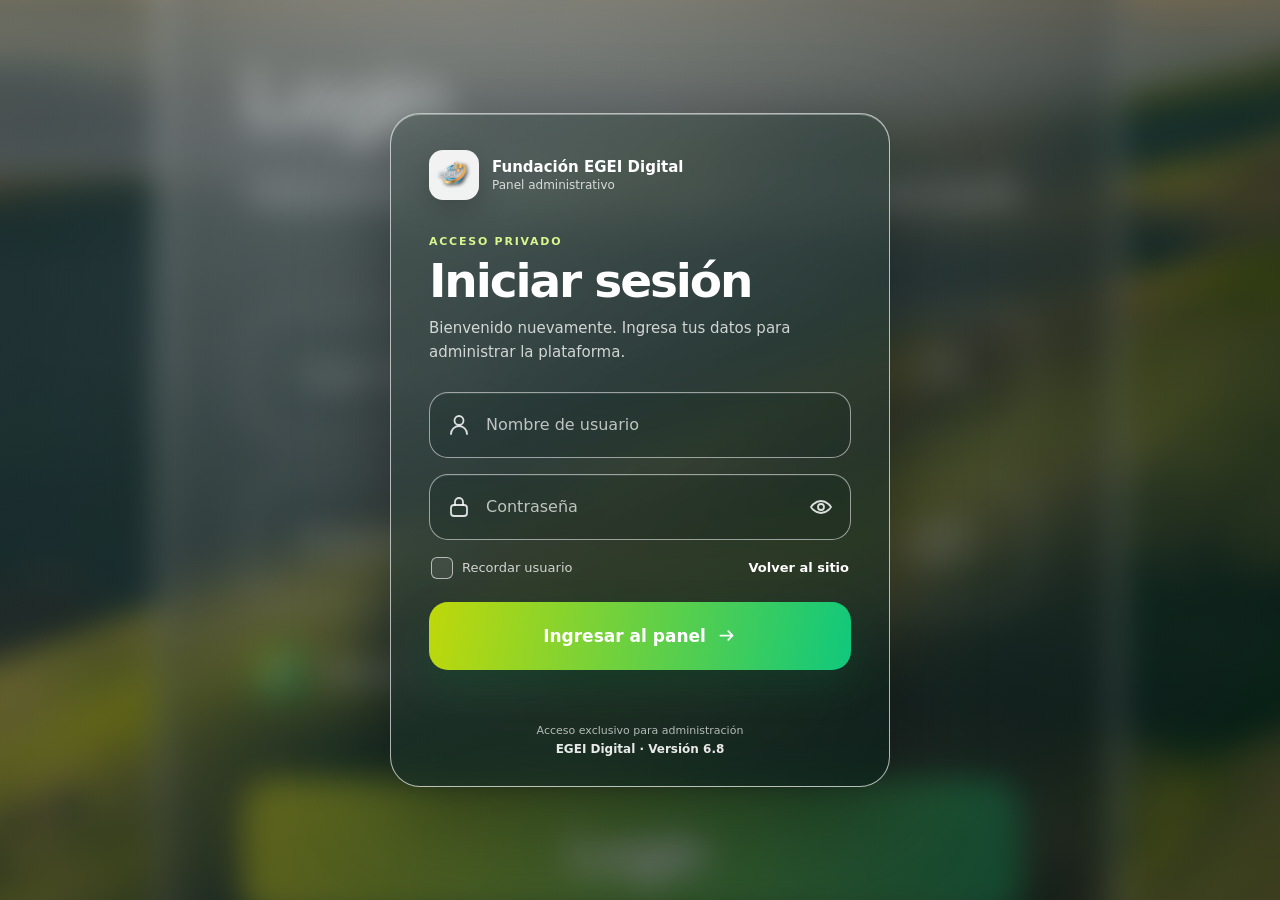
<file: admin/index.html>
<!doctype html>
<html lang="es">
<head>
  <meta charset="utf-8">
  <meta name="viewport" content="width=device-width,initial-scale=1">
  <meta name="theme-color" content="#071a48">
  <title>Panel Premium 6.6 | EGEI Digital</title>
  <link rel="stylesheet" href="../assets/css/style.css">
  <link rel="stylesheet" href="../assets/css/admin-v8.css">
  <link rel="stylesheet" href="../assets/css/admin-v66.css">
</head>
<body class="admin-body">
<div class="v8-admin-shell" id="admin-shell">
  <aside class="v8-sidebar" id="sidebar">
    <div class="v8-brand">
      <img src="../assets/images/branding/logo-egei.png" alt="EGEI Digital">
      <div><strong>EGEI Digital</strong><span>Administración</span></div>
    </div>

    <nav class="v8-nav" aria-label="Panel administrativo">
      <button class="v8-nav-item active" data-section="dashboard"><span>⌂</span><b>Dashboard</b></button>
      <button class="v8-nav-item" data-section="courses"><span>▤</span><b>Cursos</b></button>
      <button class="v8-nav-item" data-section="starts"><span>▣</span><b>Próximos inicios</b></button>
      <button class="v8-nav-item" data-section="banners"><span>▧</span><b>Banners</b></button>
      <button class="v8-nav-item" data-section="news"><span>✦</span><b>Noticias</b></button>
      <button class="v8-nav-item" data-section="registrations"><span>◎</span><b>Preinscripciones</b></button>
      <button class="v8-nav-item" data-section="students"><span>👥</span><b>Estudiantes</b></button>
      <button class="v8-nav-item" data-section="reports"><span>▥</span><b>Reportes</b></button>
      <button class="v8-nav-item" data-section="settings"><span>⚙</span><b>Configuración</b></button>
    </nav>

    <div class="v8-sidebar-bottom">
      <a href="../index.html" class="v8-view-site">Ver página pública</a>
      <button id="logout-button" class="v8-logout">Cerrar sesión</button>
    </div>
  </aside>

  <main class="v8-main">
    <header class="v8-topbar">
      <div class="v8-topbar-left">
        <button class="v8-icon-button" id="sidebar-toggle" aria-label="Contraer menú">☰</button>
        <div>
          <span class="v8-kicker">Panel de administración</span>
          <h1 id="section-title">Dashboard</h1>
        </div>
      </div>

      <div class="v8-topbar-right">
        <div class="v8-clock-card" aria-label="Hora actual de La Paz">
          <span id="current-date">—</span>
          <strong id="current-clock">00:00:00</strong>
          <small>La Paz, Bolivia</small>
        </div>
        <button class="v66-notification-button" id="notification-toggle" aria-label="Ver alertas"><span>♢</span><i id="notification-count">0</i></button>
        <button class="v8-icon-button" id="theme-toggle" aria-label="Cambiar tema">☾</button>
        <div class="v8-user">
          <div class="v8-avatar">AD</div>
          <div><strong>Administrador</strong><span><i></i> Sesión activa</span></div>
        </div>
      </div>
    </header>

    <section class="v8-section active" id="dashboard">
      <div class="v8-welcome">
        <div>
          <span class="v8-kicker">Resumen general</span>
          <h2>Bienvenido al panel de EGEI Digital</h2>
          <p>Controla la actividad del centro de capacitación desde una sola pantalla.</p>
        </div>
        <div class="v66-welcome-actions"><div class="v8-welcome-date" id="welcome-date"></div><button class="v66-command-button" id="command-button"><span>⌘</span> Acceso rápido</button></div>
      </div>

      <div class="v8-metrics">
        <article class="v8-metric"><span class="v8-metric-icon">◎</span><div><small>Preinscripciones</small><strong id="metric-registrations">0</strong><em>Registros guardados</em></div></article>
        <article class="v8-metric"><span class="v8-metric-icon">▤</span><div><small>Cursos disponibles</small><strong id="metric-courses">7</strong><em>Oferta académica</em></div></article>
        <article class="v8-metric"><span class="v8-metric-icon">▣</span><div><small>Próximos inicios</small><strong id="metric-starts">3</strong><em>Fechas programadas</em></div></article>
        <article class="v8-metric"><span class="v8-metric-icon">✦</span><div><small>Noticias publicadas</small><strong id="metric-news">0</strong><em>Publicaciones</em></div></article>
      </div>


      <div class="v66-insight-grid">
        <article class="v8-panel v66-funnel-panel">
          <div class="v8-panel-head"><div><span class="v8-kicker">Embudo comercial</span><h3>Estado de interesados</h3></div><span class="v66-live"><i></i> En vivo</span></div>
          <div class="v66-funnel" id="v66-funnel"></div>
        </article>
        <article class="v8-panel v66-next-panel">
          <div class="v8-panel-head"><div><span class="v8-kicker">Agenda académica</span><h3>Próximos inicios</h3></div><button class="v66-link-button" data-go="starts">Administrar</button></div>
          <div class="v66-next-list" id="v66-next-list"></div>
        </article>
      </div>

      <div class="v66-insight-grid v66-lower-grid">
        <article class="v8-panel">
          <div class="v8-panel-head"><div><span class="v8-kicker">Actividad reciente</span><h3>Últimos interesados</h3></div><button class="v66-link-button" data-go="registrations">Ver todos</button></div>
          <div class="v66-recent-list" id="v66-recent-list"></div>
        </article>
        <article class="v8-panel">
          <div class="v8-panel-head"><div><span class="v8-kicker">Rendimiento</span><h3>Curso más consultado</h3></div></div>
          <div class="v66-top-course" id="v66-top-course"></div>
        </article>
      </div>

      <div class="v8-dashboard-grid">
        <article class="v8-panel v8-chart-panel">
          <div class="v8-panel-head"><div><span class="v8-kicker">Últimos 7 días</span><h3>Actividad de preinscripciones</h3></div><span class="v8-badge">Actualizado</span></div>
          <div class="v8-chart" id="activity-chart"></div>
        </article>

        <article class="v8-panel">
          <div class="v8-panel-head"><div><span class="v8-kicker">Accesos rápidos</span><h3>Gestión principal</h3></div></div>
          <div class="v8-quick-actions">
            <button data-go="courses"><span>＋</span><b>Nuevo curso</b><small>Administrar oferta</small></button>
            <button data-go="starts"><span>◷</span><b>Agregar inicio</b><small>Programar fecha</small></button>
            <button data-go="banners"><span>▧</span><b>Nuevo banner</b><small>Publicar promoción</small></button>
            <button data-go="registrations"><span>◎</span><b>Ver registros</b><small>Revisar interesados</small></button>
          </div>
        </article>

        <article class="v8-panel">
          <div class="v8-panel-head"><div><span class="v8-kicker">Estado del sistema</span><h3>Servicios</h3></div></div>
          <div class="v8-status-list">
            <div><span><i class="ok"></i>Página pública</span><b>Activa</b></div>
            <div><span><i class="ok"></i>Modo oscuro</span><b>Disponible</b></div>
            <div><span><i class="pending"></i>Excel Online</span><b>Pendiente</b></div>
            <div><span><i class="pending"></i>Firebase</span><b>Pendiente</b></div>
          </div>
        </article>

        <article class="v8-panel">
          <div class="v8-panel-head"><div><span class="v8-kicker">Sesión actual</span><h3>Información</h3></div></div>
          <div class="v8-session-info">
            <div><span>Usuario</span><strong>Administrador</strong></div>
            <div><span>Zona horaria</span><strong>America/La_Paz</strong></div>
            <div><span>Versión</span><strong>6.6 Premium</strong></div>
            <div><span>Último acceso</span><strong id="last-access">Ahora</strong></div>
          </div>
        </article>
      </div>
    </section>

    
    
<section class="v8-section" id="courses">
  <div class="v8-module-header">
    <div><span class="v8-kicker">Módulo 5</span><h2>Gestión de cursos</h2><p>Administra la información comercial de cada curso.</p></div>
    <button class="v8-primary-btn" data-open-modal="courses-modal">＋ Agregar curso</button>
  </div>
  <article class="v8-panel">
    <div class="v8-toolbar">
      <input class="v8-search-input" id="courses-search" placeholder="Buscar curso...">
      <span class="v8-count" id="courses-count">0 registros</span>
    </div>
    <div class="v8-table-wrap">
      <table class="v8-data-table">
        <thead><tr><th>Curso</th><th>Duración</th><th>Precio</th><th>Descuento</th><th>Cupos disponibles</th><th>Acciones</th></tr></thead>
        <tbody id="courses-table"></tbody>
      </table>
    </div>
  </article>
  <div class="v8-modal" id="courses-modal" aria-hidden="true">
    <div class="v8-modal-card">
      <div class="v8-modal-head"><div><span class="v8-kicker">Curso</span><h3 id="courses-modal-title">Nuevo curso</h3></div><button class="v8-modal-close" data-close-modal>×</button></div>
      <form id="courses-form" class="v8-admin-form">
        <input type="hidden" name="id">
        <div class="v8-form-grid">
          <label class="full">Nombre del curso<input name="name" required></label>
          <label>Duración<input name="duration" placeholder="Ej.: 1 mes"></label>
          <label>Precio<input name="price" type="number" min="0" placeholder="230"></label>
          <label>Descuento (%)<input name="discount" type="number" min="0" max="100" value="0"></label>
          <label>Cupos disponibles<input name="spots" type="number" min="0" value="20"></label>
          <label class="full">Imagen o ruta<input name="image" placeholder="assets/images/cursos/excel.webp"></label>
          <label class="full">Descripción<textarea name="description" rows="4"></textarea></label>
        </div>
        <div class="v8-form-actions"><button type="button" class="v8-secondary-btn" data-close-modal>Cancelar</button><button type="submit" class="v8-primary-btn">Guardar curso</button></div>
      </form>
    </div>
  </div>
</section>


    
    
<section class="v8-section" id="starts">
  <div class="v8-module-header">
    <div><span class="v8-kicker">Módulo 5</span><h2>Próximos inicios</h2><p>Administra fechas, horarios, modalidad, cupos y color de cada tarjeta.</p></div>
    <button class="v8-primary-btn" data-open-modal="starts-modal">＋ Agregar inicio</button>
  </div>
  <article class="v8-panel">
    <div class="v8-toolbar">
      <input class="v8-search-input" id="starts-search" placeholder="Buscar inicio...">
      <span class="v8-count" id="starts-count">0 registros</span>
    </div>
    <div class="v8-table-wrap">
      <table class="v8-data-table">
        <thead><tr><th>Curso</th><th>Fecha</th><th>Hora</th><th>Modalidad</th><th>Cupos</th><th>Color</th><th>Acciones</th></tr></thead>
        <tbody id="starts-table"></tbody>
      </table>
    </div>
  </article>
  <div class="v8-modal" id="starts-modal" aria-hidden="true">
    <div class="v8-modal-card">
      <div class="v8-modal-head"><div><span class="v8-kicker">Inicio</span><h3 id="starts-modal-title">Nuevo inicio</h3></div><button class="v8-modal-close" data-close-modal>×</button></div>
      <form id="starts-form" class="v8-admin-form">
        <input type="hidden" name="id">
        <div class="v8-form-grid">
          <label class="full">Curso<input name="course" required></label>
          <label>Fecha<input name="date" type="date" required></label>
          <label>Hora<input name="time" type="time"></label>
          <label>Modalidad<select name="modality"><option>Presencial y Virtual</option><option>Presencial</option><option>Virtual</option></select></label>
          <label>Cupos<input name="spots" type="number" min="0" value="20"></label>
          <label>Color de tarjeta<input name="color" type="color" value="#1557d5"></label>
        </div>
        <div class="v8-form-actions"><button type="button" class="v8-secondary-btn" data-close-modal>Cancelar</button><button type="submit" class="v8-primary-btn">Guardar inicio</button></div>
      </form>
    </div>
  </div>
</section>


    
    <section class="v8-section" id="banners">
      <div class="v8-module-header">
        <div><span class="v8-kicker">Módulo 2</span><h2>Gestión de banners</h2><p>Publica y organiza promociones sin editar el código de la página.</p></div>
        <button class="v8-primary-btn" data-open-modal="banners-modal">＋ Agregar</button>
      </div>
      <article class="v8-panel">
        <div class="v8-toolbar">
          <input class="v8-search-input" id="banners-search" placeholder="Buscar...">
          <span class="v8-count" id="banners-count">0 registros</span>
        </div>
        <div class="v8-table-wrap">
          <table class="v8-data-table">
            <thead><tr><th>Título</th><th>Botón</th><th>Expiración</th><th>Estado</th><th>Acciones</th></tr></thead>
            <tbody id="banners-table"></tbody>
          </table>
        </div>
      </article>
      <div class="v8-modal" id="banners-modal" aria-hidden="true">
        <div class="v8-modal-card">
          <div class="v8-modal-head"><div><span class="v8-kicker">Formulario</span><h3 id="banners-modal-title">Nuevo registro</h3></div><button class="v8-modal-close" data-close-modal>×</button></div>
          <form id="banners-form" class="v8-admin-form">
            <input type="hidden" name="id">
            
<div class="v8-form-grid">
<label class="full">Título<input name="title" required></label>
<label class="full">Subtítulo<input name="subtitle"></label>
<label>Texto del botón<input name="buttonText" value="Inscríbete ahora"></label>
<label>Enlace del botón<input name="buttonLink" value="#preinscripcion"></label>
<label class="full">Imagen o ruta<input name="image" placeholder="assets/images/branding/banner-institucional.webp"></label>
<label>Fecha de expiración<input name="expires" type="date"></label>
<label>Estado<select name="status"><option>Activo</option><option>Inactivo</option></select></label>
</div>
            <div class="v8-form-actions"><button type="button" class="v8-secondary-btn" data-close-modal>Cancelar</button><button type="submit" class="v8-primary-btn">Guardar</button></div>
          </form>
        </div>
      </div>
    </section>

    
    <section class="v8-section" id="news">
      <div class="v8-module-header">
        <div><span class="v8-kicker">Módulo 2</span><h2>Noticias</h2><p>Crea publicaciones, borradores y novedades institucionales.</p></div>
        <button class="v8-primary-btn" data-open-modal="news-modal">＋ Agregar</button>
      </div>
      <article class="v8-panel">
        <div class="v8-toolbar">
          <input class="v8-search-input" id="news-search" placeholder="Buscar...">
          <span class="v8-count" id="news-count">0 registros</span>
        </div>
        <div class="v8-table-wrap">
          <table class="v8-data-table">
            <thead><tr><th>Título</th><th>Fecha</th><th>Estado</th><th>Acciones</th></tr></thead>
            <tbody id="news-table"></tbody>
          </table>
        </div>
      </article>
      <div class="v8-modal" id="news-modal" aria-hidden="true">
        <div class="v8-modal-card">
          <div class="v8-modal-head"><div><span class="v8-kicker">Formulario</span><h3 id="news-modal-title">Nuevo registro</h3></div><button class="v8-modal-close" data-close-modal>×</button></div>
          <form id="news-form" class="v8-admin-form">
            <input type="hidden" name="id">
            
<div class="v8-form-grid">
<label class="full">Título<input name="title" required></label>
<label>Fecha<input name="date" type="date" required></label>
<label>Estado<select name="status"><option>Publicado</option><option>Borrador</option></select></label>
<label class="full">Resumen<textarea name="summary" rows="3"></textarea></label>
<label class="full">Contenido<textarea name="content" rows="7"></textarea></label>
</div>
            <div class="v8-form-actions"><button type="button" class="v8-secondary-btn" data-close-modal>Cancelar</button><button type="submit" class="v8-primary-btn">Guardar</button></div>
          </form>
        </div>
      </div>
    </section>

    

<section class="v8-section" id="registrations">
  <div class="v8-crm-heading">
    <div>
      <span class="v8-kicker">Módulo 4</span>
      <h2>CRM de estudiantes</h2>
      <p>Gestiona y da seguimiento profesional a todas las preinscripciones.</p>
    </div>
    <div class="v8-header-actions">
      <button class="v8-secondary-btn" id="registration-export">⇩ Exportar CSV</button>
      <button class="v8-primary-btn" id="crm-new-registration">＋ Nueva preinscripción</button>
    </div>
  </div>

  <div class="v8-crm-metrics">
    <article><span class="crm-icon">👥</span><div><small>Total de interesados</small><strong id="crm-total">0</strong><p>Todos los registros</p></div></article>
    <article><span class="crm-icon green">＋</span><div><small>Nuevos</small><strong id="crm-new">0</strong><p>Recién registrados</p></div></article>
    <article><span class="crm-icon amber">☎</span><div><small>Contactados</small><strong id="crm-contacted">0</strong><p>Ya fueron contactados</p></div></article>
    <article><span class="crm-icon violet">☆</span><div><small>Reservados</small><strong id="crm-reserved">0</strong><p>Apartaron su cupo</p></div></article>
    <article><span class="crm-icon blue">🎓</span><div><small>Inscritos</small><strong id="crm-enrolled">0</strong><p>Matriculados</p></div></article>
    <article><span class="crm-icon green">✓</span><div><small>Finalizados</small><strong id="crm-finished">0</strong><p>Cursos finalizados</p></div></article>
  </div>

  <article class="v8-panel v8-crm-table-panel">
    <div class="v8-crm-filters">
      <input class="v8-search-input" id="registration-search" placeholder="Buscar por nombre, celular o correo...">
      <select class="v8-filter-select" id="crm-course-filter"><option value="">Todos los cursos</option></select>
      <select class="v8-filter-select" id="crm-modality-filter"><option value="">Todas las modalidades</option><option>Presencial</option><option>Virtual</option></select>
      <select class="v8-filter-select" id="registration-status-filter">
        <option value="">Todos los estados</option>
        <option>Nuevo</option><option>Contactado</option><option>Reservado</option><option>Inscrito</option><option>Finalizado</option>
      </select>
      <button class="v8-secondary-btn" id="crm-clear-filters">⌁ Limpiar filtros</button>
    </div>
    <div class="v8-table-wrap">
      <table class="v8-data-table v8-crm-table">
        <thead><tr><th>Fecha</th><th>Nombre completo</th><th>Contacto</th><th>Curso</th><th>Modalidad</th><th>Horario</th><th>Estado</th><th>Acciones</th></tr></thead>
        <tbody id="registration-table"></tbody>
      </table>
    </div>
    <div class="v8-crm-footer">
      <span id="registration-count">0 registros</span>
      <div class="v8-pagination">
        <button id="crm-prev">‹</button><strong id="crm-page">1</strong><button id="crm-next">›</button>
      </div>
      <label>Registros por página
        <select id="crm-page-size"><option>5</option><option>10</option><option>20</option></select>
      </label>
    </div>
  </article>

  <div class="v8-crm-bottom-grid">
    <article class="v8-panel">
      <div class="v8-panel-head"><div><span class="v8-kicker">Resumen</span><h3>Estadísticas rápidas</h3></div></div>
      <div class="v8-quick-stats">
        <div><span>Preinscripciones del día</span><strong id="crm-today">0</strong></div>
        <div><span>Preinscripciones del mes</span><strong id="crm-month">0</strong></div>
        <div><span>Tasa de conversión</span><strong id="crm-conversion">0%</strong></div>
        <div><span>Curso más solicitado</span><strong id="crm-top-course">—</strong></div>
      </div>
    </article>

    <article class="v8-panel">
      <div class="v8-panel-head"><div><span class="v8-kicker">Conversión</span><h3>Estado de interesados</h3></div></div>
      <div class="v8-funnel-bars" id="crm-funnel"></div>
    </article>

    <article class="v8-panel">
      <div class="v8-panel-head"><div><span class="v8-kicker">Gestión</span><h3>Acciones rápidas</h3></div></div>
      <div class="v8-quick-actions-grid">
        <button id="crm-message-all">◉ Enviar mensaje masivo</button>
        <button id="crm-export-all">⇩ Exportar todos</button>
        <button id="crm-report">▥ Ver reporte detallado</button>
        <button id="crm-sync">▣ Sincronizar con Excel</button>
      </div>
    </article>
  </div>

  <div class="v8-modal" id="crm-modal" aria-hidden="true">
    <div class="v8-modal-card">
      <div class="v8-modal-head">
        <div><span class="v8-kicker">CRM</span><h3 id="crm-modal-title">Nueva preinscripción</h3></div>
        <button class="v8-modal-close" data-close-modal>×</button>
      </div>
      <form id="crm-form" class="v8-admin-form">
        <input type="hidden" name="id">
        <div class="v8-form-grid">
          <label>Nombre completo<input name="name" required></label>
          <label>Celular<input name="phone" required></label>
          <label>Correo<input name="email" type="email"></label>
          <label>Curso<input name="course" required></label>
          <label>Modalidad<select name="modality"><option>Presencial</option><option>Virtual</option></select></label>
          <label>Horario<input name="schedule" placeholder="Ej.: Noche"></label>
          <label>Estado<select name="status"><option>Nuevo</option><option>Contactado</option><option>Reservado</option><option>Inscrito</option><option>Finalizado</option></select></label>
          <label>Origen<input name="source" value="Panel administrativo"></label>
          <label class="full">Observaciones<textarea name="comments" rows="4"></textarea></label>
        </div>
        <div class="v8-form-actions">
          <button type="button" class="v8-secondary-btn" data-close-modal>Cancelar</button>
          <button type="submit" class="v8-primary-btn">Guardar registro</button>
        </div>
      </form>
    </div>
  </div>
</section>


    

<section class="v8-section" id="students">
  <div class="v8-module-header">
    <div><span class="v8-kicker">Módulo 5</span><h2>Gestión de estudiantes</h2><p>Organiza a los estudiantes confirmados y su información principal.</p></div>
    <div class="v8-header-actions">
      <label class="v8-import-label">⇧ Importar CSV<input id="students-import" type="file" accept=".csv,text/csv" hidden></label>
      <button class="v8-secondary-btn" id="students-export">⇩ Exportar CSV</button>
      <button class="v8-primary-btn" id="student-new">＋ Nuevo estudiante</button>
    </div>
  </div>
  <article class="v8-panel">
    <div class="v8-crm-filters">
      <input class="v8-search-input" id="student-search" placeholder="Buscar por nombre, celular, correo o curso...">
      <select class="v8-filter-select" id="student-course-filter"><option value="">Todos los cursos</option></select>
      <select class="v8-filter-select" id="student-modality-filter"><option value="">Todas las modalidades</option><option>Presencial</option><option>Virtual</option></select>
      <button class="v8-secondary-btn" id="student-clear">Limpiar</button>
    </div>
    <div class="v8-table-wrap">
      <table class="v8-data-table">
        <thead><tr><th>Estudiante</th><th>Contacto</th><th>Curso</th><th>Modalidad</th><th>Fecha de inscripción</th><th>Observaciones</th><th>Acciones</th></tr></thead>
        <tbody id="students-table"></tbody>
      </table>
    </div>
    <div class="v8-crm-footer"><span id="students-count">0 estudiantes</span></div>
  </article>
  <div class="v8-modal" id="student-modal" aria-hidden="true">
    <div class="v8-modal-card">
      <div class="v8-modal-head"><div><span class="v8-kicker">Estudiante</span><h3 id="student-modal-title">Nuevo estudiante</h3></div><button class="v8-modal-close" data-student-close>×</button></div>
      <form id="student-form" class="v8-admin-form">
        <input type="hidden" name="id">
        <div class="v8-form-grid">
          <label>Nombre completo<input name="name" required></label>
          <label>Celular<input name="phone" required></label>
          <label>Correo<input name="email" type="email"></label>
          <label>Curso<input name="course" required></label>
          <label>Modalidad<select name="modality"><option>Presencial</option><option>Virtual</option></select></label>
          <label>Fecha de inscripción<input name="enrollmentDate" type="date" required></label>
          <label class="full">Observaciones<textarea name="notes" rows="4"></textarea></label>
        </div>
        <div class="v8-form-actions"><button type="button" class="v8-secondary-btn" data-student-close>Cancelar</button><button type="submit" class="v8-primary-btn">Guardar estudiante</button></div>
      </form>
    </div>
  </div>
</section>


<section class="v8-section" id="reports">
  <div class="v8-module-header">
    <div><span class="v8-kicker">Módulo 5</span><h2>Reportes</h2><p>Genera reportes filtrados de preinscripciones y estudiantes.</p></div>
  </div>
  <div class="v8-dashboard-grid">
    <article class="v8-panel">
      <div class="v8-panel-head"><div><span class="v8-kicker">Filtros</span><h3>Preparar reporte</h3></div></div>
      <form id="report-form" class="v8-admin-form v8-report-form">
        <div class="v8-form-grid">
          <label>Origen<select name="source"><option value="registrations">Preinscripciones</option><option value="students">Estudiantes</option></select></label>
          <label>Curso<input name="course" placeholder="Todos"></label>
          <label>Modalidad<select name="modality"><option value="">Todas</option><option>Presencial</option><option>Virtual</option></select></label>
          <label>Estado<select name="status"><option value="">Todos</option><option>Nuevo</option><option>Contactado</option><option>Reservado</option><option>Inscrito</option><option>Finalizado</option></select></label>
          <label>Desde<input name="from" type="date"></label>
          <label>Hasta<input name="to" type="date"></label>
        </div>
        <div class="v8-form-actions">
          <button type="button" class="v8-secondary-btn" id="report-preview">Vista previa</button>
          <button type="button" class="v8-secondary-btn" id="report-print">Guardar como PDF</button>
          <button type="submit" class="v8-primary-btn">Exportar CSV</button>
        </div>
      </form>
    </article>
    <article class="v8-panel">
      <div class="v8-panel-head"><div><span class="v8-kicker">Resumen</span><h3>Resultado del filtro</h3></div></div>
      <div class="v8-report-summary">
        <div><span>Registros encontrados</span><strong id="report-total">0</strong></div>
        <div><span>Curso más frecuente</span><strong id="report-top-course">—</strong></div>
        <div><span>Modalidad principal</span><strong id="report-top-modality">—</strong></div>
      </div>
    </article>
  </div>
  <article class="v8-panel v8-report-preview">
    <div class="v8-panel-head"><div><span class="v8-kicker">Vista previa</span><h3>Datos del reporte</h3></div></div>
    <div class="v8-table-wrap"><table class="v8-data-table"><thead id="report-head"></thead><tbody id="report-body"></tbody></table></div>
  </article>
</section>


<section class="v8-section" id="settings">
  <div class="v8-module-header"><div><span class="v8-kicker">Módulo 5</span><h2>Configuración institucional</h2><p>Edita los datos principales de Fundación EGEI Digital.</p></div></div>
  <div class="v8-dashboard-grid">
    <article class="v8-panel">
      <form id="institution-form" class="v8-admin-form">
        <div class="v8-form-grid">
          <label class="full">Nombre institucional<input name="institution" value="Fundación EGEI Digital"></label>
          <label>WhatsApp<input name="whatsapp" value="59176887684"></label>
          <label>Correo<input name="email" type="email" placeholder="contacto@egeidigital.com"></label>
          <label class="full">Dirección<input name="address" value="Av. 16 de Julio, La Paz"></label>
          <label>Horario de atención<input name="hours" value="Lunes a sábado"></label>
          <label>Facebook<input name="facebook" placeholder="https://facebook.com/..."></label>
          <label>Instagram<input name="instagram" placeholder="https://instagram.com/..."></label>
          <label>Logo o ruta<input name="logo" value="assets/images/branding/logo-egei.png"></label>
          <label>Favicon o ruta<input name="favicon" placeholder="assets/images/branding/favicon.png"></label>
          <label>Color principal<input name="primaryColor" type="color" value="#1557d5"></label>
          <label>Color secundario<input name="secondaryColor" type="color" value="#071a48"></label>
        </div>
        <div class="v8-form-actions"><button class="v8-primary-btn" type="submit">Guardar configuración</button></div>
      </form>
    </article>
    <article class="v8-panel">
      <div class="v8-panel-head"><div><span class="v8-kicker">Integración</span><h3>Excel Online / Power Automate</h3></div></div>
      <form id="sync-settings-form" class="v8-admin-form v8-settings-form">
        <label>Endpoint o webhook<input id="sync-endpoint" type="url" placeholder="https://..."></label>
        <p class="v8-help-text">GitHub Pages necesita un servicio externo para escribir en Excel Online.</p>
        <button class="v8-secondary-btn" type="submit">Guardar conexión</button>
      </form>
      <div class="v8-connection-card">
        <span id="sync-indicator" class="v8-connection-dot"></span>
        <div><strong id="sync-status-title">Modo local</strong><p id="sync-status-text">Los registros se guardan en este navegador.</p></div>
      </div>
    </article>
  </div>
</section>


  </main>
</div>
<div class="v8-toast" id="admin-toast"></div>
<script src="../assets/js/egei-data-service.js"></script>
<script src="../assets/js/admin-v8.js"></script>
<script src="../assets/js/admin-v8-module2.js"></script>
<script src="../assets/js/admin-v8-module4.js"></script>
<script src="../assets/js/admin-v8-module5.js"></script>
<script src="../assets/js/admin-v66.js"></script>
<div class="v66-notification-panel" id="notification-panel" aria-hidden="true"><div class="v66-notification-head"><div><span class="v8-kicker">Centro de alertas</span><h3>Notificaciones</h3></div><button id="notification-close">×</button></div><div id="notification-list"></div></div>
<div class="v66-command-palette" id="command-palette" aria-hidden="true"><div class="v66-command-card"><div class="v66-command-search"><span>⌕</span><input id="command-search" placeholder="Buscar una acción o módulo..."><kbd>ESC</kbd></div><div class="v66-command-results" id="command-results"></div></div></div>
</body>
</html>
</file>
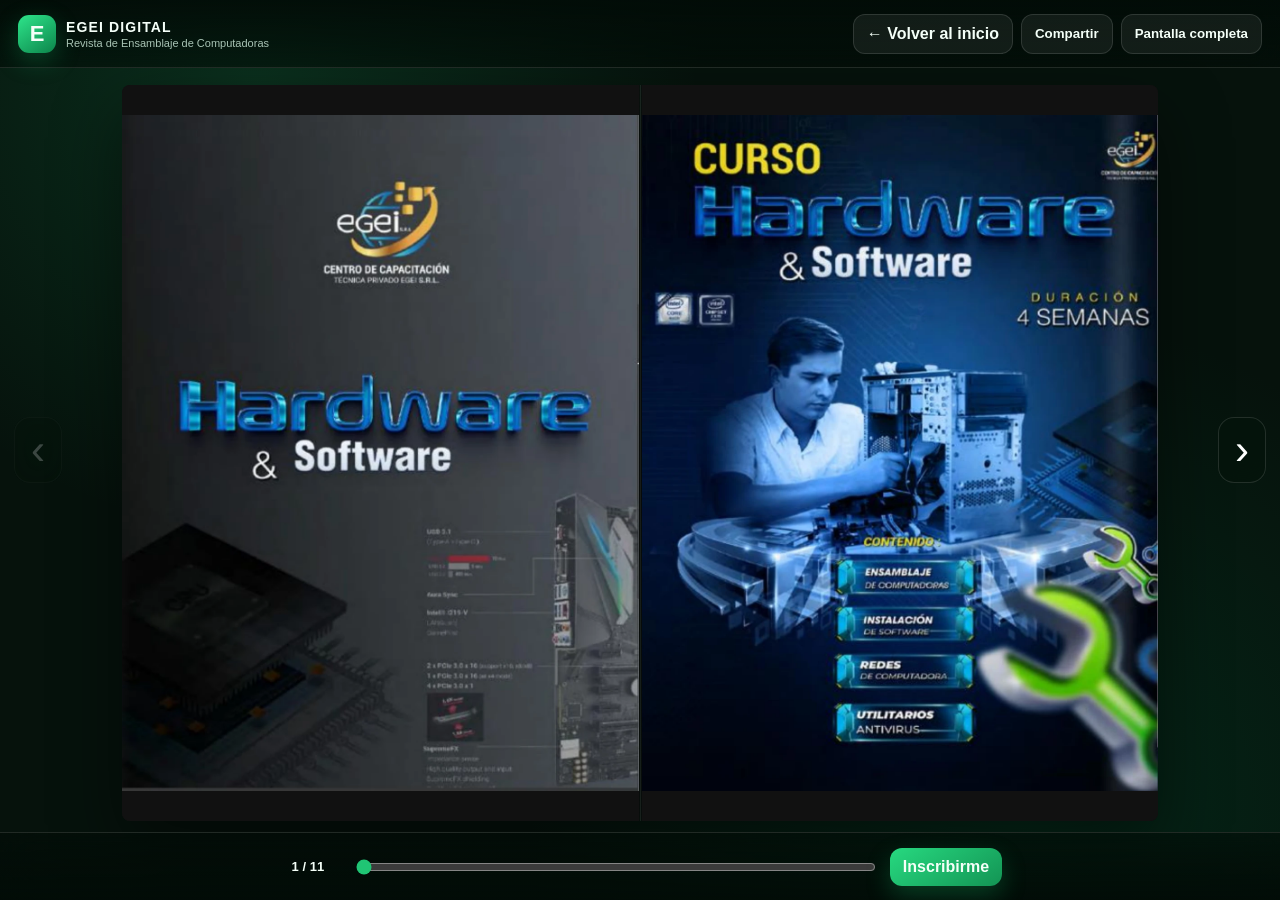
<file: revista-ensamblaje/index.html>
<!doctype html>
<html lang="es">
<head>
  <meta charset="utf-8" />
  <meta name="viewport" content="width=device-width,initial-scale=1,maximum-scale=1,user-scalable=no" />
  <meta name="theme-color" content="#07130d" />
  <meta name="description" content="Revista digital del Curso de Ensamblaje de Computadoras - EGEI Digital" />
  <meta property="og:title" content="Curso de Ensamblaje de Computadoras | EGEI Digital" />
  <meta property="og:description" content="Conoce el contenido, módulos, modalidades y certificación del Curso de Ensamblaje de Computadoras." />
  <meta property="og:image" content="assets/cover.jpg" />
  <title>Ensamblaje de Computadoras | Revista Digital EGEI</title>
  <link rel="icon" href="assets/cover.jpg" />
  <link rel="stylesheet" href="styles.css" />
</head>
<body>
  <main class="app">
    <header class="topbar">
      <div class="brand">
        <div class="brand-mark">E</div>
        <div>
          <strong>EGEI DIGITAL</strong>
          <span>Revista de Ensamblaje de Computadoras</span>
        </div>
      </div>
      <div class="top-actions">
        <a class="icon-btn back-site" href="../" aria-label="Volver al inicio">← Volver al inicio</a>
        <button id="shareBtn" class="icon-btn" aria-label="Compartir">Compartir</button>
        <button id="fullBtn" class="icon-btn" aria-label="Pantalla completa">Pantalla completa</button>
      </div>
    </header>

    <section class="viewer" aria-label="Revista digital">
      <button id="prevBtn" class="nav prev" aria-label="Página anterior">‹</button>
      <div id="book" class="book" aria-live="polite">
        <div class="sheet left"><img id="leftPage" alt="" /></div>
        <div class="gutter"></div>
        <div class="sheet right"><img id="rightPage" alt="" /></div>
        <div id="turnSheet" class="turn-sheet"><img id="turnImage" alt="" /></div>
      </div>
      <button id="nextBtn" class="nav next" aria-label="Página siguiente">›</button>
    </section>

    <footer class="controls">
      <div class="page-info">
          <span id="counter">1 / 11</span>
          <div id="zoomControls" class="zoom-controls" aria-label="Controles de zoom">
            <button id="zoomOut" type="button" aria-label="Alejar">−</button>
            <button id="zoomReset" type="button" aria-label="Restablecer zoom">100%</button>
            <button id="zoomIn" type="button" aria-label="Acercar">+</button>
          </div>
        </div>
      <input id="progress" type="range" min="1" max="11" value="1" aria-label="Ir a página" />
      <a class="cta" href="https://wa.me/59176887684?text=Hola%2C%20quiero%20informaci%C3%B3n%20sobre%20el%20Curso%20de%20Ensamblaje%20de%20Computadoras" target="_blank" rel="noopener">Inscribirme</a>
    </footer>

    <div class="hint" id="hint">Desliza o toca las flechas para pasar página</div>
  </main>

  <script src="app.js"></script>
</body>
</html>
</file>
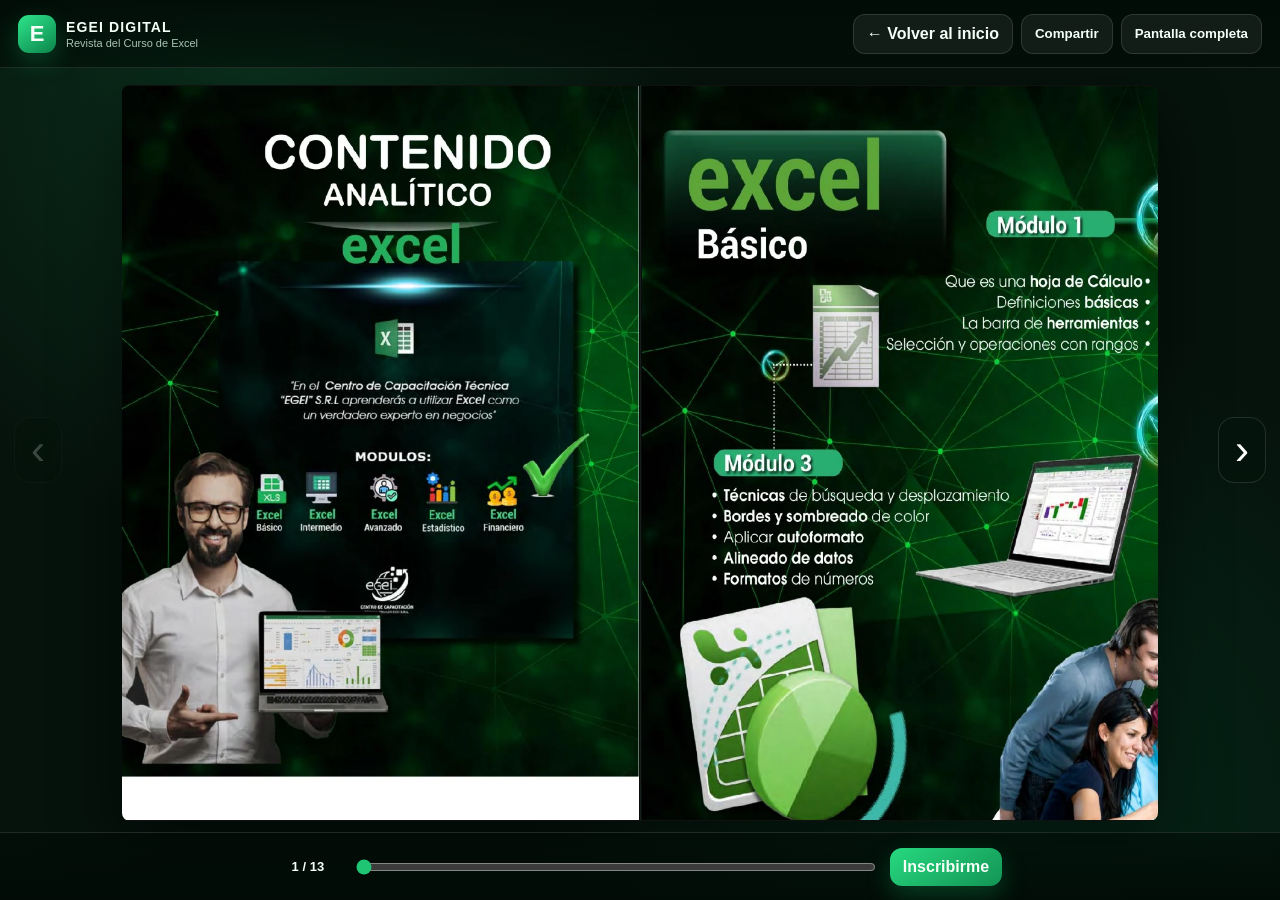
<file: revista-excel/index.html>
<!doctype html>
<html lang="es">
<head>
  <meta charset="utf-8" />
  <meta name="viewport" content="width=device-width,initial-scale=1,maximum-scale=1,user-scalable=no" />
  <meta name="theme-color" content="#07130d" />
  <meta name="description" content="Revista digital del Curso de Excel - EGEI Digital" />
  <meta property="og:title" content="Curso de Excel | EGEI Digital" />
  <meta property="og:description" content="Conoce el contenido, módulos, modalidades y certificación del Curso de Excel." />
  <meta property="og:image" content="assets/cover.jpg" />
  <title>Curso de Excel | Revista Digital EGEI</title>
  <link rel="icon" href="assets/cover.jpg" />
  <link rel="stylesheet" href="styles.css" />
</head>
<body>
  <main class="app">
    <header class="topbar">
      <div class="brand">
        <div class="brand-mark">E</div>
        <div>
          <strong>EGEI DIGITAL</strong>
          <span>Revista del Curso de Excel</span>
        </div>
      </div>
      <div class="top-actions">
        <a class="icon-btn back-site" href="../" aria-label="Volver al inicio">← Volver al inicio</a>
        <button id="shareBtn" class="icon-btn" aria-label="Compartir">Compartir</button>
        <button id="fullBtn" class="icon-btn" aria-label="Pantalla completa">Pantalla completa</button>
      </div>
    </header>

    <section class="viewer" aria-label="Revista digital">
      <button id="prevBtn" class="nav prev" aria-label="Página anterior">‹</button>
      <div id="book" class="book" aria-live="polite">
        <div class="sheet left"><img id="leftPage" alt="" /></div>
        <div class="gutter"></div>
        <div class="sheet right"><img id="rightPage" alt="" /></div>
        <div id="turnSheet" class="turn-sheet"><img id="turnImage" alt="" /></div>
      </div>
      <button id="nextBtn" class="nav next" aria-label="Página siguiente">›</button>
    </section>

    <footer class="controls">
      <div class="page-info">
          <span id="counter">1 / 13</span>
          <div id="zoomControls" class="zoom-controls" aria-label="Controles de zoom">
            <button id="zoomOut" type="button" aria-label="Alejar">−</button>
            <button id="zoomReset" type="button" aria-label="Restablecer zoom">100%</button>
            <button id="zoomIn" type="button" aria-label="Acercar">+</button>
          </div>
        </div>
      <input id="progress" type="range" min="1" max="13" value="1" aria-label="Ir a página" />
      <a class="cta" href="https://wa.me/59176887684?text=Hola%2C%20quiero%20informaci%C3%B3n%20sobre%20el%20Curso%20de%20Excel" target="_blank" rel="noopener">Inscribirme</a>
    </footer>

    <div class="hint" id="hint">Desliza o toca las flechas para pasar página</div>
  </main>

  <script src="app.js"></script>
</body>
</html>
</file>
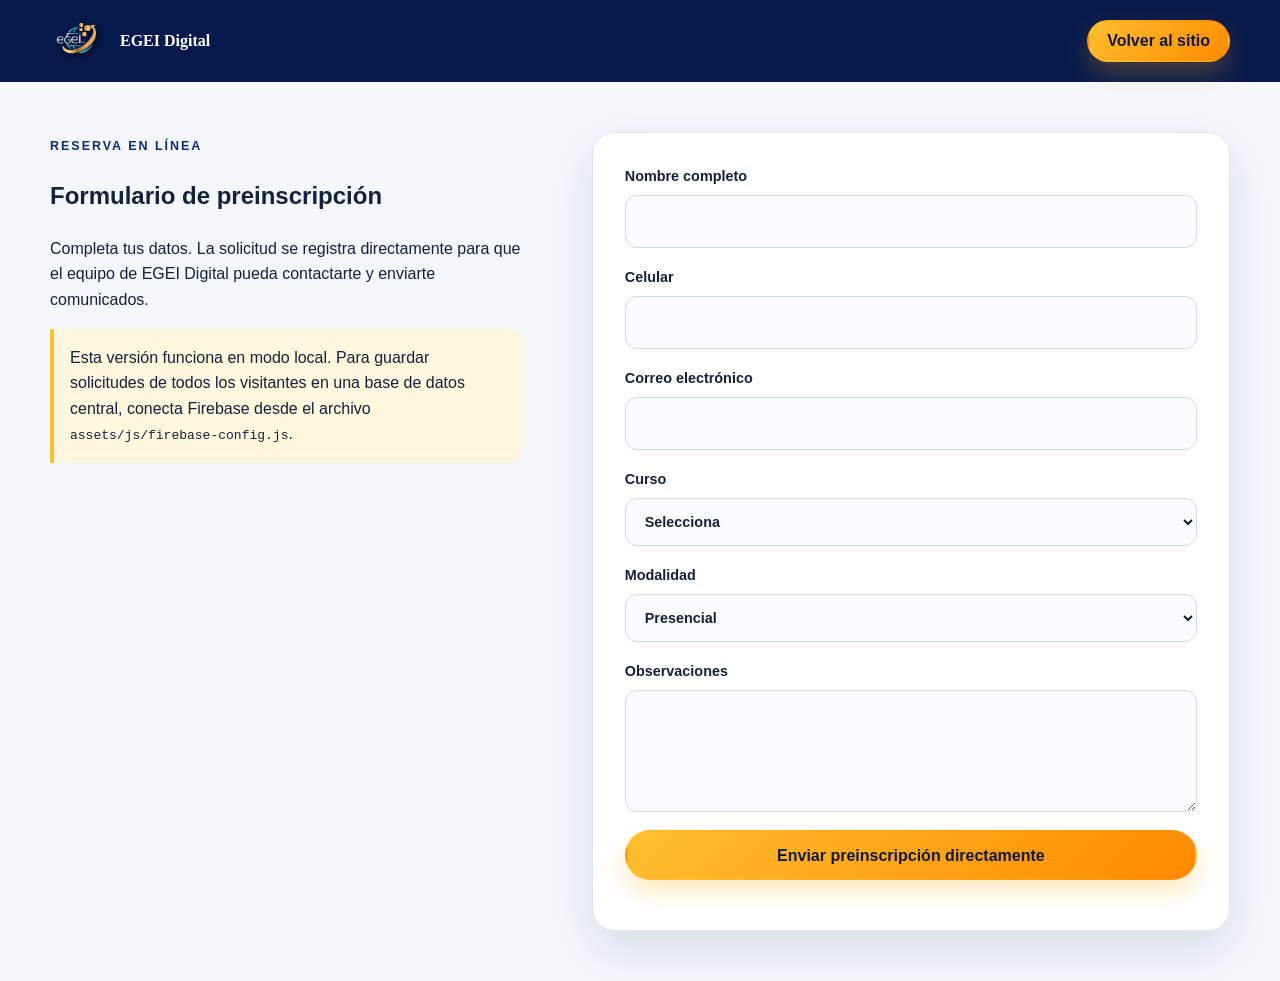
<file: inscripcion.html>
<!doctype html>
<html lang="es">
<head>
<meta charset="utf-8"><meta name="viewport" content="width=device-width,initial-scale=1">
<title>Inscripción | EGEI Digital</title>
<link rel="stylesheet" href="assets/css/style.css?v=67">
</head>
<body class="portal-shell">
<header class="portal-header"><div class="container">
<a class="portal-brand" href="index.html"><img src="assets/images/branding/logo-egei.png" alt="EGEI">EGEI Digital</a>
<a class="btn btn-small" href="index.html">Volver al sitio</a>
</div></header>
<main class="portal-main">
<div class="container contact-grid">
<section>
<span class="eyebrow dark">Reserva en línea</span>
<h1>Formulario de preinscripción</h1>
<p>Completa tus datos. La solicitud se registra directamente para que el equipo de EGEI Digital pueda contactarte y enviarte comunicados.</p>
<div class="portal-note">Esta versión funciona en modo local. Para guardar solicitudes de todos los visitantes en una base de datos central, conecta Firebase desde el archivo <code>assets/js/firebase-config.js</code>.</div>
</section>
<form class="contact-form" id="registration-form">
<label>Nombre completo<input id="reg-name" required></label>
<label>Celular<input id="reg-phone" type="tel" required></label>
<label>Correo electrónico<input id="reg-email" type="email"></label>
<label>Curso<select id="reg-course" required><option value="">Selecciona</option>
<option>Microsoft Excel</option><option>Microsoft Office</option><option>Diseño Gráfico</option>
<option>Redes Sociales</option><option>Comercio Exterior</option><option>Ensamblaje de Computadoras</option>
<option>Secretariado Comercial Administrativo</option></select></label>
<label>Modalidad<select id="reg-modality"><option>Presencial</option><option>Virtual</option></select></label>
<label>Observaciones<textarea id="reg-notes" rows="4"></textarea></label>
<button class="btn" type="submit">Enviar preinscripción directamente</button>
<small id="registration-status"></small>
</form>
</div>
</main>
<script src="assets/js/registration.js?v=67"></script>
</body></html>
</file>
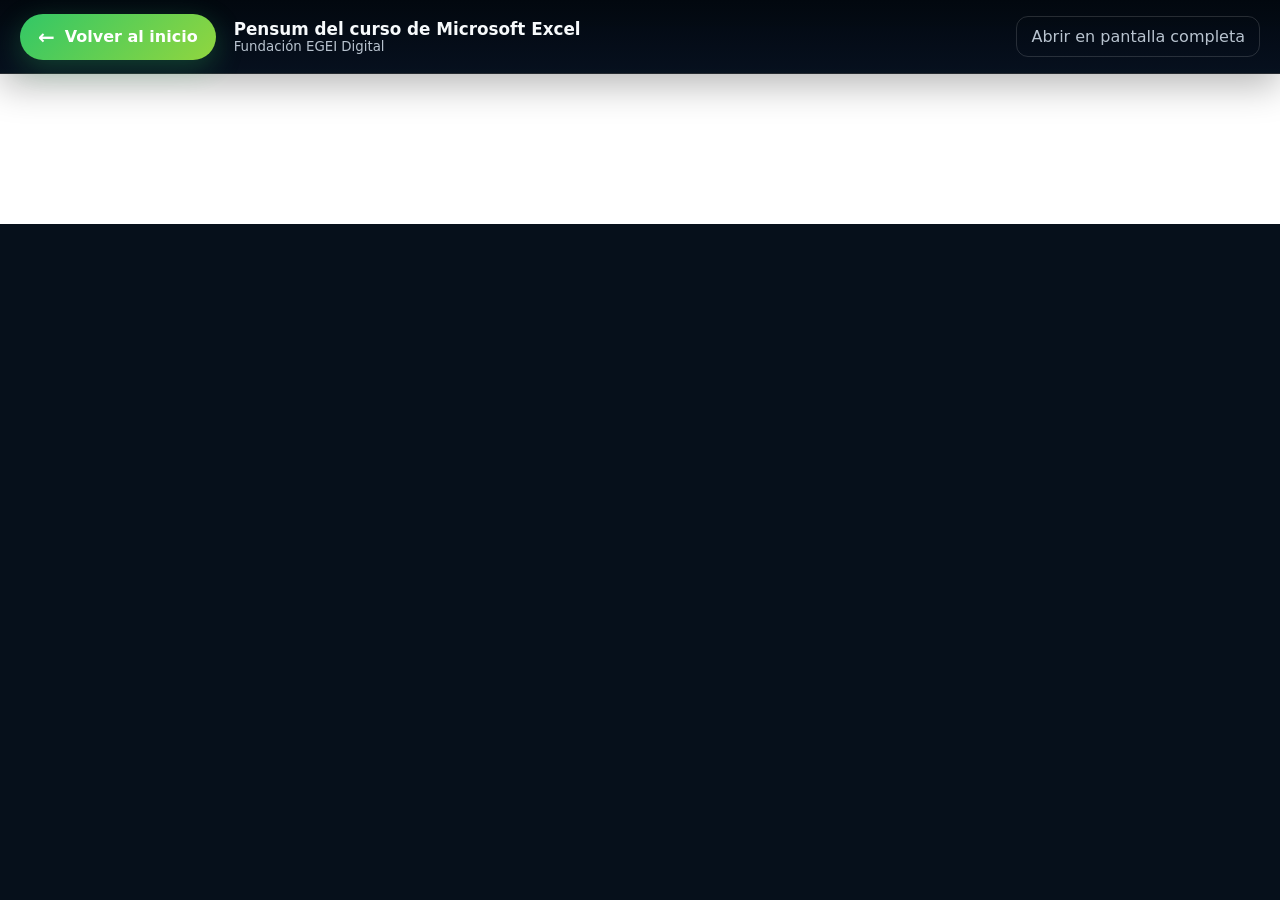
<file: pensum-excel.html>
<!doctype html>
<html lang="es">
<head>
  <meta charset="utf-8">
  <meta name="viewport" content="width=device-width,initial-scale=1">
  <meta name="theme-color" content="#07111f">
  <title>Pensum Microsoft Excel | Fundación EGEI Digital</title>
  <style>
    :root{color-scheme:dark;--bg:#06101b;--panel:rgba(7,17,31,.82);--line:rgba(255,255,255,.14);--text:#f7fafc;--muted:#b8c3cf;--green:#32c766;--green2:#91d63f}
    *{box-sizing:border-box}html,body{margin:0;min-height:100%;background:var(--bg);font-family:Inter,system-ui,-apple-system,"Segoe UI",sans-serif;color:var(--text)}
    body{display:flex;flex-direction:column;overflow:hidden}
    .topbar{height:74px;display:flex;align-items:center;gap:18px;padding:10px 20px;background:linear-gradient(180deg,rgba(2,8,15,.98),rgba(7,17,31,.94));border-bottom:1px solid var(--line);box-shadow:0 12px 36px rgba(0,0,0,.28);z-index:10}
    .back{display:inline-flex;align-items:center;gap:10px;min-height:46px;padding:0 18px;border-radius:999px;text-decoration:none;color:#fff;background:linear-gradient(135deg,var(--green),var(--green2));font-weight:800;box-shadow:0 8px 28px rgba(50,199,102,.28);transition:.2s ease}
    .back:hover{transform:translateY(-2px);box-shadow:0 12px 34px rgba(50,199,102,.38)}
    .back span{font-size:1.25rem}.identity{min-width:0}.identity strong{display:block;font-size:1.05rem}.identity small{display:block;color:var(--muted);white-space:nowrap;overflow:hidden;text-overflow:ellipsis}
    .external{margin-left:auto;color:var(--muted);text-decoration:none;border:1px solid var(--line);padding:10px 14px;border-radius:12px}.external:hover{color:#fff;border-color:rgba(255,255,255,.32)}
    .viewer{position:relative;flex:1;min-height:0}.viewer iframe{width:100%;height:100%;border:0;background:#fff}.fallback{position:absolute;inset:0;display:flex;align-items:center;justify-content:center;text-align:center;padding:24px;z-index:-1}.fallback p{color:var(--muted)}
    @media(max-width:640px){.topbar{height:auto;min-height:68px;padding:9px 12px;gap:10px}.back{padding:0 13px;min-height:43px}.identity strong{font-size:.94rem}.identity small{font-size:.76rem}.external{font-size:0;width:43px;height:43px;padding:0;display:grid;place-items:center}.external:after{content:'↗';font-size:1.2rem}.viewer{height:calc(100dvh - 68px)}}
  </style>
</head>
<body>
  <header class="topbar">
    <a class="back" href="index.html#cursos"><span>←</span> Volver al inicio</a>
    <div class="identity"><strong>Pensum del curso de Microsoft Excel</strong><small>Fundación EGEI Digital</small></div>
    <a class="external" href="https://heyzine.com/flip-book/131fccaf5a.html" target="_blank" rel="noopener noreferrer">Abrir en pantalla completa</a>
  </header>
  <main class="viewer">
    <div class="fallback"><div><h1>Pensum de Microsoft Excel</h1><p>El documento se está cargando.</p></div></div>
    <iframe src="https://heyzine.com/flip-book/131fccaf5a.html" title="Pensum interactivo del curso de Microsoft Excel" allow="fullscreen" allowfullscreen loading="eager" referrerpolicy="strict-origin-when-cross-origin"></iframe>
  </main>
</body>
</html>
</file>
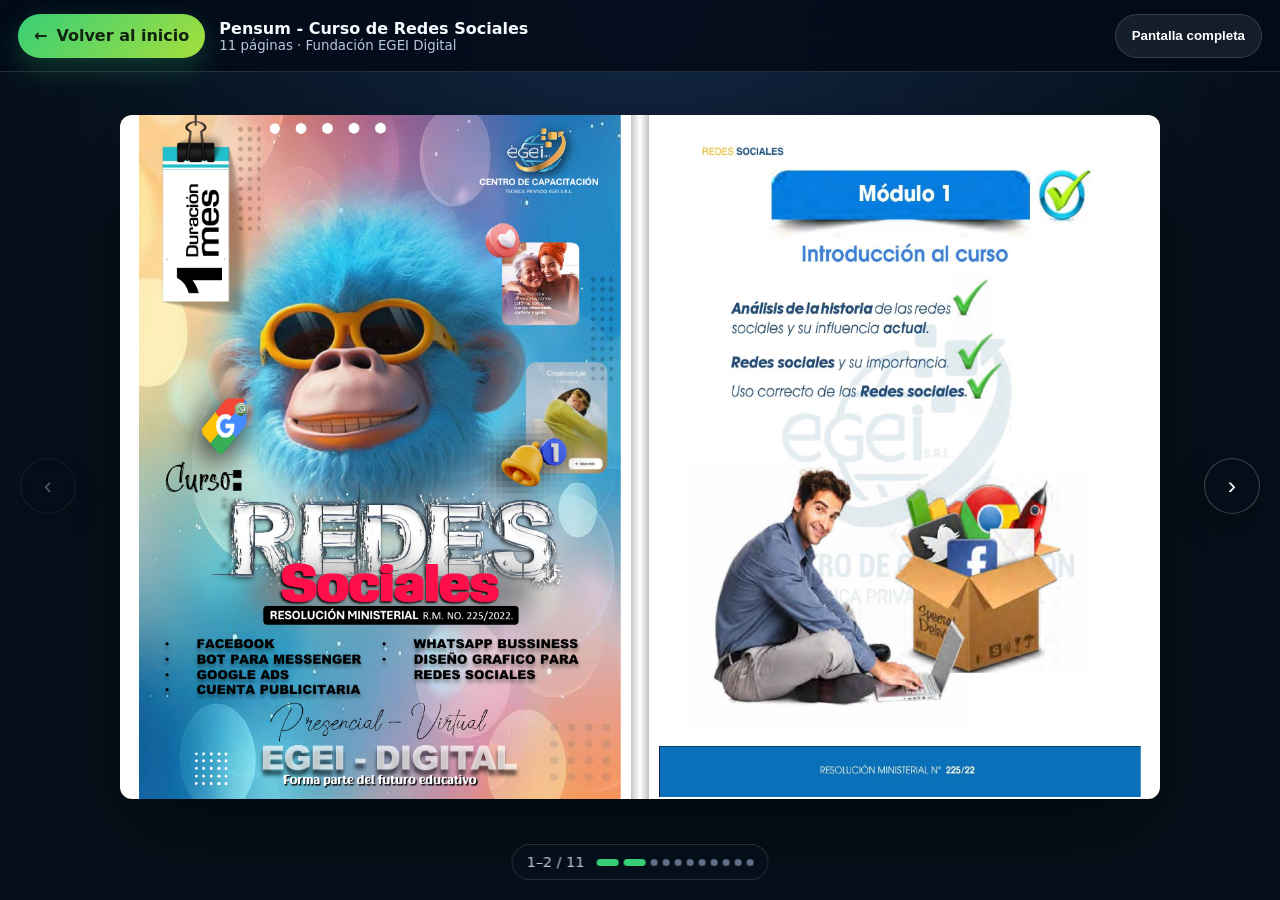
<file: pensum-redes-sociales.html>
<!doctype html>
<html lang="es"><head><meta charset="utf-8"><meta name="viewport" content="width=device-width,initial-scale=1,viewport-fit=cover"><meta name="theme-color" content="#071326"><title>Pensum Redes Sociales | Fundación EGEI Digital</title>
<style>
:root{--bg:#06101b;--panel:#0b1930;--line:rgba(255,255,255,.14);--text:#f7fbff;--muted:#b9c7d8;--green:#36ce76;--green2:#a6df3d}*{box-sizing:border-box}html,body{margin:0;min-height:100%;background:radial-gradient(circle at top,#122744 0,#06101b 55%);font-family:Inter,system-ui,-apple-system,"Segoe UI",sans-serif;color:var(--text)}body{min-height:100dvh;display:flex;flex-direction:column;overflow:hidden}.topbar{display:flex;align-items:center;gap:14px;min-height:72px;padding:10px 18px;background:rgba(3,11,24,.88);border-bottom:1px solid var(--line);backdrop-filter:blur(18px);z-index:20}.back,.full{display:inline-flex;align-items:center;justify-content:center;gap:9px;min-height:44px;padding:0 16px;border:0;border-radius:999px;text-decoration:none;font-weight:850;cursor:pointer}.back{color:#10230f;background:linear-gradient(135deg,var(--green),var(--green2));box-shadow:0 10px 28px rgba(54,206,118,.26)}.full{margin-left:auto;color:#fff;background:rgba(255,255,255,.08);border:1px solid var(--line)}.identity{min-width:0}.identity strong{display:block;font-size:1rem}.identity small{display:block;color:var(--muted)}.viewer{position:relative;flex:1;min-height:0;display:grid;place-items:center;padding:18px 88px 76px;overflow:hidden}.book{position:relative;display:grid;grid-template-columns:repeat(2,minmax(0,1fr));width:min(1040px,92vw);height:min(76vh,780px);background:#101010;border-radius:12px;box-shadow:0 34px 90px rgba(0,0,0,.48);overflow:hidden;perspective:1800px}.book::after{content:"";position:absolute;left:50%;top:0;bottom:0;width:18px;transform:translateX(-50%);background:linear-gradient(90deg,rgba(0,0,0,.22),rgba(255,255,255,.08),rgba(0,0,0,.24));z-index:8;pointer-events:none}.page{display:none;min-width:0;height:100%;background:#fff;overflow:hidden;animation:turn .38s ease}.page.visible{display:block}.page img{display:block;width:100%;height:100%;object-fit:contain;background:#fff}@keyframes turn{from{opacity:.35;transform:rotateY(4deg) scale(.985)}to{opacity:1;transform:none}}.nav{position:absolute;top:50%;transform:translateY(-50%);width:56px;height:56px;border-radius:50%;border:1px solid rgba(255,255,255,.22);background:rgba(6,16,27,.78);color:#fff;font-size:1.55rem;cursor:pointer;backdrop-filter:blur(12px);box-shadow:0 12px 30px rgba(0,0,0,.3)}.prev{left:20px}.next{right:20px}.nav:disabled{opacity:.3;cursor:not-allowed}.controls{position:absolute;left:50%;bottom:20px;transform:translateX(-50%);display:flex;align-items:center;gap:12px;padding:9px 14px;border-radius:999px;background:rgba(6,16,27,.84);border:1px solid var(--line);backdrop-filter:blur(14px)}.controls span{color:var(--muted);font-size:.9rem}.dots{display:flex;gap:5px}.dot{width:7px;height:7px;border:0;border-radius:50%;background:#607086;padding:0;cursor:pointer}.dot.active{width:22px;border-radius:999px;background:var(--green)}
@media(max-width:760px){.topbar{min-height:64px;padding:8px 10px;gap:9px}.back{padding:0 12px}.back .label{display:none}.identity strong{font-size:.9rem}.identity small{font-size:.72rem}.full{font-size:0;width:44px;padding:0}.full::after{content:"⛶";font-size:1.15rem}.viewer{padding:10px 12px 72px}.book{grid-template-columns:1fr;width:min(92vw,520px);height:min(75vh,720px)}.book::after{display:none}.nav{top:auto;bottom:16px;width:48px;height:48px;z-index:12}.prev{left:14px}.next{right:14px}.controls{bottom:17px;max-width:calc(100% - 130px)}}@media(prefers-reduced-motion:reduce){.page{animation:none}}
</style></head><body><header class="topbar"><a class="back" href="index.html#cursos"><span>←</span><span class="label">Volver al inicio</span></a><div class="identity"><strong>Pensum - Curso de Redes Sociales</strong><small>11 páginas · Fundación EGEI Digital</small></div><button class="full" id="fullscreen" type="button">Pantalla completa</button></header><main class="viewer" id="viewer"><button class="nav prev" id="prev" aria-label="Página anterior">‹</button><div class="book" id="book"><div class="page" data-page="1"><img src="assets/pensum/redes-sociales/page-01.png" alt="Pensum de Redes Sociales - página 1" loading="eager"></div>
<div class="page" data-page="2"><img src="assets/pensum/redes-sociales/page-02.png" alt="Pensum de Redes Sociales - página 2" loading="eager"></div>
<div class="page" data-page="3"><img src="assets/pensum/redes-sociales/page-03.png" alt="Pensum de Redes Sociales - página 3" loading="lazy"></div>
<div class="page" data-page="4"><img src="assets/pensum/redes-sociales/page-04.png" alt="Pensum de Redes Sociales - página 4" loading="lazy"></div>
<div class="page" data-page="5"><img src="assets/pensum/redes-sociales/page-05.png" alt="Pensum de Redes Sociales - página 5" loading="lazy"></div>
<div class="page" data-page="6"><img src="assets/pensum/redes-sociales/page-06.png" alt="Pensum de Redes Sociales - página 6" loading="lazy"></div>
<div class="page" data-page="7"><img src="assets/pensum/redes-sociales/page-07.png" alt="Pensum de Redes Sociales - página 7" loading="lazy"></div>
<div class="page" data-page="8"><img src="assets/pensum/redes-sociales/page-08.png" alt="Pensum de Redes Sociales - página 8" loading="lazy"></div>
<div class="page" data-page="9"><img src="assets/pensum/redes-sociales/page-09.png" alt="Pensum de Redes Sociales - página 9" loading="lazy"></div>
<div class="page" data-page="10"><img src="assets/pensum/redes-sociales/page-10.png" alt="Pensum de Redes Sociales - página 10" loading="lazy"></div>
<div class="page" data-page="11"><img src="assets/pensum/redes-sociales/page-11.png" alt="Pensum de Redes Sociales - página 11" loading="lazy"></div></div><button class="nav next" id="next" aria-label="Página siguiente">›</button><div class="controls"><span id="counter">1 / 11</span><div class="dots" id="dots" aria-label="Navegación por páginas"></div></div></main>
<script>
const pages=[...document.querySelectorAll('.page')],book=document.querySelector('#book'),counter=document.querySelector('#counter'),prev=document.querySelector('#prev'),next=document.querySelector('#next'),dots=document.querySelector('#dots');let current=0;const mobile=()=>matchMedia('(max-width:760px)').matches;const step=()=>mobile()?1:2;pages.forEach((_,i)=>{const b=document.createElement('button');b.className='dot';b.type='button';b.ariaLabel='Ir a la página '+(i+1);b.addEventListener('click',()=>{current=i;render()});dots.appendChild(b)});function render(){const count=step();if(!mobile())current=Math.floor(current/2)*2;pages.forEach((p,i)=>p.classList.toggle('visible',i>=current&&i<current+count));counter.textContent=(current+1)+(count===2&&current+1<pages.length?'–'+Math.min(current+2,pages.length):'')+' / '+pages.length;prev.disabled=current===0;next.disabled=current+count>=pages.length;[...dots.children].forEach((d,i)=>d.classList.toggle('active',i>=current&&i<current+count))}prev.addEventListener('click',()=>{current=Math.max(0,current-step());render()});next.addEventListener('click',()=>{current=Math.min(pages.length-1,current+step());render()});addEventListener('resize',render);addEventListener('keydown',e=>{if(e.key==='ArrowRight')next.click();if(e.key==='ArrowLeft')prev.click();if(e.key==='Escape'&&document.fullscreenElement)document.exitFullscreen()});let x=0;book.addEventListener('touchstart',e=>x=e.touches[0].clientX,{passive:true});book.addEventListener('touchend',e=>{const d=e.changedTouches[0].clientX-x;if(Math.abs(d)>45)(d<0?next:prev).click()},{passive:true});document.querySelector('#fullscreen').addEventListener('click',async()=>{try{document.fullscreenElement?await document.exitFullscreen():await document.querySelector('#viewer').requestFullscreen()}catch(e){}});render();
</script></body></html>
</file>
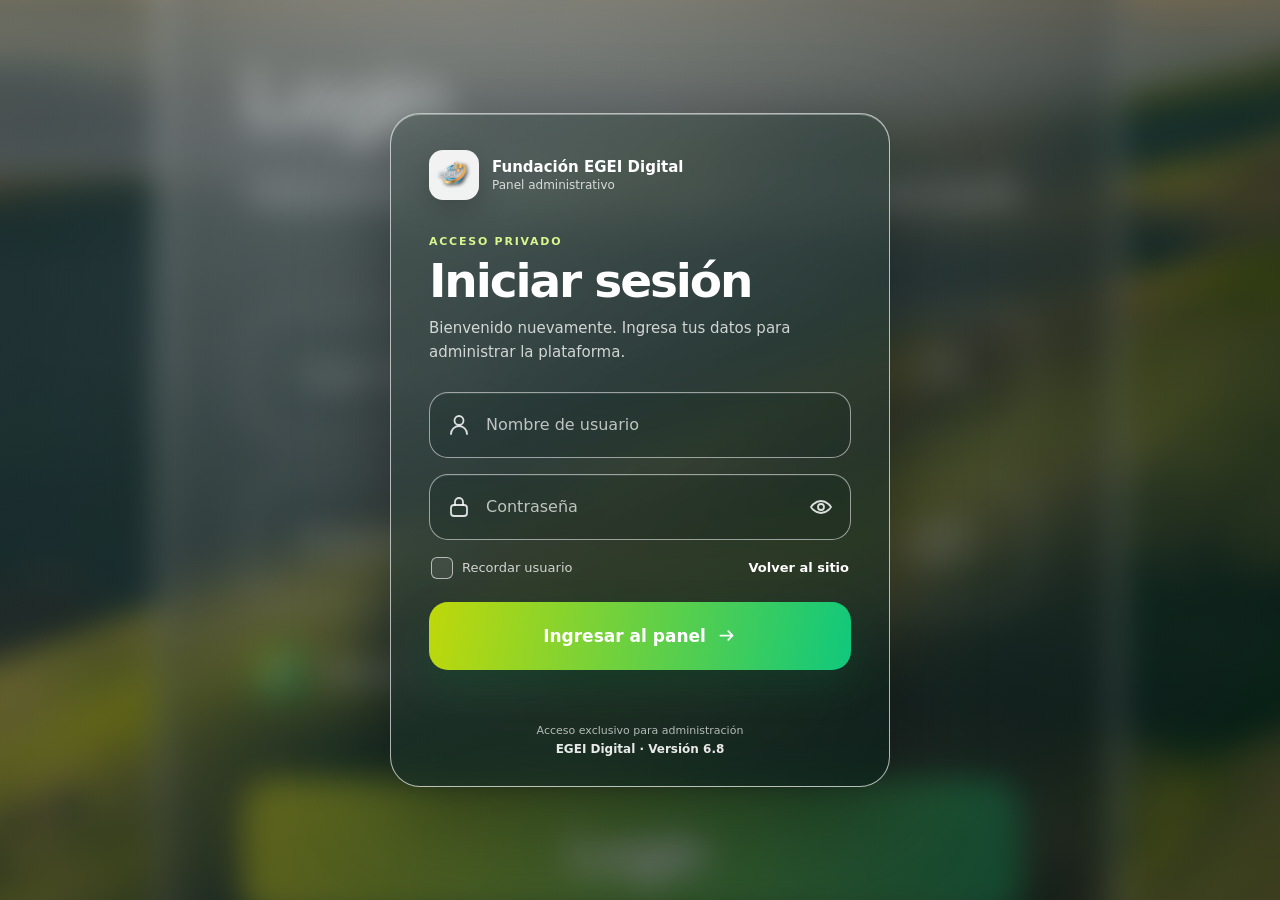
<file: admin/login.html>
<!doctype html>
<html lang="es">
<head>
  <meta charset="utf-8">
  <meta name="viewport" content="width=device-width,initial-scale=1">
  <meta name="theme-color" content="#0e271f">
  <title>Ingreso al panel | EGEI Digital</title>
  <link rel="stylesheet" href="../assets/css/login-premium.css?v=68">
</head>
<body class="login-premium-page">
  <div class="login-backdrop" aria-hidden="true"></div>
  <div class="login-shade" aria-hidden="true"></div>

  <main class="login-layout">
    <section class="login-glass-card" aria-labelledby="login-title">
      <header class="login-brand">
        <img src="../assets/images/branding/logo-egei.png" alt="Fundación EGEI Digital">
        <div>
          <strong>Fundación EGEI Digital</strong>
          <span>Panel administrativo</span>
        </div>
      </header>

      <div class="login-heading">
        <span class="login-kicker">ACCESO PRIVADO</span>
        <h1 id="login-title">Iniciar sesión</h1>
        <p>Bienvenido nuevamente. Ingresa tus datos para administrar la plataforma.</p>
      </div>

      <form id="login-form" class="login-form" novalidate>
        <label class="login-field" for="login-user">
          <span class="sr-only">Usuario</span>
          <span class="field-icon" aria-hidden="true">
            <svg viewBox="0 0 24 24"><path d="M12 12a4.5 4.5 0 1 0 0-9 4.5 4.5 0 0 0 0 9Zm-8 9a8 8 0 0 1 16 0"/></svg>
          </span>
          <input id="login-user" name="username" autocomplete="username" required placeholder="Nombre de usuario">
        </label>

        <label class="login-field" for="login-password">
          <span class="sr-only">Contraseña</span>
          <span class="field-icon" aria-hidden="true">
            <svg viewBox="0 0 24 24"><rect x="4" y="10" width="16" height="11" rx="3"/><path d="M8 10V7a4 4 0 0 1 8 0v3"/></svg>
          </span>
          <input id="login-password" name="password" type="password" autocomplete="current-password" required placeholder="Contraseña">
          <button id="toggle-password" class="password-toggle" type="button" aria-label="Mostrar contraseña" title="Mostrar contraseña">
            <svg class="eye-open" viewBox="0 0 24 24"><path d="M2 12s3.5-6 10-6 10 6 10 6-3.5 6-10 6S2 12 2 12Z"/><circle cx="12" cy="12" r="3"/></svg>
            <svg class="eye-closed" viewBox="0 0 24 24"><path d="m3 3 18 18M10.6 6.2A11 11 0 0 1 12 6c6.5 0 10 6 10 6a18 18 0 0 1-3 3.8M6.4 6.4C3.6 8.2 2 12 2 12s3.5 6 10 6a10 10 0 0 0 4-.8M9.9 9.9a3 3 0 0 0 4.2 4.2"/></svg>
          </button>
        </label>

        <div class="login-options">
          <label class="remember-option">
            <input id="remember-user" type="checkbox">
            <span class="custom-check" aria-hidden="true">✓</span>
            <span>Recordar usuario</span>
          </label>
          <a href="../index.html">Volver al sitio</a>
        </div>

        <button class="login-submit" type="submit">
          <span>Ingresar al panel</span>
          <svg viewBox="0 0 24 24" aria-hidden="true"><path d="M5 12h14M14 7l5 5-5 5"/></svg>
        </button>

        <p class="login-error" id="login-error" role="alert" aria-live="polite"></p>
      </form>

      <footer class="login-footer">
        <span>Acceso exclusivo para administración</span>
        <strong>EGEI Digital · Versión 6.8</strong>
      </footer>
    </section>
  </main>

  <script src="../assets/js/login-premium.js?v=68"></script>
</body>
</html>
</file>
<file: assets/css/style.css>
:root{
  --navy:#07194c;
  --navy-2:#0b2d78;
  --blue:#00a9e8;
  --gold:#ffbf2f;
  --purple:#5a16e8;
  --green:#138a42;
  --white:#fff;
  --ink:#15213a;
  --muted:#65708a;
  --surface:#f4f7fc;
  --line:#dfe6f2;
  --shadow:0 18px 50px rgba(7,25,76,.12);
  --radius:22px;
  --container:1180px;
}
*{box-sizing:border-box}
html{scroll-behavior:smooth}
body{margin:0;font-family:"Open Sans",sans-serif;color:var(--ink);background:var(--white);line-height:1.6;overflow-x:hidden}
img{display:block;max-width:100%}
a{color:inherit;text-decoration:none}
button,input,select,textarea{font:inherit}
button{cursor:pointer}
.container{width:min(calc(100% - 32px),var(--container));margin-inline:auto}
.skip-link{position:fixed;left:16px;top:-60px;background:#fff;padding:12px;z-index:999}
.skip-link:focus{top:16px}

.site-header{position:sticky;top:0;z-index:50;background:rgba(4,16,53,.94);backdrop-filter:blur(14px);box-shadow:0 8px 30px rgba(0,0,0,.15)}
.navbar{min-height:78px;display:flex;align-items:center;justify-content:space-between;gap:24px}
.brand{display:flex;align-items:center;gap:12px;color:#fff}
.brand img{width:64px;height:52px;object-fit:contain}
.brand span{display:grid;line-height:1.2}
.brand strong{font:800 1rem Montserrat}
.brand small{color:#c6d5f4;font-size:.72rem}
.nav-links{display:flex;align-items:center;gap:22px;color:#fff;font-weight:700;font-size:.9rem}
.nav-links>a:not(.btn):hover{color:var(--gold)}
.menu-toggle{display:none;background:transparent;border:0;padding:10px}
.menu-toggle span{display:block;width:27px;height:3px;margin:5px;border-radius:4px;background:#fff}

.btn{display:inline-flex;justify-content:center;align-items:center;min-height:50px;padding:0 22px;border:2px solid transparent;border-radius:999px;background:linear-gradient(135deg,var(--gold),#ff8a00);color:#111a35;font-weight:900;box-shadow:0 12px 25px rgba(255,170,0,.25);transition:.2s}
.btn:hover{transform:translateY(-2px);box-shadow:0 16px 30px rgba(255,170,0,.34)}
.btn-small{min-height:42px;padding-inline:18px}
.btn-outline{color:#fff;background:rgba(255,255,255,.08);border-color:rgba(255,255,255,.65);box-shadow:none}
.btn-light{background:#fff;color:var(--navy);box-shadow:none}

.hero-slider{min-height:680px;position:relative;background:var(--navy)}
.hero-slide{position:absolute;inset:0;display:grid;align-items:center;opacity:0;visibility:hidden;transform:scale(1.01);transition:opacity .7s,visibility .7s,transform 1.2s}
.hero-slide.active{opacity:1;visibility:visible;transform:scale(1)}
.hero-image{position:absolute;inset:0;background-position:center;background-size:cover}
.hero-overlay{position:absolute;inset:0;background:linear-gradient(90deg,rgba(3,12,43,.97),rgba(3,12,43,.72) 46%,rgba(3,12,43,.16) 78%)}
.hero-overlay-green{background:linear-gradient(90deg,rgba(2,45,21,.97),rgba(3,55,29,.76) 48%,rgba(2,29,18,.22) 78%)}
.hero-overlay-blue{background:linear-gradient(90deg,rgba(3,24,72,.97),rgba(0,77,146,.74) 48%,rgba(0,63,125,.18) 78%)}
.hero-content{position:relative;z-index:2;color:#fff;padding-block:90px}
.hero h1,.hero h2{max-width:760px;margin:14px 0 20px;font:900 clamp(2.5rem,6vw,5.3rem)/.99 Montserrat;letter-spacing:-3px;text-wrap:balance}
.hero p{max-width:630px;font-size:clamp(1rem,2vw,1.22rem);color:#d9e5ff}
.eyebrow{display:inline-flex;text-transform:uppercase;letter-spacing:2px;font-weight:800;font-size:.78rem;color:var(--gold)}
.eyebrow.dark{color:var(--navy-2)}
.hero-actions{display:flex;flex-wrap:wrap;gap:14px;margin-top:32px}
.hero-controls{position:absolute;z-index:6;left:50%;bottom:28px;transform:translateX(-50%);display:flex;align-items:center;justify-content:center;gap:14px;pointer-events:none}
.hero-controls button{pointer-events:auto}
.hero-arrow{width:42px;height:42px;border:1px solid rgba(255,255,255,.5);border-radius:50%;background:rgba(4,16,53,.48);color:#fff;font-size:1.8rem}
.hero-dots{display:flex;gap:8px;padding:10px 13px;background:rgba(4,16,53,.46);border-radius:99px}
.hero-dot{width:10px;height:10px;border:0;border-radius:50%;background:rgba(255,255,255,.45)}
.hero-dot.active{width:28px;border-radius:99px;background:var(--gold)}

.quick-info{position:relative;z-index:3;margin-top:-40px}
.quick-grid{display:grid;grid-template-columns:repeat(4,1fr);background:#fff;border-radius:var(--radius);box-shadow:var(--shadow);overflow:hidden}
.quick-grid article{padding:24px;text-align:center;border-right:1px solid var(--line)}
.quick-grid article:last-child{border:0}
.quick-grid strong{display:block;font:900 1.6rem Montserrat;color:var(--navy-2)}
.quick-grid span{color:var(--muted);font-size:.9rem}

.section{padding:100px 0}
.section-alt{background:var(--surface)}
.section-heading{max-width:760px;margin:0 auto 44px;text-align:center}
.section-heading.left{margin:0;text-align:left}
.section-heading h2,.contact-copy h2,.promo-card h2{margin:8px 0 14px;font:900 clamp(2rem,4vw,3.4rem)/1.08 Montserrat;letter-spacing:-1.6px}
.section-heading p{color:var(--muted)}

.starts-grid{display:grid;gap:18px}
.start-card{display:grid;grid-template-columns:92px 1fr auto;align-items:center;gap:24px;padding:22px 26px;border:1px solid var(--line);border-radius:20px;background:#fff;box-shadow:0 9px 28px rgba(7,25,76,.07)}
.start-date{width:74px;height:74px;display:grid;place-items:center;align-content:center;border-radius:18px;color:#fff;background:linear-gradient(135deg,var(--navy-2),var(--purple))}
.start-date strong{font:900 1.65rem/1 Montserrat}
.start-date span{font-size:.74rem;font-weight:900}
.start-card h3{margin:4px 0 3px;font:800 1.15rem Montserrat}
.start-card p{margin:0;color:var(--muted)}
.status{color:var(--green);font-size:.76rem;font-weight:900;text-transform:uppercase}

.course-tools{display:flex;align-items:end;justify-content:space-between;gap:24px;margin-bottom:28px}
.course-search{display:grid;gap:7px;width:min(100%,450px);font-weight:800;font-size:.86rem}
.course-search input{width:100%;padding:14px 18px;border:1px solid #cfd8e8;border-radius:999px;background:#fff}
.course-filters{display:flex;flex-wrap:wrap;gap:8px}
.filter-btn{border:1px solid var(--line);background:#fff;color:var(--navy-2);font-weight:800;padding:10px 14px;border-radius:999px}
.filter-btn.active,.filter-btn:hover{background:var(--navy-2);color:#fff}
.courses-grid{display:grid;grid-template-columns:repeat(3,1fr);gap:26px}
.course-card{border-radius:var(--radius);overflow:hidden;background:#fff;border:1px solid var(--line);box-shadow:0 10px 30px rgba(12,35,85,.07);transition:.25s}
.course-card:hover{transform:translateY(-8px);box-shadow:var(--shadow)}
.course-card img{width:100%;aspect-ratio:1/1;object-fit:cover}
.course-body{padding:22px}
.course-body h3{margin:10px 0 8px;font:800 1.22rem Montserrat}
.course-body p{min-height:76px;color:var(--muted)}
.tag{display:inline-flex;padding:5px 10px;border-radius:99px;background:#e9f2ff;color:var(--navy-2);font-size:.75rem;font-weight:800}
.text-link{padding:0;border:0;background:transparent;color:var(--navy-2);font-weight:900}
.text-link:hover{color:var(--purple)}
.course-card.is-hidden{display:none}
.empty-state{text-align:center;color:var(--muted);font-weight:800}

.benefits-grid{display:grid;grid-template-columns:repeat(4,1fr);gap:22px}
.benefits-grid article{padding:30px 24px;background:#fff;border-radius:var(--radius);box-shadow:0 8px 25px rgba(7,25,76,.07)}
.icon{width:48px;height:48px;display:grid;place-items:center;border-radius:15px;color:#fff;background:linear-gradient(135deg,var(--navy-2),var(--blue));font-weight:900;font-size:1.2rem}
.benefits-grid h3{font:800 1.08rem Montserrat;margin:18px 0 8px}
.benefits-grid p{color:var(--muted);font-size:.94rem}

.stats-section{padding-top:0}
.stats-grid{display:grid;grid-template-columns:repeat(4,1fr);gap:18px}
.stats-grid article{padding:32px;border-radius:22px;text-align:center;color:#fff;background:linear-gradient(135deg,var(--navy),var(--navy-2));box-shadow:var(--shadow)}
.stats-grid strong{display:block;font:900 2.3rem Montserrat;color:var(--gold)}
.stats-grid span{color:#d5e3ff}

.faq-layout{display:grid;grid-template-columns:.8fr 1.2fr;gap:70px;align-items:start}
.faq-list{display:grid;gap:14px}
.faq-item{border:1px solid var(--line);border-radius:18px;background:#fff;overflow:hidden}
.faq-question{width:100%;display:flex;justify-content:space-between;gap:20px;padding:20px 22px;border:0;background:#fff;color:var(--ink);font-weight:900;text-align:left}
.faq-question b{font-size:1.25rem;color:var(--navy-2)}
.faq-answer{max-height:0;overflow:hidden;transition:max-height .3s ease}
.faq-answer p{margin:0;padding:0 22px 22px;color:var(--muted)}
.faq-item.open .faq-answer{max-height:180px}
.faq-item.open .faq-question b{transform:rotate(45deg)}

.promo-section{padding-top:0}
.promo-card{padding:48px;border-radius:28px;color:#fff;display:flex;align-items:center;justify-content:space-between;gap:32px;background:radial-gradient(circle at 80% 10%,rgba(0,169,232,.65),transparent 30%),linear-gradient(135deg,var(--navy),var(--purple))}
.promo-card>div{max-width:760px}
.promo-card p{color:#d8e6ff}

.contact-grid{display:grid;grid-template-columns:.85fr 1.15fr;gap:70px;align-items:start}
.contact-copy p{color:var(--muted)}
.contact-data{margin-top:30px;padding:22px;border-left:4px solid var(--gold);background:var(--surface);border-radius:0 16px 16px 0}
.contact-data p{margin:5px 0}
.social-links{display:flex;gap:10px;margin-top:22px}
.social-links a{padding:10px 14px;border-radius:999px;background:var(--navy-2);color:#fff;font-weight:800}
.contact-form{display:grid;gap:18px;padding:32px;border-radius:var(--radius);background:#fff;box-shadow:var(--shadow);border:1px solid var(--line)}
.contact-form label{display:grid;gap:7px;font-weight:800;font-size:.9rem}
.contact-form input,.contact-form select,.contact-form textarea{width:100%;padding:14px 15px;border-radius:12px;border:1px solid #cfd8e8;background:#fbfcff;color:var(--ink)}
.contact-form input:focus,.contact-form select:focus,.contact-form textarea:focus{outline:3px solid rgba(0,169,232,.18);border-color:var(--blue)}
.contact-form small{color:var(--muted)}

.footer{padding:56px 0 20px;color:#d8e6ff;background:#030d2e}
.footer-grid{display:flex;align-items:center;justify-content:space-between;gap:30px;padding-bottom:36px}
.footer-brand{display:flex;align-items:center;gap:16px}
.footer-brand img{width:84px}
.footer-brand div{display:grid}
.footer-brand strong{color:#fff;font:800 1.1rem Montserrat}
.footer-brand span{color:#9db0d6}
.footer-links{display:flex;flex-wrap:wrap;gap:22px;font-weight:700}
.footer-links a:hover{color:var(--gold)}
.footer-bottom{display:flex;justify-content:space-between;gap:20px;padding-top:20px;border-top:1px solid rgba(255,255,255,.12);color:#8fa5d0;font-size:.86rem}

.whatsapp-float{position:fixed;right:20px;bottom:78px;z-index:30;display:inline-flex;align-items:center;gap:9px;min-height:50px;padding:0 18px;border-radius:999px;color:#fff;background:#20b858;box-shadow:0 16px 36px rgba(13,135,65,.32);font-weight:900}
.back-to-top{position:fixed;right:20px;bottom:20px;z-index:20;width:46px;height:46px;border:0;border-radius:50%;background:var(--navy-2);color:#fff;box-shadow:var(--shadow);opacity:0;pointer-events:none;transform:translateY(10px);transition:.2s}
.back-to-top.visible{opacity:1;pointer-events:auto;transform:none}

.reveal{opacity:0;transform:translateY(24px);transition:opacity .7s ease,transform .7s ease}
.reveal.visible{opacity:1;transform:none}

@media(max-width:980px){
  .menu-toggle{display:block}
  .nav-links{display:none;position:absolute;top:78px;left:16px;right:16px;padding:22px;border-radius:18px;background:#07194c;box-shadow:var(--shadow);flex-direction:column;align-items:stretch}
  .nav-links.open{display:flex}
  .courses-grid{grid-template-columns:repeat(2,1fr)}
  .benefits-grid,.stats-grid{grid-template-columns:repeat(2,1fr)}
  .contact-grid,.faq-layout{grid-template-columns:1fr}
}
@media(max-width:680px){
  .brand small{display:none}
  .brand img{width:56px}
  .hero-slider{min-height:620px}
  .hero-image{background-position:62% center}
  .hero-overlay{background:linear-gradient(90deg,rgba(3,12,43,.97),rgba(3,12,43,.76))}
  .hero h1,.hero h2{letter-spacing:-1.7px}
  .quick-info{margin-top:0}
  .quick-grid{grid-template-columns:repeat(2,1fr);border-radius:0}
  .quick-grid article:nth-child(2){border-right:0}
  .section{padding:72px 0}
  .start-card{grid-template-columns:74px 1fr;padding:18px;gap:16px}
  .start-card .btn{grid-column:1/-1;width:100%}
  .course-tools{align-items:stretch;flex-direction:column}
  .courses-grid,.benefits-grid,.stats-grid{grid-template-columns:1fr}
  .course-body p{min-height:0}
  .promo-card{padding:32px 24px;flex-direction:column;align-items:flex-start}
  .contact-form{padding:23px}
  .footer-grid,.footer-bottom{flex-direction:column;align-items:flex-start}
  .whatsapp-float{right:14px;bottom:72px;padding:0;width:52px;justify-content:center}
  .whatsapp-float strong{display:none}
}

.blog-grid{display:grid;grid-template-columns:repeat(3,1fr);gap:24px}
.blog-card{padding:28px;border:1px solid var(--line);border-radius:var(--radius);background:#fff;box-shadow:0 10px 30px rgba(12,35,85,.07)}
.blog-card h3{font:800 1.2rem Montserrat;margin:10px 0}
.blog-card p{color:var(--muted)}
.blog-date{color:var(--purple);font-weight:900;font-size:.78rem;text-transform:uppercase}
.portal-shell{min-height:100vh;background:var(--surface)}
.portal-header{background:var(--navy);color:#fff;padding:18px 0}
.portal-header .container{display:flex;align-items:center;justify-content:space-between;gap:20px}
.portal-brand{display:flex;align-items:center;gap:12px;font:800 1rem Montserrat}
.portal-brand img{width:58px}
.portal-main{padding:50px 0}
.dashboard-grid{display:grid;grid-template-columns:repeat(3,1fr);gap:20px}
.metric-card,.panel-card{background:#fff;border:1px solid var(--line);border-radius:20px;padding:24px;box-shadow:0 10px 28px rgba(7,25,76,.07)}
.metric-card strong{display:block;font:900 2rem Montserrat;color:var(--navy-2)}
.admin-layout{display:grid;grid-template-columns:1fr 1fr;gap:24px;margin-top:24px}
.admin-form{display:grid;gap:14px}
.admin-form input,.admin-form select,.admin-form textarea{width:100%;padding:12px;border:1px solid var(--line);border-radius:12px}
.data-table{width:100%;border-collapse:collapse}
.data-table th,.data-table td{padding:12px;border-bottom:1px solid var(--line);text-align:left;font-size:.9rem}
.portal-note{padding:16px;border-left:4px solid var(--gold);background:#fff8df;border-radius:0 12px 12px 0}
@media(max-width:900px){.blog-grid,.dashboard-grid,.admin-layout{grid-template-columns:1fr}}

body.dark-mode{--white:#081127;--ink:#edf4ff;--muted:#aab8d5;--surface:#0d1933;--line:#253454;background:#081127;color:var(--ink)}
body.dark-mode .course-card,body.dark-mode .start-card,body.dark-mode .benefits-grid article,body.dark-mode .faq-item,body.dark-mode .faq-question,body.dark-mode .contact-form,body.dark-mode .blog-card,body.dark-mode .quick-grid{background:#101d38;color:var(--ink)}
.theme-toggle{width:40px;height:40px;border:1px solid rgba(255,255,255,.3);border-radius:50%;background:rgba(255,255,255,.08);color:#fff}
.admin-shell{display:grid;grid-template-columns:250px 1fr;min-height:100vh;background:var(--surface)}
.admin-sidebar{background:#06143f;color:#fff;padding:25px 18px}
.admin-nav{display:grid;gap:8px;margin-top:28px}
.admin-nav button,.admin-nav a{padding:12px;border:0;border-radius:12px;background:transparent;color:#fff;text-align:left;font-weight:800}
.admin-nav button.active,.admin-nav button:hover,.admin-nav a:hover{background:rgba(255,255,255,.12)}
.admin-main{padding:34px}.admin-section{display:none}.admin-section.active{display:block}
.admin-card-grid{display:grid;grid-template-columns:repeat(4,1fr);gap:18px}
.login-shell{min-height:100vh;display:grid;place-items:center;padding:24px;background:linear-gradient(135deg,#03103a,#1358d8)}
.login-card{width:min(100%,430px);padding:34px;border-radius:26px;background:#fff;box-shadow:0 30px 80px rgba(0,0,0,.3)}
.login-card img{width:95px;margin:auto}.login-card h1{text-align:center;color:#07194c}
.login-form{display:grid;gap:15px}.login-form input{padding:14px;border:1px solid #dfe6f2;border-radius:12px}
.platform-grid{display:grid;grid-template-columns:repeat(4,1fr);gap:20px}
.platform-card{padding:26px;border-radius:20px;background:#fff;border:1px solid var(--line);box-shadow:0 10px 28px rgba(7,25,76,.07)}
@media(max-width:900px){.admin-shell{grid-template-columns:1fr}.admin-card-grid,.platform-grid{grid-template-columns:repeat(2,1fr)}}
@media(max-width:600px){.admin-card-grid,.platform-grid{grid-template-columns:1fr}}

/* ===== Versión 8 · Módulo 3: Preinscripción integrada ===== */
.egei-enroll-modal{position:fixed;inset:0;display:none;place-items:center;padding:20px;background:rgba(4,12,30,.78);z-index:9999;backdrop-filter:blur(8px)}
.egei-enroll-modal.open{display:grid}
.egei-enroll-card{position:relative;display:grid;grid-template-columns:.82fr 1.18fr;width:min(980px,100%);max-height:94vh;overflow:auto;border-radius:26px;background:#fff;box-shadow:0 32px 90px rgba(0,0,0,.35)}
.egei-enroll-copy{padding:42px;background:linear-gradient(145deg,#071a48,#1557d5);color:#fff}
.egei-enroll-copy h2{margin:9px 0 13px;font-size:clamp(1.8rem,3vw,3rem);line-height:1.05}
.egei-enroll-copy p{color:#d9e6ff;line-height:1.65}
.egei-enroll-points{display:grid;gap:12px;margin-top:28px}.egei-enroll-points span{padding:12px 14px;border:1px solid rgba(255,255,255,.18);border-radius:13px;background:rgba(255,255,255,.08)}
.egei-enroll-form{padding:42px;color:#17233e}
.egei-field-grid{display:grid;grid-template-columns:repeat(2,1fr);gap:15px}
.egei-enroll-form label{display:grid;gap:7px;font-size:.78rem;font-weight:850}
.egei-enroll-form label.full{grid-column:1/-1}
.egei-enroll-form input,.egei-enroll-form select,.egei-enroll-form textarea{width:100%;padding:12px 13px;border:1px solid #dfe6f2;border-radius:11px;background:#f9fbff;color:#17233e;font:inherit}
.egei-consent{display:flex!important;grid-template-columns:auto 1fr!important;align-items:flex-start;gap:9px!important;margin:16px 0;color:#5e6d88;font-weight:600!important}
.egei-consent input{width:auto!important;margin-top:2px}
.egei-form-status{min-height:24px;margin-top:12px;font-size:.78rem;font-weight:850}.egei-form-status.success{color:#12805a}.egei-form-status.error{color:#b3261e}
.egei-enroll-close{position:absolute;right:16px;top:14px;z-index:2;width:38px;height:38px;border:0;border-radius:50%;background:#edf3ff;color:#102044;font-size:1.45rem;cursor:pointer}
body.dark .egei-enroll-card,body.dark-theme .egei-enroll-card{background:#101c31;color:#fff}
body.dark .egei-enroll-form,body.dark-theme .egei-enroll-form{color:#fff}
body.dark .egei-enroll-form input,body.dark .egei-enroll-form select,body.dark .egei-enroll-form textarea,
body.dark-theme .egei-enroll-form input,body.dark-theme .egei-enroll-form select,body.dark-theme .egei-enroll-form textarea{background:#0b1729;border-color:#2a3a55;color:#fff}
@media(max-width:760px){.egei-enroll-card{grid-template-columns:1fr}.egei-enroll-copy,.egei-enroll-form{padding:28px}.egei-field-grid{grid-template-columns:1fr}.egei-enroll-form label.full{grid-column:auto}}

/* ===== Versión 8 · Módulo 4: correcciones completas de contraste oscuro ===== */
body.dark,
body.dark-theme,
html[data-theme="dark"] body{
  --egei-dark-bg:#061126;
  --egei-dark-surface:#0d1a32;
  --egei-dark-surface-2:#12213d;
  --egei-dark-text:#f7f9ff;
  --egei-dark-muted:#c7d3ea;
  --egei-dark-border:#2a3d61;
  background:var(--egei-dark-bg)!important;
  color:var(--egei-dark-text)!important;
}
body.dark h1,body.dark h2,body.dark h3,body.dark h4,body.dark h5,body.dark h6,
body.dark-theme h1,body.dark-theme h2,body.dark-theme h3,body.dark-theme h4,body.dark-theme h5,body.dark-theme h6,
html[data-theme="dark"] body h1,html[data-theme="dark"] body h2,html[data-theme="dark"] body h3,
html[data-theme="dark"] body h4,html[data-theme="dark"] body h5,html[data-theme="dark"] body h6{
  color:var(--egei-dark-text)!important;
  text-shadow:none!important;
}
body.dark p,body.dark li,body.dark small,body.dark label,body.dark .muted,
body.dark-theme p,body.dark-theme li,body.dark-theme small,body.dark-theme label,body.dark-theme .muted,
html[data-theme="dark"] body p,html[data-theme="dark"] body li,html[data-theme="dark"] body small,
html[data-theme="dark"] body label,html[data-theme="dark"] body .muted{
  color:var(--egei-dark-muted)!important;
}
body.dark .eyebrow,body.dark .section-kicker,body.dark [class*="kicker"],
body.dark-theme .eyebrow,body.dark-theme .section-kicker,body.dark-theme [class*="kicker"],
html[data-theme="dark"] body .eyebrow,html[data-theme="dark"] body .section-kicker,
html[data-theme="dark"] body [class*="kicker"]{
  color:#76a9ff!important;
}
body.dark section,body.dark-theme section,html[data-theme="dark"] body section{
  color:var(--egei-dark-text);
}
body.dark .card,body.dark .course-card,body.dark .news-card,body.dark .stat-card,
body.dark-theme .card,body.dark-theme .course-card,body.dark-theme .news-card,body.dark-theme .stat-card,
html[data-theme="dark"] body .card,html[data-theme="dark"] body .course-card,
html[data-theme="dark"] body .news-card,html[data-theme="dark"] body .stat-card{
  background:var(--egei-dark-surface)!important;
  border-color:var(--egei-dark-border)!important;
  color:var(--egei-dark-text)!important;
}
body.dark input,body.dark select,body.dark textarea,
body.dark-theme input,body.dark-theme select,body.dark-theme textarea,
html[data-theme="dark"] body input,html[data-theme="dark"] body select,html[data-theme="dark"] body textarea{
  background:#09152a!important;
  color:#fff!important;
  border-color:#34486d!important;
}
body.dark input::placeholder,body.dark textarea::placeholder,
body.dark-theme input::placeholder,body.dark-theme textarea::placeholder,
html[data-theme="dark"] body input::placeholder,html[data-theme="dark"] body textarea::placeholder{
  color:#aebbd1!important;
  opacity:1!important;
}
body.dark .stats-strip,body.dark-theme .stats-strip,html[data-theme="dark"] body .stats-strip,
body.dark [class*="stats"],body.dark-theme [class*="stats"],html[data-theme="dark"] body [class*="stats"]{
  color:var(--egei-dark-text)!important;
}
body.dark .stats-strip strong,body.dark-theme .stats-strip strong,html[data-theme="dark"] body .stats-strip strong{
  color:#72a8ff!important;
}
body.dark .stats-strip span,body.dark-theme .stats-strip span,html[data-theme="dark"] body .stats-strip span{
  color:#d6e0f4!important;
}
body.dark .section-title,body.dark-theme .section-title,html[data-theme="dark"] body .section-title,
body.dark .section-subtitle,body.dark-theme .section-subtitle,html[data-theme="dark"] body .section-subtitle{
  color:var(--egei-dark-text)!important;
}
body.dark a:not(.btn),body.dark-theme a:not(.btn),html[data-theme="dark"] body a:not(.btn){
  color:#8bb7ff;
}

/* ===== Módulo 5 · Hero principal con video ===== */
.header{transition:background .35s ease,box-shadow .35s ease,backdrop-filter .35s ease}
.header.hero-transparent{background:linear-gradient(180deg,rgba(2,10,35,.76),rgba(2,10,35,.08));box-shadow:none;backdrop-filter:none}
.header.hero-scrolled{background:rgba(3,13,46,.93);box-shadow:0 10px 30px rgba(0,0,0,.18);backdrop-filter:blur(14px)}
.hero-video{position:relative;min-height:clamp(680px,100vh,920px);display:grid;align-items:center;overflow:hidden;background:#03102f}
.hero-video-media{position:absolute;inset:0;width:100%;height:100%;object-fit:cover;object-position:center;z-index:0}
.hero-video-overlay{position:absolute;inset:0;z-index:1;background:linear-gradient(90deg,rgba(2,10,38,.94) 0%,rgba(2,15,48,.79) 42%,rgba(2,16,46,.38) 70%,rgba(2,13,39,.48) 100%)}
.hero-video-glow{position:absolute;inset:0;z-index:1;pointer-events:none;background:radial-gradient(circle at 75% 28%,rgba(0,169,232,.20),transparent 30%),linear-gradient(180deg,transparent 65%,rgba(3,13,46,.72))}
.hero-video-content{position:relative;z-index:2;padding-top:150px;padding-bottom:145px}
.hero-video .hero-content h1{max-width:820px;font-size:clamp(3rem,7vw,6.5rem);text-shadow:0 8px 38px rgba(0,0,0,.35)}
.hero-video .hero-content p{max-width:700px;font-size:clamp(1rem,2vw,1.25rem);line-height:1.7;color:#e4edff;text-shadow:0 4px 20px rgba(0,0,0,.38)}
.hero-scroll{position:absolute;z-index:3;left:50%;bottom:28px;transform:translateX(-50%);display:grid;justify-items:center;gap:8px;color:#fff;font-size:.76rem;font-weight:800;letter-spacing:.12em;text-transform:uppercase;opacity:.88}
.hero-scroll i{display:block;width:25px;height:39px;border:2px solid rgba(255,255,255,.72);border-radius:999px;position:relative}
.hero-scroll i::after{content:"";position:absolute;left:50%;top:7px;width:4px;height:8px;border-radius:999px;background:#fff;transform:translateX(-50%);animation:egeiScroll 1.7s ease-in-out infinite}
@keyframes egeiScroll{0%{opacity:0;transform:translate(-50%,0)}30%{opacity:1}100%{opacity:0;transform:translate(-50%,14px)}}
@media(max-width:760px){
  .hero-video{min-height:760px}
  .hero-video-media{object-position:58% center}
  .hero-video-overlay{background:linear-gradient(90deg,rgba(2,10,38,.92),rgba(2,13,43,.70)),linear-gradient(180deg,transparent,rgba(2,10,38,.62))}
  .hero-video-content{padding-top:130px;padding-bottom:130px;text-align:center}
  .hero-video .hero-content h1{font-size:clamp(2.65rem,14vw,4.3rem);letter-spacing:-2px}
  .hero-video .hero-content p{margin-inline:auto}
  .hero-video .hero-actions{justify-content:center}
  .hero-scroll span{display:none}
}
@media(prefers-reduced-motion:reduce){.hero-video-media{display:none}.hero-scroll i::after{animation:none}}


/* ===== Módulo 5.1 · Calendario público ===== */
.calendar-section{background:linear-gradient(180deg,#f6f9ff,#fff)}
.egei-calendar-layout{display:grid;grid-template-columns:minmax(0,1.35fr) minmax(290px,.65fr);gap:24px;align-items:stretch}
.egei-calendar-card,.calendar-events-card{border:1px solid var(--line);border-radius:24px;background:var(--white);box-shadow:0 18px 45px rgba(23,55,112,.08)}
.egei-calendar-card{padding:24px}.calendar-events-card{padding:28px;display:flex;flex-direction:column}
.egei-calendar-header{display:flex;align-items:center;justify-content:space-between;gap:16px;margin-bottom:22px}.egei-calendar-header h3{margin:0;text-transform:capitalize}
.calendar-nav{display:grid;place-items:center;width:42px;height:42px;border:1px solid var(--line);border-radius:13px;background:var(--surface);color:var(--ink);font-size:1.55rem;cursor:pointer}
.calendar-weekdays,.calendar-days{display:grid;grid-template-columns:repeat(7,1fr);gap:8px}.calendar-weekdays{margin-bottom:8px}.calendar-weekdays span{text-align:center;color:var(--muted);font-size:.72rem;font-weight:900;text-transform:uppercase}
.calendar-day{position:relative;min-height:76px;padding:10px;border:1px solid transparent;border-radius:15px;background:#f7f9fd;color:var(--ink);text-align:left;font:inherit;cursor:default}.calendar-day.other-month{opacity:.38}.calendar-day.today{border-color:#1557d5}.calendar-day.has-event{cursor:pointer;background:#eaf2ff;border-color:#bfd4ff}.calendar-day.has-event:hover{transform:translateY(-2px);box-shadow:0 9px 20px rgba(21,87,213,.13)}
.calendar-day-number{font-weight:850}.calendar-dot{position:absolute;left:10px;bottom:10px;width:8px;height:8px;border-radius:50%;background:#1557d5}.calendar-day.selected{background:#1557d5;color:#fff;border-color:#1557d5}.calendar-day.selected .calendar-dot{background:#fff}
.calendar-events-card h3{margin:10px 0 18px}.calendar-event-list{display:grid;gap:12px;margin-bottom:22px;flex:1}.calendar-event{padding:15px;border:1px solid var(--line);border-radius:15px;background:var(--surface)}.calendar-event time{display:block;color:#1557d5;font-size:.72rem;font-weight:900;text-transform:uppercase}.calendar-event strong{display:block;margin:5px 0;color:var(--ink)}.calendar-event span{color:var(--muted);font-size:.78rem}.calendar-empty{color:var(--muted);line-height:1.6}
@media(max-width:860px){.egei-calendar-layout{grid-template-columns:1fr}.calendar-day{min-height:62px;padding:8px}.egei-calendar-card{padding:16px}.calendar-events-card{padding:22px}}
@media(max-width:520px){.calendar-weekdays,.calendar-days{gap:4px}.calendar-day{min-height:50px;border-radius:10px}.calendar-dot{left:8px;bottom:7px}.calendar-weekdays span{font-size:.62rem}}

/* ===== Módulo 5.1 · Contraste reforzado en modo oscuro público ===== */
body.dark-mode{--white:#0d1a32;--surface:#101f3a;--ink:#f7f9ff;--muted:#c4d0e5;--line:#2a3e61;background:#061126!important;color:#f7f9ff!important}
body.dark-mode .section-alt,body.dark-mode .calendar-section,body.dark-mode .upcoming-section,body.dark-mode .blog-section{background:#08152a!important}
body.dark-mode .section-heading h2,body.dark-mode .section-heading p,body.dark-mode .course-body h3,body.dark-mode .course-body p,
body.dark-mode .start-card h3,body.dark-mode .start-card p,body.dark-mode .benefits-grid h3,body.dark-mode .benefits-grid p,
body.dark-mode .faq-question,body.dark-mode .faq-answer p,body.dark-mode .blog-card h3,body.dark-mode .blog-card p,
body.dark-mode .contact-copy h2,body.dark-mode .contact-copy p,body.dark-mode .contact-copy strong,body.dark-mode .contact-copy span,
body.dark-mode .platform-card h3,body.dark-mode .platform-card p{color:#f3f7ff!important}
body.dark-mode .section-heading p,body.dark-mode .course-body p,body.dark-mode .start-card p,body.dark-mode .benefits-grid p,
body.dark-mode .faq-answer p,body.dark-mode .blog-card p,body.dark-mode .calendar-event span,body.dark-mode .calendar-empty{color:#c4d0e5!important}
body.dark-mode .course-card,body.dark-mode .start-card,body.dark-mode .benefits-grid article,body.dark-mode .faq-item,
body.dark-mode .blog-card,body.dark-mode .platform-card,body.dark-mode .egei-calendar-card,body.dark-mode .calendar-events-card,
body.dark-mode .contact-form{background:#0d1a32!important;border-color:#2a3e61!important;color:#f7f9ff!important}
body.dark-mode .calendar-day,body.dark-mode .calendar-event,body.dark-mode .calendar-nav,body.dark-mode .course-search input,
body.dark-mode .filter-btn{background:#101f3a!important;border-color:#30486f!important;color:#f7f9ff!important}
body.dark-mode .calendar-day.has-event{background:#15315c!important;border-color:#4779c8!important}.dark-mode .calendar-day.selected{background:#2b6bd8!important}
body.dark-mode .calendar-weekdays span,body.dark-mode .course-search span{color:#c4d0e5!important}
body.dark-mode .eyebrow.dark{color:#83b5ff!important}
body.dark-mode .text-link,body.dark-mode a:not(.btn):not(.hero-scroll){color:#8cb9ff}
body.dark-mode .tag{background:#17335d!important;color:#b9d5ff!important}
body.dark-mode .status{color:#89e0b7!important}
body.dark-mode .quick-grid{background:#0d1a32!important}.dark-mode .quick-grid strong{color:#fff!important}.dark-mode .quick-grid span{color:#c4d0e5!important}

/* Módulo 5.2: tarjetas rápidas, agenda y WhatsApp renovados */
.quick-grid-v2{overflow:visible;gap:14px;background:transparent;box-shadow:none}
.quick-grid-v2 article{display:flex;align-items:center;gap:14px;min-height:104px;padding:20px;border:1px solid var(--line);border-radius:20px;background:var(--white);box-shadow:0 12px 30px rgba(18,43,88,.08);text-align:left}
.quick-grid-v2 article+article{border-left:1px solid var(--line)}
.quick-grid-v2 .quick-icon{display:grid;place-items:center;flex:0 0 44px;width:44px;height:44px;border-radius:14px;background:linear-gradient(135deg,#eaf2ff,#f4efff);color:var(--navy-2);font-size:1.2rem;font-weight:900}
.quick-grid-v2 article div{display:grid;gap:4px}.quick-grid-v2 strong{font-size:1.12rem}.quick-grid-v2 span:last-child{font-size:.78rem;color:var(--muted);font-weight:750}

.agenda-calendar{border:1px solid var(--line);border-radius:28px;background:var(--white);box-shadow:0 20px 55px rgba(22,52,104,.1);overflow:hidden}
.agenda-toolbar{display:flex;align-items:center;justify-content:space-between;gap:24px;padding:26px 28px;border-bottom:1px solid var(--line);background:linear-gradient(135deg,#f8fbff,#f4f0ff)}
.agenda-kicker{display:block;margin-bottom:5px;color:var(--purple);font-size:.72rem;font-weight:900;text-transform:uppercase;letter-spacing:.08em}.agenda-toolbar h3{margin:0;text-transform:capitalize}
.agenda-months{display:flex;gap:8px;flex-wrap:wrap;justify-content:flex-end}.agenda-month-btn{padding:9px 13px;border:1px solid var(--line);border-radius:999px;background:#fff;color:var(--ink);font-weight:850;cursor:pointer}.agenda-month-btn.active{background:var(--navy-2);border-color:var(--navy-2);color:#fff}
.agenda-list{display:grid}.agenda-item{display:grid;grid-template-columns:86px 1fr auto;align-items:center;gap:22px;padding:22px 28px;border-bottom:1px solid var(--line);transition:.2s}.agenda-item:hover{background:#f8fbff}.agenda-date{display:grid;place-items:center;min-height:72px;border-radius:18px;background:#eaf2ff;color:var(--navy-2)}.agenda-date strong{font:900 1.75rem Montserrat}.agenda-date span{font-size:.7rem;font-weight:900;text-transform:uppercase}.agenda-copy h4{margin:0 0 6px;font:850 1.05rem Montserrat}.agenda-copy p{margin:0;color:var(--muted);font-size:.86rem}.agenda-meta{display:flex;gap:8px;flex-wrap:wrap;margin-top:10px}.agenda-meta span{padding:6px 9px;border-radius:999px;background:var(--surface);color:var(--muted);font-size:.7rem;font-weight:800}.agenda-status{padding:9px 12px;border-radius:999px;background:#e7f8ee;color:#15733d;font-size:.74rem;font-weight:900;white-space:nowrap}.agenda-footer{display:flex;align-items:center;justify-content:space-between;gap:20px;padding:22px 28px}.agenda-footer p{margin:0;color:var(--muted)}.agenda-empty{padding:38px 28px;color:var(--muted)}

.whatsapp-float-v2{right:22px;bottom:24px;width:60px;height:60px;min-height:60px;padding:0;justify-content:center;border:3px solid #fff;border-radius:50%;background:#25d366;box-shadow:0 16px 38px rgba(24,154,78,.35);transition:transform .2s ease,box-shadow .2s ease}.whatsapp-float-v2:hover{transform:translateY(-4px) scale(1.04);box-shadow:0 20px 46px rgba(24,154,78,.45)}.whatsapp-float-v2 svg{width:32px;height:32px}.wa-pulse{position:absolute;inset:-6px;border:2px solid rgba(37,211,102,.48);border-radius:50%;animation:waPulse 2s infinite}.wa-tooltip{position:absolute;right:72px;padding:10px 13px;border-radius:12px;background:#07194c;color:#fff;font-size:.76rem;font-weight:850;white-space:nowrap;opacity:0;transform:translateX(6px);pointer-events:none;transition:.2s}.whatsapp-float-v2:hover .wa-tooltip{opacity:1;transform:none}@keyframes waPulse{0%{transform:scale(.9);opacity:.8}70%{transform:scale(1.28);opacity:0}100%{opacity:0}}

body.dark-mode .quick-grid-v2 article,body.dark-mode .agenda-calendar{background:#0d1d35!important;border-color:#2d4569!important}body.dark-mode .quick-grid-v2 .quick-icon,body.dark-mode .agenda-date{background:#17355f!important;color:#dbe8ff!important}body.dark-mode .agenda-toolbar{background:linear-gradient(135deg,#10223d,#171f3b)!important;border-color:#2d4569!important}body.dark-mode .agenda-month-btn{background:#122844!important;color:#e8eef9!important;border-color:#395477!important}body.dark-mode .agenda-month-btn.active{background:#3474df!important;color:#fff!important}body.dark-mode .agenda-item{border-color:#2d4569!important}body.dark-mode .agenda-item:hover{background:#112742!important}body.dark-mode .agenda-copy h4,body.dark-mode .agenda-toolbar h3{color:#f4f7ff!important}body.dark-mode .agenda-copy p,body.dark-mode .agenda-footer p,body.dark-mode .quick-grid-v2 span:last-child{color:#c4d0e5!important}body.dark-mode .agenda-meta span{background:#142d4d!important;color:#cbd7ea!important}body.dark-mode .wa-tooltip{background:#eaf1ff;color:#07194c}
@media(max-width:760px){.agenda-toolbar,.agenda-footer{align-items:flex-start;flex-direction:column}.agenda-months{justify-content:flex-start}.agenda-item{grid-template-columns:70px 1fr}.agenda-status{grid-column:1/-1;justify-self:start}.agenda-date{min-height:64px}.quick-grid-v2{grid-template-columns:1fr 1fr}.whatsapp-float-v2{right:15px;bottom:18px}.wa-tooltip{display:none}}
@media(max-width:480px){.quick-grid-v2{grid-template-columns:1fr}.agenda-item{padding:18px}.agenda-toolbar,.agenda-footer{padding:22px}.agenda-month-btn{padding:8px 11px}}

/* Módulo 5.3: ubicación, bloque informativo y WhatsApp accesible */
.quick-grid-v2 article{min-width:0}
.quick-grid-v2 article div{min-width:0}
.quick-grid-v2 article strong{font-size:clamp(.9rem,1.4vw,1.08rem);line-height:1.2;overflow-wrap:anywhere}
.quick-grid-v2 article span:last-child{line-height:1.25}
.office-location{background:linear-gradient(180deg,var(--surface),var(--white))}
.office-location-grid{display:grid;grid-template-columns:1.05fr .95fr;gap:34px;align-items:stretch}
.office-location-copy,.office-map-card{border:1px solid var(--line);border-radius:28px;background:var(--white);box-shadow:0 20px 55px rgba(22,52,104,.1)}
.office-location-copy{padding:34px}.office-location-copy h2{margin-top:10px}.office-location-copy>p{color:var(--muted)}
.office-address-card{display:flex;gap:16px;align-items:flex-start;margin:24px 0;padding:20px;border-radius:20px;background:var(--surface);border:1px solid var(--line)}
.office-address-card strong{display:block;margin-bottom:6px}.office-address-card p{margin:0 0 6px;color:var(--muted);line-height:1.65}.office-address-card span{color:var(--muted);font-size:.85rem}
.office-pin{display:grid;place-items:center;flex:0 0 46px;width:46px;height:46px;border-radius:15px;background:linear-gradient(135deg,var(--navy-2),var(--purple));color:#fff;font-size:1.3rem}
.office-map-card{padding:18px;min-height:320px}.office-map-visual{position:relative;display:grid;place-content:center;text-align:center;height:100%;min-height:284px;padding:30px;border-radius:22px;overflow:hidden;background:linear-gradient(135deg,#dceaff,#f0e5ff)}
.office-map-visual:before,.office-map-visual:after{content:"";position:absolute;inset:auto;width:180%;height:2px;background:rgba(34,82,154,.15);transform:rotate(-18deg)}.office-map-visual:after{transform:rotate(24deg)}
.office-map-dot{position:relative;z-index:1;width:26px;height:26px;margin:0 auto 18px;border:7px solid #fff;border-radius:50%;background:#5c38d9;box-shadow:0 0 0 10px rgba(92,56,217,.15)}
.office-map-visual strong,.office-map-visual p,.office-map-visual small{position:relative;z-index:1}.office-map-visual p{margin:8px 0;color:#365174}.office-map-visual small{color:#566d8c;font-weight:800}
.whatsapp-float-v2{color:#fff!important;isolation:isolate;animation:waFloatMove 2.4s ease-in-out infinite;border-color:#fff!important;background:#25d366!important;box-shadow:0 0 0 4px rgba(37,211,102,.18),0 16px 38px rgba(24,154,78,.5)!important}
.whatsapp-float-v2 svg{position:relative;z-index:2;filter:drop-shadow(0 2px 2px rgba(0,0,0,.22))}
.whatsapp-float-v2 .wa-pulse{z-index:1}
@keyframes waFloatMove{0%,100%{transform:translateY(0) rotate(0)}25%{transform:translateY(-7px) rotate(-3deg)}50%{transform:translateY(-2px) rotate(0)}75%{transform:translateY(-7px) rotate(3deg)}}
.whatsapp-float-v2:hover{animation-play-state:paused;transform:translateY(-5px) scale(1.07)!important}
body.dark-mode .office-location{background:linear-gradient(180deg,#08182c,#0a1a30)!important}
body.dark-mode .office-location-copy,body.dark-mode .office-map-card{background:#0d1d35!important;border-color:#2d4569!important}
body.dark-mode .office-location-copy h2,body.dark-mode .office-address-card strong{color:#f4f7ff!important}
body.dark-mode .office-location-copy>p,body.dark-mode .office-address-card p,body.dark-mode .office-address-card span{color:#c4d0e5!important}
body.dark-mode .office-address-card{background:#122844!important;border-color:#395477!important}
body.dark-mode .office-map-visual{background:linear-gradient(135deg,#122b4d,#241d46)!important}
body.dark-mode .office-map-visual strong{color:#f4f7ff!important}body.dark-mode .office-map-visual p,body.dark-mode .office-map-visual small{color:#cbd7ea!important}
body.dark-mode .whatsapp-float-v2{color:#fff!important;background:#20c75a!important;border-color:#dfffea!important;box-shadow:0 0 0 5px rgba(37,211,102,.22),0 18px 44px rgba(0,0,0,.55)!important}
body.dark-mode .wa-pulse{border-color:rgba(83,255,142,.72)!important}
@media(max-width:840px){.office-location-grid{grid-template-columns:1fr}.office-map-card{min-height:260px}.office-map-visual{min-height:224px}}
@media(max-width:520px){.office-location-copy{padding:24px}.office-address-card{padding:16px}.quick-grid-v2 article strong{font-size:.95rem}}
@media(prefers-reduced-motion:reduce){.whatsapp-float-v2{animation:none}}


/* ===== Módulo 5.4 · Navegación transparente y preinscripción ===== */
.site-header{
  position:absolute;
  top:0;left:0;right:0;width:100%;
  background:transparent!important;
  box-shadow:none!important;
  backdrop-filter:none;
  transition:background .28s ease,box-shadow .28s ease,backdrop-filter .28s ease;
}
.site-header.scrolled{
  position:fixed;
  background:rgba(255,255,255,.92)!important;
  box-shadow:0 10px 30px rgba(9,24,55,.12)!important;
  backdrop-filter:blur(16px);
}
.site-header.scrolled .nav-links{color:#102044}
.site-header.scrolled .nav-links>a:not(.btn){color:#102044}
.site-header.scrolled .brand span,.site-header.scrolled .brand small{color:#102044}
.site-header.scrolled .menu-toggle span{background:#102044}
.site-header.scrolled .theme-toggle{border-color:rgba(16,32,68,.25);background:rgba(16,32,68,.08);color:#102044}
body.dark-mode .site-header.scrolled{background:rgba(6,17,38,.92)!important;box-shadow:0 10px 30px rgba(0,0,0,.28)!important}
body.dark-mode .site-header.scrolled .nav-links,body.dark-mode .site-header.scrolled .nav-links>a:not(.btn),body.dark-mode .site-header.scrolled .brand span,body.dark-mode .site-header.scrolled .brand small{color:#f4f7ff}
body.dark-mode .site-header.scrolled .menu-toggle span{background:#fff}
body.dark-mode .site-header.scrolled .theme-toggle{border-color:rgba(255,255,255,.28);background:rgba(255,255,255,.08);color:#fff}
@media(max-width:980px){
  .site-header .nav-links{background:rgba(6,20,63,.97);backdrop-filter:blur(15px)}
  .site-header.scrolled .nav-links{background:rgba(255,255,255,.98)}
  body.dark-mode .site-header.scrolled .nav-links{background:rgba(6,17,38,.98)}
}


/* Módulo 5 Premium — actualización integral */
.site-header{top:12px;width:min(1180px,calc(100% - 24px));margin:0 auto;border:1px solid rgba(255,255,255,.2);border-radius:20px;background:rgba(6,20,55,.36)!important;backdrop-filter:blur(20px) saturate(150%);box-shadow:0 12px 35px rgba(0,0,0,.12);transition:.3s ease}
.site-header.scrolled{top:8px;background:rgba(255,255,255,.88)!important;border-color:rgba(13,34,75,.12);box-shadow:0 14px 38px rgba(17,42,89,.14)}
body.dark-mode .site-header.scrolled{background:rgba(7,18,39,.9)!important;border-color:rgba(255,255,255,.12)}
.navbar{min-height:76px;padding-inline:18px}.nav-links{gap:14px}.nav-links>a:not(.btn){position:relative;font-size:.78rem}.nav-links>a:not(.btn)::after{content:"";position:absolute;left:50%;right:50%;bottom:-8px;height:2px;border-radius:4px;background:currentColor;transition:.2s}.nav-links>a:not(.btn):hover::after{left:0;right:0}
.hero-video{min-height:100svh}.hero-video-overlay{background:linear-gradient(90deg,rgba(4,15,44,.88) 0%,rgba(4,18,52,.6) 48%,rgba(4,20,58,.24) 100%)}.hero-video-content{max-width:780px}.hero-video-content h1{font-size:clamp(3rem,7vw,6.2rem);line-height:.94;letter-spacing:-.055em}.hero-video-content p{max-width:680px;font-size:clamp(1rem,1.8vw,1.22rem)}
.quick-info{position:relative;z-index:3;margin-top:-58px}.quick-grid-premium{display:grid;grid-template-columns:repeat(4,1fr);gap:14px;background:transparent;box-shadow:none;overflow:visible}.quick-grid-premium article{position:relative;display:grid;grid-template-columns:48px 1fr;gap:15px;padding:22px;border:1px solid rgba(26,54,103,.1);border-radius:22px;background:rgba(255,255,255,.92);backdrop-filter:blur(16px);box-shadow:0 18px 45px rgba(15,43,92,.12);text-align:left;overflow:hidden}.quick-grid-premium article::after{content:"";position:absolute;width:90px;height:90px;right:-42px;bottom:-48px;border-radius:50%;background:linear-gradient(135deg,rgba(49,112,223,.12),rgba(117,68,203,.09))}.quick-grid-premium .quick-icon{display:grid;place-items:center;width:48px;height:48px;border-radius:15px;background:#eaf2ff;color:#174c9f;font:900 .78rem Montserrat}.quick-grid-premium small{color:#6c7890;font-size:.67rem;font-weight:900;text-transform:uppercase;letter-spacing:.06em}.quick-grid-premium strong{margin:4px 0 7px;color:#0b2452;font-size:1rem;line-height:1.2}.quick-grid-premium p{margin:0;color:#64718a;font-size:.76rem;line-height:1.5}
.agenda-shell{display:grid;grid-template-columns:minmax(280px,.72fr) minmax(0,1.7fr);border:1px solid var(--line);border-radius:30px;background:var(--white);box-shadow:0 28px 70px rgba(17,46,99,.12);overflow:hidden}.agenda-spotlight{position:relative;padding:34px;color:#fff;background:radial-gradient(circle at 90% 10%,rgba(109,84,230,.7),transparent 34%),linear-gradient(155deg,#071b4f,#173f91);overflow:hidden}.agenda-spotlight::after{content:"";position:absolute;width:220px;height:220px;right:-100px;bottom:-120px;border:1px solid rgba(255,255,255,.2);border-radius:50%}.agenda-spotlight-label{display:inline-flex;padding:7px 10px;border-radius:999px;background:rgba(255,255,255,.13);font-size:.68rem;font-weight:900;text-transform:uppercase;letter-spacing:.08em}.agenda-spotlight-date{display:flex;align-items:center;gap:15px;margin:32px 0 22px}.agenda-spotlight-date strong{font:900 4.6rem/.8 Montserrat}.agenda-spotlight-date span{font:800 .8rem/1.4 Montserrat;letter-spacing:.1em}.agenda-spotlight h3{margin:0 0 10px;color:#fff;font-size:1.65rem}.agenda-spotlight p{color:#dbe7ff}.agenda-spotlight-tags{display:flex;gap:8px;flex-wrap:wrap;margin:20px 0 28px}.agenda-spotlight-tags span{padding:7px 9px;border-radius:999px;background:rgba(255,255,255,.12);font-size:.68rem;font-weight:800}.agenda-calendar-premium{border:0;border-radius:0;box-shadow:none}.agenda-item{grid-template-columns:72px 1fr auto}.agenda-actions{display:grid;justify-items:end;gap:8px}.agenda-enroll{border:0;background:transparent;color:var(--navy-2);font-weight:900;cursor:pointer}.agenda-enroll:hover{text-decoration:underline}.btn-outline-dark{border:1px solid var(--line);background:transparent;color:var(--navy-2)}
.office-map-card{min-height:430px;padding:0;overflow:hidden}.office-map-card iframe{width:100%;height:370px;border:0;display:block}.office-map-caption{display:flex;align-items:center;justify-content:space-between;gap:20px;padding:18px 20px;background:#fff}.office-map-caption div{display:grid}.office-map-caption strong{color:#0a2453}.office-map-caption span{color:#6a7890;font-size:.78rem}.office-map-caption a{color:#174c9f;font-weight:900;font-size:.82rem}
.whatsapp-float-v2{animation:waPremiumFloat 2.8s ease-in-out infinite,waPremiumGlow 2.8s ease-in-out infinite}.whatsapp-float-v2::after{content:"";position:absolute;inset:8px;border-radius:50%;border:1px solid rgba(255,255,255,.5)}@keyframes waPremiumFloat{0%,100%{transform:translateY(0) rotate(-2deg)}50%{transform:translateY(-10px) rotate(2deg)}}@keyframes waPremiumGlow{0%,100%{box-shadow:0 0 0 4px rgba(37,211,102,.16),0 15px 35px rgba(13,123,58,.36)}50%{box-shadow:0 0 0 10px rgba(37,211,102,.08),0 22px 48px rgba(13,123,58,.5)}}
body.dark-mode .quick-grid-premium article{background:rgba(12,29,54,.94);border-color:#2b456a}body.dark-mode .quick-grid-premium small,body.dark-mode .quick-grid-premium p{color:#b8c8df}body.dark-mode .quick-grid-premium strong{color:#f5f8ff}body.dark-mode .quick-grid-premium .quick-icon{background:#183963;color:#dce9ff}body.dark-mode .agenda-shell{background:#0d1d35;border-color:#2d4569}body.dark-mode .agenda-calendar-premium{background:#0d1d35!important}body.dark-mode .agenda-enroll{color:#82b2ff}body.dark-mode .btn-outline-dark{color:#edf4ff;border-color:#395477}body.dark-mode .office-map-caption{background:#0d1d35}body.dark-mode .office-map-caption strong{color:#f4f7ff}body.dark-mode .office-map-caption span{color:#c4d0e5}body.dark-mode .office-map-caption a{color:#8eb9ff}
@media(max-width:980px){.site-header{top:6px}.quick-grid-premium{grid-template-columns:1fr 1fr}.agenda-shell{grid-template-columns:1fr}.agenda-spotlight{display:grid;grid-template-columns:auto 1fr;column-gap:24px}.agenda-spotlight-label,.agenda-spotlight .btn,.agenda-spotlight-tags{grid-column:1/-1}.agenda-spotlight-date{margin:22px 0}.agenda-spotlight h3{align-self:end}}
@media(max-width:760px){.site-header{width:calc(100% - 12px);border-radius:16px}.hero-video-content h1{font-size:clamp(2.7rem,15vw,4.5rem)}.quick-info{margin-top:-32px}.quick-grid-premium{grid-template-columns:1fr}.quick-grid-premium article{grid-template-columns:44px 1fr}.agenda-spotlight{display:block}.agenda-item{grid-template-columns:62px 1fr}.agenda-actions{grid-column:1/-1;display:flex;align-items:center;justify-content:space-between;width:100%}.office-map-caption{align-items:flex-start;flex-direction:column}.office-map-card iframe{height:320px}}


/* ===== Módulo 5.5 · Patrón educativo adaptable ===== */
:root{--egei-pattern:url('../images/backgrounds/patron-educativo.webp')}
.pattern-section{position:relative;isolation:isolate;overflow:hidden}
.pattern-section::before{content:"";position:absolute;inset:0;z-index:-2;background-image:var(--egei-pattern);background-size:620px auto;background-repeat:repeat;opacity:.055;filter:grayscale(1) contrast(.88);pointer-events:none}
.pattern-section::after{content:"";position:absolute;inset:0;z-index:-1;background:linear-gradient(180deg,rgba(248,251,255,.94),rgba(255,255,255,.90));pointer-events:none}
body.dark-mode .pattern-section::before{opacity:.075;filter:grayscale(1) invert(1) brightness(1.25) contrast(.76)}
body.dark-mode .pattern-section::after{background:linear-gradient(180deg,rgba(7,18,39,.94),rgba(11,27,51,.91))}
.pattern-section .section-heading,.pattern-section .container{position:relative;z-index:1}
.social-links a{display:inline-flex;align-items:center;gap:8px;transition:transform .2s ease,box-shadow .2s ease,background .2s ease}
.social-links a:hover{transform:translateY(-3px);box-shadow:0 10px 25px rgba(18,54,110,.18)}
body.dark-mode .social-links a{background:#17365f!important;color:#f4f8ff!important;border:1px solid #36577f}
body.dark-mode .social-links a:hover{background:#1d477c!important;box-shadow:0 12px 28px rgba(0,0,0,.35)}
@media(max-width:760px){.pattern-section::before{background-size:460px auto;opacity:.045}}

/* ===== Módulo 5.6 · Patrón exclusivo EGEI Digital ===== */
:root{
  --egei-line-pattern:url('../images/backgrounds/patron-egei-digital.svg');
  --egei-pattern-ink:#0c4fc4;
  --egei-pattern-ink-dark:#7eb2ff;
}
.egei-pattern-soft,.egei-pattern-rich,.egei-pattern-band{position:relative;isolation:isolate;overflow:hidden}
.egei-pattern-soft::before,.egei-pattern-rich::before,.egei-pattern-band::before{
  content:"";position:absolute;inset:0;z-index:-2;pointer-events:none;
  background-color:var(--egei-pattern-ink);
  -webkit-mask-image:var(--egei-line-pattern);mask-image:var(--egei-line-pattern);
  -webkit-mask-size:560px 560px;mask-size:560px 560px;
  -webkit-mask-repeat:repeat;mask-repeat:repeat;
  opacity:.13;
}
.egei-pattern-soft::after,.egei-pattern-rich::after,.egei-pattern-band::after{content:"";position:absolute;inset:0;z-index:-1;pointer-events:none}
.egei-pattern-soft::after{background:linear-gradient(180deg,rgba(247,250,255,.78),rgba(255,255,255,.88))}
.egei-pattern-rich::before{opacity:.18;-webkit-mask-size:510px 510px;mask-size:510px 510px}
.egei-pattern-rich::after{background:linear-gradient(135deg,rgba(237,245,255,.72),rgba(255,255,255,.82) 55%,rgba(229,241,255,.76))}
.egei-pattern-band::before{opacity:.22;-webkit-mask-size:430px 430px;mask-size:430px 430px}
.egei-pattern-band::after{background:linear-gradient(90deg,rgba(255,255,255,.84),rgba(239,247,255,.72),rgba(255,255,255,.84))}
.egei-pattern-soft>.container,.egei-pattern-rich>.container,.egei-pattern-band>.container{position:relative;z-index:1}

/* Cards gain a translucent panel so the pattern is visible around them, not through text */
.egei-pattern-soft .course-card,.egei-pattern-rich .benefit-card,.egei-pattern-rich .news-card,
.egei-pattern-rich .contact-card,.egei-pattern-soft .faq-item,.egei-pattern-soft .start-card,
.egei-pattern-rich .agenda-shell,.egei-pattern-soft .location-card{
  background:rgba(255,255,255,.90);backdrop-filter:blur(8px);-webkit-backdrop-filter:blur(8px);
  border-color:rgba(45,101,194,.16);box-shadow:0 18px 48px rgba(16,48,96,.10)
}
.quick-grid-premium article{background:rgba(255,255,255,.88)!important;backdrop-filter:blur(9px);-webkit-backdrop-filter:blur(9px);border:1px solid rgba(35,91,180,.15)!important;box-shadow:0 16px 42px rgba(11,55,118,.10)!important}

body.dark-mode{--egei-pattern-ink-dark:#91bcff}
body.dark-mode .egei-pattern-soft::before,body.dark-mode .egei-pattern-rich::before,body.dark-mode .egei-pattern-band::before{background-color:var(--egei-pattern-ink-dark);opacity:.17}
body.dark-mode .egei-pattern-rich::before{opacity:.22}
body.dark-mode .egei-pattern-band::before{opacity:.24}
body.dark-mode .egei-pattern-soft::after{background:linear-gradient(180deg,rgba(7,17,35,.78),rgba(10,24,46,.88))}
body.dark-mode .egei-pattern-rich::after{background:linear-gradient(135deg,rgba(5,15,32,.72),rgba(10,26,51,.84) 55%,rgba(6,19,41,.78))}
body.dark-mode .egei-pattern-band::after{background:linear-gradient(90deg,rgba(7,18,38,.85),rgba(10,28,55,.72),rgba(7,18,38,.85))}
body.dark-mode .egei-pattern-soft .course-card,body.dark-mode .egei-pattern-rich .benefit-card,
body.dark-mode .egei-pattern-rich .news-card,body.dark-mode .egei-pattern-rich .contact-card,
body.dark-mode .egei-pattern-soft .faq-item,body.dark-mode .egei-pattern-soft .start-card,
body.dark-mode .egei-pattern-rich .agenda-shell,body.dark-mode .egei-pattern-soft .location-card,
body.dark-mode .quick-grid-premium article{
  background:rgba(9,24,49,.88)!important;border-color:rgba(142,188,255,.18)!important;
  box-shadow:0 20px 48px rgba(0,0,0,.30)!important
}
@media(max-width:760px){
  .egei-pattern-soft::before,.egei-pattern-rich::before{-webkit-mask-size:390px 390px;mask-size:390px 390px;opacity:.14}
  .egei-pattern-band::before{-webkit-mask-size:340px 340px;mask-size:340px 340px;opacity:.19}
}
@media(prefers-reduced-transparency:reduce){
  .egei-pattern-soft .course-card,.egei-pattern-rich .benefit-card,.egei-pattern-rich .news-card,
  .egei-pattern-rich .contact-card,.egei-pattern-soft .faq-item,.egei-pattern-soft .start-card,
  .egei-pattern-rich .agenda-shell,.egei-pattern-soft .location-card,.quick-grid-premium article{backdrop-filter:none;-webkit-backdrop-filter:none}
}


/* ===== Versión 6.6 · comunicación directa y redes flotantes ===== */
.egei-contact-notice{margin:2px 0 4px;padding:12px 14px;border:1px solid rgba(18,54,110,.14);border-radius:14px;background:rgba(238,245,255,.72);color:#40516a;font-size:.78rem;line-height:1.5}
body.dark-mode .egei-contact-notice{background:rgba(24,52,89,.7);border-color:#35577f;color:#dceaff}
.social-float-stack{position:fixed;right:22px;bottom:98px;z-index:31;display:flex;flex-direction:column;gap:12px;align-items:flex-end}
.social-float{position:relative;display:flex;align-items:center;justify-content:center;width:52px;height:52px;border:3px solid #fff;border-radius:50%;color:#fff!important;box-shadow:0 13px 30px rgba(10,28,65,.28);transition:transform .2s ease,box-shadow .2s ease;overflow:visible}
.social-float svg{width:25px;height:25px;filter:drop-shadow(0 2px 2px rgba(0,0,0,.18))}
.social-float span{position:absolute;right:64px;padding:8px 11px;border-radius:10px;background:#07194c;color:#fff;font-size:.74rem;font-weight:850;white-space:nowrap;opacity:0;transform:translateX(6px);pointer-events:none;transition:.2s}
.social-float:hover{transform:translateY(-4px) scale(1.05);box-shadow:0 18px 38px rgba(10,28,65,.38)}
.social-float:hover span{opacity:1;transform:none}
.social-float-facebook{background:#1877f2}
.social-float-instagram{background:radial-gradient(circle at 30% 110%,#ffd600 0 10%,#ff7a00 28%,#ff0169 58%,#d300c5 78%,#7638fa 100%)}
.social-float.social-link-pending{opacity:.72;cursor:pointer}
body.dark-mode .social-float{border-color:#eaf2ff;box-shadow:0 16px 36px rgba(0,0,0,.48)}
@media(max-width:760px){.social-float-stack{right:15px;bottom:88px;gap:9px}.social-float{width:46px;height:46px;border-width:2px}.social-float svg{width:22px;height:22px}.social-float span{display:none}}
@media(prefers-reduced-motion:reduce){.social-float{transition:none}}


/* V6.7: botones sociales flotantes siempre visibles */
.social-float-stack{position:fixed!important;left:18px!important;right:auto!important;bottom:24px!important;z-index:9999!important;display:flex!important;flex-direction:column!important;gap:12px!important;align-items:flex-start!important;visibility:visible!important;opacity:1!important}
.social-float{display:flex!important;width:58px!important;height:58px!important;opacity:1!important;visibility:visible!important;pointer-events:auto!important;border:3px solid #fff!important;box-shadow:0 14px 34px rgba(0,0,0,.30)!important}
.social-float span{left:68px!important;right:auto!important}
.social-float-facebook{background:#1877f2!important}
.social-float-instagram{background:radial-gradient(circle at 30% 110%,#ffd600 0 10%,#ff7a00 28%,#ff0169 58%,#d300c5 78%,#7638fa 100%)!important}
.social-float.social-link-pending{opacity:1!important;cursor:pointer!important}
@media(max-width:760px){.social-float-stack{left:12px!important;bottom:16px!important}.social-float{width:50px!important;height:50px!important}.social-float span{display:none!important}}

/* ===== Versión 6.9 · tarjetas de cursos tipo historia premium ===== */
.courses-grid-v6{grid-template-columns:repeat(3,minmax(0,1fr));gap:24px}
.course-story-card{position:relative;min-height:520px;border-radius:30px!important;overflow:hidden;background:#09152a!important;border:1px solid rgba(255,255,255,.22)!important;box-shadow:0 24px 54px rgba(4,18,46,.2)!important;isolation:isolate;transform:translateZ(0)}
.course-story-card:hover{transform:translateY(-9px) scale(1.012)!important;box-shadow:0 32px 70px rgba(4,18,46,.3)!important}
.course-story-card::after{content:"";position:absolute;inset:0;z-index:1;pointer-events:none;background:linear-gradient(180deg,rgba(3,12,31,.04) 18%,rgba(4,14,35,.18) 46%,rgba(3,12,29,.94) 100%)}
.course-story-media{position:absolute!important;inset:0!important;height:100%!important;overflow:hidden!important}
.course-story-media img{width:100%!important;height:100%!important;aspect-ratio:auto!important;object-fit:cover!important;transition:transform .65s cubic-bezier(.2,.7,.2,1),filter .4s ease}
.course-story-card:hover .course-story-media img{transform:scale(1.07);filter:saturate(1.08) contrast(1.03)}
.course-story-media .course-badge{top:18px!important;left:18px!important;z-index:3!important;background:rgba(8,22,48,.64)!important;color:#fff!important;border:1px solid rgba(255,255,255,.34)!important;backdrop-filter:blur(14px);-webkit-backdrop-filter:blur(14px);box-shadow:0 8px 24px rgba(0,0,0,.18)}
.course-story-media .course-mode{top:18px!important;right:18px!important;bottom:auto!important;z-index:3!important;background:rgba(255,255,255,.9)!important;color:#10284f!important;border:1px solid rgba(255,255,255,.72)!important;backdrop-filter:blur(12px);-webkit-backdrop-filter:blur(12px)}
.course-story-content{position:absolute!important;left:0;right:0;bottom:0;z-index:2!important;padding:34px 26px 25px!important;background:transparent!important;color:#fff!important}
.course-story-content .course-meta{margin-bottom:10px!important;gap:8px!important}
.course-story-content .course-meta span{padding:6px 10px;border-radius:999px;background:rgba(255,255,255,.14)!important;border:1px solid rgba(255,255,255,.18)!important;color:#f4f8ff!important;font-size:.67rem!important;backdrop-filter:blur(9px);-webkit-backdrop-filter:blur(9px)}
.course-story-content h3{margin:0 0 10px!important;color:#fff!important;font-size:clamp(1.55rem,2.3vw,2.15rem)!important;line-height:1.02!important;letter-spacing:-.035em!important;text-shadow:0 3px 16px rgba(0,0,0,.34)}
.course-story-content>p{margin:0 0 22px!important;max-width:33ch;color:rgba(255,255,255,.86)!important;font-size:.84rem!important;line-height:1.5!important;text-shadow:0 2px 12px rgba(0,0,0,.28)}
.course-story-content .course-actions{display:flex!important;align-items:center!important;justify-content:space-between!important;gap:12px!important}
.course-story-content .course-info{position:relative!important;display:inline-flex!important;align-items:center!important;gap:10px!important;min-height:48px!important;padding:6px 17px 6px 7px!important;border-radius:999px!important;border:1px solid rgba(255,255,255,.34)!important;background:rgba(255,255,255,.12)!important;color:#fff!important;backdrop-filter:blur(12px);-webkit-backdrop-filter:blur(12px);box-shadow:none!important}
.course-story-content .course-info::before{content:"→";display:grid;place-items:center;width:36px;height:36px;border-radius:50%;background:rgba(255,255,255,.95);color:#0b244e;font-size:1.15rem;font-weight:900;transition:transform .25s ease}
.course-story-content .course-info:hover{background:rgba(255,255,255,.2)!important;transform:none!important}
.course-story-content .course-info:hover::before{transform:translateX(3px) rotate(-8deg)}
.course-story-content [data-enroll-open]{min-height:46px!important;padding:0 18px!important;border-radius:999px!important;background:linear-gradient(135deg,#d9ff30,#3cd37d)!important;color:#10240f!important;border:0!important;font-weight:900!important;box-shadow:0 12px 26px rgba(61,210,126,.24)!important}
.course-story-content [data-enroll-open]:hover{transform:translateY(-2px)!important;box-shadow:0 16px 34px rgba(61,210,126,.34)!important}
body.dark-mode .egei-pattern-soft .course-story-card{background:#071326!important;border-color:rgba(255,255,255,.18)!important}
@media(max-width:1040px){.courses-grid-v6{grid-template-columns:repeat(2,minmax(0,1fr))}.course-story-card{min-height:500px}}
@media(max-width:640px){.courses-grid-v6{grid-template-columns:1fr;gap:18px}.course-story-card{min-height:510px;border-radius:26px!important}.course-story-content{padding:30px 21px 21px!important}.course-story-content .course-actions{align-items:stretch!important}.course-story-content .course-info,.course-story-content [data-enroll-open]{flex:1!important;justify-content:center!important;padding-inline:10px!important}.course-story-media .course-mode{font-size:.62rem!important;max-width:48%;text-align:center}}
@media(prefers-reduced-motion:reduce){.course-story-card,.course-story-media img,.course-story-content .course-info::before{transition:none!important}}
\n\n/* ===== Versión 7.1 · ajustes solicitados ===== */\n/* Facebook e Instagram con el mismo tamaño y movimiento premium de WhatsApp */\n.social-float-stack{gap:14px!important}\n.social-float{\n  width:60px!important;height:60px!important;min-width:60px!important;min-height:60px!important;\n  border:3px solid #fff!important;border-radius:50%!important;\n  animation:waPremiumFloat 2.8s ease-in-out infinite,waPremiumGlow 2.8s ease-in-out infinite!important;\n  isolation:isolate;overflow:visible!important;\n}\n.social-float:nth-child(2){animation-delay:.22s!important}\n.social-float::before{\n  content:"";position:absolute;inset:-6px;border:2px solid currentColor;border-radius:50%;\n  opacity:.34;animation:waPulse 2s infinite;pointer-events:none;z-index:-1;\n}\n.social-float::after{\n  content:"";position:absolute;inset:8px;border-radius:50%;border:1px solid rgba(255,255,255,.5);pointer-events:none;\n}\n.social-float:hover{animation-play-state:paused!important;transform:translateY(-5px) scale(1.07)!important}\n.social-float svg{width:32px!important;height:32px!important;position:relative;z-index:2}\n.social-float-facebook{color:#fff!important}\n.social-float-instagram{color:#fff!important}\n\n/* Imágenes de cursos con esquinas claramente redondeadas */\n.course-story-media{\n  inset:10px!important;height:calc(100% - 20px)!important;border-radius:22px!important;\n  overflow:hidden!important;\n}\n.course-story-media img{border-radius:22px!important}\n.course-story-card::after{inset:10px!important;border-radius:22px!important}\n.course-story-content{left:10px!important;right:10px!important;bottom:10px!important;border-radius:0 0 22px 22px!important}\n\n@media(max-width:760px){\n  .social-float-stack{left:12px!important;bottom:18px!important;gap:12px!important}\n  .social-float{width:60px!important;height:60px!important;min-width:60px!important;min-height:60px!important}\n  .social-float svg{width:32px!important;height:32px!important}\n  .course-story-media{inset:8px!important;height:calc(100% - 16px)!important;border-radius:20px!important}\n  .course-story-media img{border-radius:20px!important}\n  .course-story-card::after{inset:8px!important;border-radius:20px!important}\n  .course-story-content{left:8px!important;right:8px!important;bottom:8px!important;border-radius:0 0 20px 20px!important}\n}\n@media(prefers-reduced-motion:reduce){.social-float{animation:none!important}.social-float::before{animation:none!important}}\n

/* =========================================================
   V7.2 — CORRECCIÓN DEFINITIVA DE TARJETAS Y BOTONES FLOTANTES
   ========================================================= */

/* TARJETAS: imagen superior uniforme, completa y con esquinas redondeadas */
.visual-fix-v72 .courses-grid-v6{
  grid-template-columns:repeat(3,minmax(0,1fr))!important;
  gap:26px!important;
  align-items:stretch!important;
}
.visual-fix-v72 .course-story-card{
  display:flex!important;
  flex-direction:column!important;
  min-height:0!important;
  height:100%!important;
  padding:12px!important;
  border-radius:28px!important;
  overflow:hidden!important;
  background:#fff!important;
  border:1px solid rgba(14,56,125,.12)!important;
  box-shadow:0 18px 46px rgba(7,28,72,.12)!important;
}
.visual-fix-v72 .course-story-card::after{
  display:none!important;
}
.visual-fix-v72 .course-story-media{
  position:relative!important;
  inset:auto!important;
  width:100%!important;
  height:260px!important;
  flex:0 0 260px!important;
  border-radius:20px!important;
  overflow:hidden!important;
  background:#eaf0f8!important;
}
.visual-fix-v72 .course-story-media::after{
  content:""!important;
  position:absolute!important;
  inset:58% 0 0!important;
  display:block!important;
  background:linear-gradient(transparent,rgba(3,13,37,.35))!important;
  z-index:1!important;
}
.visual-fix-v72 .course-story-media img{
  display:block!important;
  width:100%!important;
  height:100%!important;
  max-width:none!important;
  aspect-ratio:auto!important;
  object-fit:cover!important;
  object-position:center center!important;
  border-radius:20px!important;
  transform:none!important;
}
.visual-fix-v72 .course-story-card:hover .course-story-media img{
  transform:scale(1.035)!important;
}
.visual-fix-v72 .course-story-media .course-badge{
  top:14px!important;
  left:14px!important;
}
.visual-fix-v72 .course-story-media .course-mode{
  top:auto!important;
  right:14px!important;
  bottom:14px!important;
  z-index:3!important;
}
.visual-fix-v72 .course-story-content{
  position:relative!important;
  left:auto!important;
  right:auto!important;
  bottom:auto!important;
  display:flex!important;
  flex:1!important;
  flex-direction:column!important;
  padding:22px 10px 10px!important;
  color:#10284f!important;
  background:transparent!important;
  border-radius:0!important;
}
.visual-fix-v72 .course-story-content h3{
  color:#10284f!important;
  font-size:1.42rem!important;
  line-height:1.12!important;
  text-shadow:none!important;
}
.visual-fix-v72 .course-story-content>p{
  color:#5b687d!important;
  font-size:.88rem!important;
  text-shadow:none!important;
}
.visual-fix-v72 .course-story-content .course-meta span{
  color:#174c9e!important;
  background:#edf4ff!important;
  border-color:#dbe8fb!important;
}
.visual-fix-v72 .course-story-content .course-actions{
  margin-top:auto!important;
}
.visual-fix-v72 .course-story-content .btn-course-secondary,
.visual-fix-v72 .course-story-content .course-info{
  color:#174c9e!important;
  background:#edf4ff!important;
  border-color:#cfe0f7!important;
  backdrop-filter:none!important;
}
.visual-fix-v72 .course-story-content .course-info::before{
  background:#174c9e!important;
  color:#fff!important;
}
.visual-fix-v72 .course-story-content .btn-course-secondary{
  min-height:48px!important;
  border-radius:999px!important;
  padding:0 18px!important;
  display:inline-flex!important;
  align-items:center!important;
  justify-content:center!important;
  font-weight:900!important;
}

/* BOTONES FLOTANTES: los tres idénticos en tamaño, pulso y movimiento */
.visual-fix-v72 .social-float-stack{
  position:fixed!important;
  right:18px!important;
  left:auto!important;
  bottom:22px!important;
  z-index:9999!important;
  display:flex!important;
  flex-direction:column!important;
  align-items:center!important;
  gap:13px!important;
}
.visual-fix-v72 .social-float{
  position:relative!important;
  display:flex!important;
  align-items:center!important;
  justify-content:center!important;
  width:60px!important;
  height:60px!important;
  min-width:60px!important;
  min-height:60px!important;
  padding:0!important;
  border:3px solid #fff!important;
  border-radius:50%!important;
  color:#fff!important;
  box-shadow:0 16px 38px rgba(10,28,65,.34)!important;
  animation:socialUnifiedFloat 2.8s ease-in-out infinite!important;
  transition:transform .2s ease,box-shadow .2s ease!important;
  overflow:visible!important;
  isolation:isolate!important;
}
.visual-fix-v72 .social-float:nth-child(2){animation-delay:.16s!important}
.visual-fix-v72 .social-float:nth-child(3){animation-delay:.32s!important}
.visual-fix-v72 .social-float::before{
  content:""!important;
  position:absolute!important;
  inset:-7px!important;
  display:block!important;
  border:2px solid currentColor!important;
  border-radius:50%!important;
  opacity:.42!important;
  animation:socialUnifiedPulse 2s ease-out infinite!important;
  z-index:-1!important;
  pointer-events:none!important;
}
.visual-fix-v72 .social-float::after{
  content:""!important;
  position:absolute!important;
  inset:8px!important;
  border:1px solid rgba(255,255,255,.52)!important;
  border-radius:50%!important;
  pointer-events:none!important;
}
.visual-fix-v72 .social-float svg{
  width:32px!important;
  height:32px!important;
  position:relative!important;
  z-index:2!important;
}
.visual-fix-v72 .social-float span{
  position:absolute!important;
  right:72px!important;
  left:auto!important;
  padding:9px 12px!important;
  border-radius:11px!important;
  background:#07194c!important;
  color:#fff!important;
  font-size:.75rem!important;
  font-weight:850!important;
  white-space:nowrap!important;
  opacity:0!important;
  transform:translateX(7px)!important;
  pointer-events:none!important;
  transition:.2s!important;
}
.visual-fix-v72 .social-float:hover{
  animation-play-state:paused!important;
  transform:translateY(-5px) scale(1.07)!important;
  box-shadow:0 22px 48px rgba(10,28,65,.44)!important;
}
.visual-fix-v72 .social-float:hover span{
  opacity:1!important;
  transform:none!important;
}
.visual-fix-v72 .social-float-facebook{background:#1877f2!important}
.visual-fix-v72 .social-float-instagram{
  background:radial-gradient(circle at 30% 110%,#ffd600 0 10%,#ff7a00 28%,#ff0169 58%,#d300c5 78%,#7638fa 100%)!important
}
.visual-fix-v72 .social-float-whatsapp{background:#25d366!important}
.visual-fix-v72 .social-float-whatsapp .wa-pulse{display:none!important}

@keyframes socialUnifiedFloat{
  0%,100%{transform:translateY(0) rotate(-2deg)}
  50%{transform:translateY(-9px) rotate(2deg)}
}
@keyframes socialUnifiedPulse{
  0%{transform:scale(.88);opacity:.72}
  72%,100%{transform:scale(1.3);opacity:0}
}

body.dark-mode.visual-fix-v72 .course-story-card{
  background:#0a1830!important;
  border-color:rgba(255,255,255,.14)!important;
}
body.dark-mode.visual-fix-v72 .course-story-content h3{color:#fff!important}
body.dark-mode.visual-fix-v72 .course-story-content>p{color:#bdc9dc!important}

@media(max-width:1040px){
  .visual-fix-v72 .courses-grid-v6{grid-template-columns:repeat(2,minmax(0,1fr))!important}
  .visual-fix-v72 .course-story-media{height:250px!important;flex-basis:250px!important}
}
@media(max-width:640px){
  .visual-fix-v72 .courses-grid-v6{grid-template-columns:1fr!important;gap:18px!important}
  .visual-fix-v72 .course-story-card{padding:9px!important;border-radius:23px!important}
  .visual-fix-v72 .course-story-media{
    height:230px!important;
    flex-basis:230px!important;
    border-radius:17px!important;
  }
  .visual-fix-v72 .course-story-media img{border-radius:17px!important}
  .visual-fix-v72 .course-story-content{padding:19px 8px 8px!important}
  .visual-fix-v72 .social-float-stack{
    right:12px!important;
    left:auto!important;
    bottom:16px!important;
    gap:11px!important;
  }
  .visual-fix-v72 .social-float{
    width:56px!important;
    height:56px!important;
    min-width:56px!important;
    min-height:56px!important;
  }
  .visual-fix-v72 .social-float svg{width:29px!important;height:29px!important}
  .visual-fix-v72 .social-float span{display:none!important}
}
@media(prefers-reduced-motion:reduce){
  .visual-fix-v72 .social-float,
  .visual-fix-v72 .social-float::before{animation:none!important}
}
</file>
<file: assets/css/admin-v8.css>
:root{--v8-bg:#f4f7fc;--v8-card:#fff;--v8-text:#14213d;--v8-muted:#6f7d98;--v8-line:#e4eaf4;--v8-primary:#1557d5;--v8-primary-2:#062b78;--v8-sidebar:#071a48;--v8-good:#16a269;--v8-warning:#f3a712}
*{box-sizing:border-box}
.admin-body{margin:0;background:var(--v8-bg);color:var(--v8-text);font-family:Inter,Arial,sans-serif}
.v8-admin-shell{display:grid;grid-template-columns:270px minmax(0,1fr);min-height:100vh}
.v8-sidebar{position:sticky;top:0;height:100vh;padding:26px 18px;background:linear-gradient(180deg,#071a48,#061134);color:#fff;display:flex;flex-direction:column;z-index:30}
.v8-brand{display:flex;align-items:center;gap:12px;padding:0 10px 26px;border-bottom:1px solid rgba(255,255,255,.12)}
.v8-brand img{width:48px;height:48px;object-fit:contain;background:#fff;border-radius:14px;padding:5px}
.v8-brand strong,.v8-brand span{display:block}.v8-brand strong{font-size:1rem}.v8-brand span{font-size:.78rem;color:#aac0ee;margin-top:3px}
.v8-nav{display:grid;gap:7px;margin-top:24px}
.v8-nav-item{display:flex;align-items:center;gap:13px;width:100%;padding:13px 14px;border:0;border-radius:13px;background:transparent;color:#dbe6ff;text-align:left;cursor:pointer}
.v8-nav-item span{display:grid;place-items:center;width:27px;font-size:1.15rem}.v8-nav-item b{font-size:.9rem}
.v8-nav-item:hover,.v8-nav-item.active{background:linear-gradient(90deg,rgba(45,111,236,.9),rgba(45,111,236,.35));color:#fff}
.v8-sidebar-bottom{margin-top:auto;display:grid;gap:9px}.v8-view-site,.v8-logout{padding:12px;border-radius:12px;text-align:center;text-decoration:none;font-weight:800;font-size:.84rem}
.v8-view-site{background:#fff;color:#071a48}.v8-logout{border:1px solid rgba(255,255,255,.2);background:transparent;color:#fff}
.v8-main{min-width:0;padding:0 30px 36px}
.v8-topbar{position:sticky;top:0;z-index:20;display:flex;justify-content:space-between;align-items:center;gap:20px;padding:20px 0;background:rgba(244,247,252,.92);backdrop-filter:blur(14px)}
.v8-topbar-left,.v8-topbar-right,.v8-user{display:flex;align-items:center;gap:14px}
.v8-topbar h1{margin:2px 0 0;font-size:1.55rem}.v8-kicker{font-size:.7rem;letter-spacing:.13em;text-transform:uppercase;font-weight:900;color:#2870df}.v8-kicker.light{color:#9fc0ff}
.v8-icon-button{width:43px;height:43px;border:1px solid var(--v8-line);border-radius:13px;background:var(--v8-card);color:var(--v8-text);font-size:1.05rem;cursor:pointer}
.v8-clock-card{min-width:175px;padding:8px 14px;border:1px solid var(--v8-line);border-radius:14px;background:var(--v8-card);text-align:right;box-shadow:0 8px 25px rgba(31,63,118,.05)}
.v8-clock-card span,.v8-clock-card small{display:block;color:var(--v8-muted);font-size:.68rem}.v8-clock-card strong{font-size:1.18rem;letter-spacing:.05em}
.v8-avatar{display:grid;place-items:center;width:43px;height:43px;border-radius:14px;background:linear-gradient(135deg,#1557d5,#6a4ee8);color:#fff;font-weight:900}
.v8-user strong,.v8-user span{display:block}.v8-user strong{font-size:.84rem}.v8-user span{font-size:.7rem;color:var(--v8-muted);margin-top:4px}.v8-user i{display:inline-block;width:7px;height:7px;border-radius:50%;background:var(--v8-good);margin-right:4px}
.v8-section{display:none}.v8-section.active{display:block}
.v8-welcome{display:flex;justify-content:space-between;gap:20px;align-items:center;padding:30px;border-radius:24px;background:linear-gradient(120deg,#09265f,#1c65e4);color:#fff;box-shadow:0 18px 40px rgba(18,77,176,.22)}
.v8-welcome h2{margin:6px 0 8px;font-size:1.7rem}.v8-welcome p{margin:0;color:#dbe8ff}.v8-welcome .v8-kicker{color:#aecdff}
.v8-welcome-date{padding:14px 18px;border-radius:16px;background:rgba(255,255,255,.13);font-weight:800;text-align:center;min-width:190px}
.v8-metrics{display:grid;grid-template-columns:repeat(4,1fr);gap:18px;margin:22px 0}
.v8-metric{display:flex;align-items:center;gap:15px;padding:21px;border:1px solid var(--v8-line);border-radius:20px;background:var(--v8-card);box-shadow:0 10px 28px rgba(27,55,105,.06)}
.v8-metric-icon{display:grid;place-items:center;width:48px;height:48px;border-radius:15px;background:#edf4ff;color:#1557d5;font-size:1.3rem}.v8-metric small,.v8-metric strong,.v8-metric em{display:block}.v8-metric small{color:var(--v8-muted);font-weight:700}.v8-metric strong{font-size:1.8rem;margin:3px 0}.v8-metric em{font-style:normal;font-size:.68rem;color:var(--v8-muted)}
.v8-dashboard-grid{display:grid;grid-template-columns:1.35fr .85fr;gap:20px}
.v8-panel{padding:24px;border:1px solid var(--v8-line);border-radius:22px;background:var(--v8-card);box-shadow:0 10px 30px rgba(27,55,105,.05)}
.v8-panel-head{display:flex;justify-content:space-between;gap:15px;align-items:flex-start}.v8-panel h3{margin:5px 0 0;font-size:1.05rem}.v8-badge{padding:7px 10px;border-radius:999px;background:#e8f8f1;color:#168258;font-size:.7rem;font-weight:900}
.v8-chart{height:230px;display:flex;align-items:end;gap:12px;padding-top:35px}.v8-chart-column{flex:1;text-align:center}.v8-chart-bar{width:100%;min-height:8px;border-radius:10px 10px 3px 3px;background:linear-gradient(180deg,#4d8df6,#1557d5);position:relative}.v8-chart-bar b{position:absolute;top:-24px;left:50%;transform:translateX(-50%);font-size:.68rem}.v8-chart-column span{display:block;margin-top:8px;color:var(--v8-muted);font-size:.67rem}
.v8-quick-actions{display:grid;grid-template-columns:repeat(2,1fr);gap:12px;margin-top:20px}.v8-quick-actions button{display:grid;grid-template-columns:38px 1fr;column-gap:9px;padding:14px;border:1px solid var(--v8-line);border-radius:15px;background:transparent;text-align:left;color:var(--v8-text);cursor:pointer}.v8-quick-actions button>span{grid-row:1/3;display:grid;place-items:center;border-radius:11px;background:#edf4ff;color:#1557d5;font-size:1.1rem}.v8-quick-actions b{font-size:.82rem}.v8-quick-actions small{color:var(--v8-muted);font-size:.67rem}
.v8-status-list,.v8-session-info{display:grid;gap:14px;margin-top:20px}.v8-status-list div,.v8-session-info div{display:flex;justify-content:space-between;gap:14px;padding-bottom:13px;border-bottom:1px solid var(--v8-line);font-size:.8rem}.v8-status-list i{display:inline-block;width:8px;height:8px;border-radius:50%;margin-right:8px}.v8-status-list i.ok{background:var(--v8-good)}.v8-status-list i.pending{background:var(--v8-warning)}.v8-status-list b{font-size:.72rem}.v8-session-info span{color:var(--v8-muted)}
.v8-empty-module{min-height:62vh;display:grid;place-items:center;align-content:center;text-align:center;padding:35px;border:2px dashed var(--v8-line);border-radius:24px;background:var(--v8-card)}.v8-empty-module>span{font-size:3rem;color:#1557d5}.v8-empty-module h2{margin:14px 0 7px}.v8-empty-module p{max-width:570px;color:var(--v8-muted)}
.v8-admin-shell.collapsed{grid-template-columns:88px minmax(0,1fr)}.v8-admin-shell.collapsed .v8-brand div,.v8-admin-shell.collapsed .v8-nav-item b,.v8-admin-shell.collapsed .v8-sidebar-bottom{display:none}.v8-admin-shell.collapsed .v8-nav-item{justify-content:center}.v8-admin-shell.collapsed .v8-brand{justify-content:center;padding-inline:0}
.v8-login-body{margin:0;background:#edf3ff;font-family:Inter,Arial,sans-serif}.v8-login-shell{min-height:100vh;display:grid;grid-template-columns:minmax(350px,520px) minmax(400px,1fr)}
.v8-login-card{padding:55px clamp(28px,6vw,70px);background:#fff;display:flex;flex-direction:column;justify-content:center}.v8-login-brand{display:flex;align-items:center;gap:12px;margin-bottom:50px}.v8-login-brand img{width:52px;background:#f4f7fc;border-radius:14px;padding:5px}.v8-login-brand strong,.v8-login-brand span{display:block}.v8-login-brand span{font-size:.76rem;color:#6f7d98}.v8-login-card h1{margin:8px 0;font-size:2.1rem;color:#102044}.v8-login-card>p{color:#6f7d98;margin:0 0 28px}
.v8-login-form{display:grid;gap:17px}.v8-login-form label{display:grid;gap:7px;font-size:.78rem;font-weight:800;color:#273858}.v8-login-form input{padding:14px 15px;border:1px solid #dfe6f2;border-radius:12px;font:inherit}.v8-login-error{min-height:20px;color:#b00020;font-size:.78rem;font-weight:800}.v8-demo-access{margin-top:22px;padding:13px;border-radius:12px;background:#f1f5fc}.v8-demo-access strong,.v8-demo-access span{display:block;font-size:.74rem}.v8-demo-access span{color:#6f7d98;margin-top:3px}.v8-back-link{margin-top:22px;text-decoration:none;color:#1557d5;font-weight:800;font-size:.8rem}
.v8-login-aside{padding:70px;display:flex;flex-direction:column;justify-content:center;background:radial-gradient(circle at 90% 10%,#4388ff,transparent 35%),linear-gradient(135deg,#071a48,#104bb6);color:#fff}.v8-login-aside h2{max-width:650px;font-size:clamp(2rem,4vw,4rem);line-height:1.05;margin:15px 0}.v8-login-aside p{max-width:620px;color:#cfe0ff;font-size:1.05rem}.v8-login-features{display:grid;grid-template-columns:repeat(2,minmax(180px,1fr));gap:14px;max-width:620px;margin-top:25px}.v8-login-features span{padding:14px;border:1px solid rgba(255,255,255,.18);border-radius:14px;background:rgba(255,255,255,.08)}
body.v8-dark{--v8-bg:#07101f;--v8-card:#101c31;--v8-text:#f5f8ff;--v8-muted:#b7c3d8;--v8-line:#253550}
body.v8-dark .v8-topbar{background:rgba(7,16,31,.9)}
body.v8-dark .v8-icon-button,body.v8-dark .v8-clock-card,body.v8-dark .v8-panel,body.v8-dark .v8-metric,body.v8-dark .v8-empty-module{color:#fff}
body.v8-dark .v8-metric-icon,body.v8-dark .v8-quick-actions button>span{background:#172b4c;color:#83b2ff}
body.v8-dark .v8-quick-actions button{color:#fff}
body.v8-dark .v8-kicker{color:#83b2ff}
@media(max-width:1100px){.v8-metrics{grid-template-columns:repeat(2,1fr)}.v8-dashboard-grid{grid-template-columns:1fr}.v8-user div:last-child{display:none}.v8-login-shell{grid-template-columns:1fr}.v8-login-aside{display:none}}
@media(max-width:760px){.v8-admin-shell{grid-template-columns:1fr}.v8-sidebar{position:fixed;left:-280px;width:270px;transition:.25s}.v8-sidebar.mobile-open{left:0}.v8-main{padding:0 16px 25px}.v8-topbar{align-items:flex-start}.v8-topbar-right{gap:8px}.v8-clock-card{display:none}.v8-welcome{align-items:flex-start;flex-direction:column}.v8-metrics{grid-template-columns:1fr}.v8-quick-actions{grid-template-columns:1fr}.v8-login-card{padding:35px 24px}.v8-login-brand{margin-bottom:35px}}

/* ===== Versión 8 · Módulo 2 ===== */
.v8-module-header{display:flex;justify-content:space-between;align-items:end;gap:20px;margin-bottom:20px}
.v8-module-header h2{margin:5px 0 8px;font-size:1.55rem}.v8-module-header p{margin:0;color:var(--v8-muted)}
.v8-primary-btn,.v8-secondary-btn{border:0;border-radius:12px;padding:12px 16px;font-weight:900;cursor:pointer}
.v8-primary-btn{background:linear-gradient(135deg,#1557d5,#4c7ff0);color:#fff;box-shadow:0 8px 20px rgba(21,87,213,.2)}
.v8-secondary-btn{background:var(--v8-bg);color:var(--v8-text);border:1px solid var(--v8-line)}
.v8-toolbar{display:flex;justify-content:space-between;align-items:center;gap:15px;margin-bottom:18px}
.v8-search-input{width:min(420px,100%);padding:12px 14px;border:1px solid var(--v8-line);border-radius:12px;background:var(--v8-card);color:var(--v8-text)}
.v8-search-input::placeholder{color:var(--v8-muted)}.v8-count{color:var(--v8-muted);font-size:.78rem;font-weight:800}
.v8-table-wrap{overflow:auto}.v8-data-table{width:100%;border-collapse:collapse;min-width:760px}
.v8-data-table th,.v8-data-table td{padding:14px 12px;border-bottom:1px solid var(--v8-line);text-align:left;font-size:.78rem;color:var(--v8-text)}
.v8-data-table th{color:var(--v8-muted);text-transform:uppercase;letter-spacing:.06em;font-size:.67rem}
.v8-data-table td:first-child{font-weight:850}.v8-status-pill{display:inline-flex;padding:6px 9px;border-radius:999px;background:#e9f7f0;color:#168258;font-size:.66rem;font-weight:900}
.v8-status-pill.inactive,.v8-status-pill.draft,.v8-status-pill.complete{background:#edf0f5;color:#68748a}
.v8-status-pill.warning{background:#fff4d9;color:#a26a00}
.v8-row-actions{display:flex;gap:7px}.v8-row-actions button{border:1px solid var(--v8-line);background:var(--v8-card);color:var(--v8-text);border-radius:9px;padding:7px 9px;cursor:pointer;font-weight:800}
.v8-row-actions .danger{color:#b3261e}
.v8-empty-row{text-align:center!important;padding:34px!important;color:var(--v8-muted)!important}
.v8-modal{position:fixed;inset:0;display:none;place-items:center;padding:20px;background:rgba(4,12,30,.72);z-index:100}
.v8-modal.open{display:grid}.v8-modal-card{width:min(760px,100%);max-height:92vh;overflow:auto;background:var(--v8-card);color:var(--v8-text);border-radius:22px;border:1px solid var(--v8-line);box-shadow:0 28px 70px rgba(0,0,0,.28)}
.v8-modal-head{position:sticky;top:0;z-index:2;display:flex;justify-content:space-between;align-items:center;padding:20px 22px;border-bottom:1px solid var(--v8-line);background:var(--v8-card)}
.v8-modal-head h3{margin:4px 0 0}.v8-modal-close{width:38px;height:38px;border:1px solid var(--v8-line);border-radius:10px;background:transparent;color:var(--v8-text);font-size:1.4rem;cursor:pointer}
.v8-admin-form{padding:22px}.v8-form-grid{display:grid;grid-template-columns:repeat(2,1fr);gap:16px}.v8-admin-form label{display:grid;gap:7px;font-size:.76rem;font-weight:850;color:var(--v8-text)}
.v8-admin-form label.full{grid-column:1/-1}.v8-admin-form input,.v8-admin-form select,.v8-admin-form textarea{width:100%;padding:12px 13px;border:1px solid var(--v8-line);border-radius:11px;background:var(--v8-bg);color:var(--v8-text);font:inherit}
.v8-admin-form input::placeholder,.v8-admin-form textarea::placeholder{color:var(--v8-muted)}
.v8-form-actions{display:flex;justify-content:flex-end;gap:10px;margin-top:22px;padding-top:18px;border-top:1px solid var(--v8-line)}
.v8-toast{position:fixed;right:24px;bottom:24px;z-index:200;transform:translateY(30px);opacity:0;pointer-events:none;padding:13px 16px;border-radius:12px;background:#102044;color:#fff;font-weight:800;box-shadow:0 12px 30px rgba(0,0,0,.22);transition:.25s}
.v8-toast.show{transform:none;opacity:1}
body.v8-dark .v8-data-table th,body.v8-dark .v8-data-table td,body.v8-dark .v8-admin-form label{color:#f5f8ff}
body.v8-dark .v8-search-input,body.v8-dark .v8-admin-form input,body.v8-dark .v8-admin-form select,body.v8-dark .v8-admin-form textarea,body.v8-dark .v8-row-actions button{background:#0c1729;color:#fff}
body.v8-dark .v8-status-pill{background:#153b30;color:#8ce0ba}
body.v8-dark .v8-status-pill.inactive,body.v8-dark .v8-status-pill.draft,body.v8-dark .v8-status-pill.complete{background:#26344c;color:#d5deed}
body.v8-dark .v8-status-pill.warning{background:#4a3711;color:#ffd477}
@media(max-width:760px){.v8-module-header{align-items:flex-start;flex-direction:column}.v8-form-grid{grid-template-columns:1fr}.v8-admin-form label.full{grid-column:auto}.v8-toolbar{align-items:flex-start;flex-direction:column}.v8-search-input{width:100%}}

/* ===== Versión 8 · Módulo 3 ===== */
.v8-header-actions{display:flex;gap:10px;flex-wrap:wrap}
.v8-toolbar-wrap{flex-wrap:wrap}.v8-filter-select,.v8-inline-select{padding:10px 12px;border:1px solid var(--v8-line);border-radius:11px;background:var(--v8-card);color:var(--v8-text)}
.v8-inline-select{padding:7px 9px;min-width:115px}.v8-action-link{display:inline-flex;align-items:center;padding:7px 9px;border-radius:9px;background:#e8f8f1;color:#117a50;text-decoration:none;font-size:.72rem;font-weight:900}
.v8-settings-form{padding:20px 0 0}.v8-settings-form label{display:grid;gap:8px}.v8-help-text,.v8-config-note p{color:var(--v8-muted);font-size:.78rem;line-height:1.6}
.v8-connection-card{display:flex;align-items:center;gap:14px;margin-top:22px;padding:18px;border:1px solid var(--v8-line);border-radius:15px;background:var(--v8-bg)}
.v8-connection-card p{margin:5px 0 0;color:var(--v8-muted);font-size:.75rem}.v8-connection-dot{width:14px;height:14px;border-radius:50%;background:#f3a712;box-shadow:0 0 0 6px rgba(243,167,18,.14)}
.v8-connection-dot.connected{background:#16a269;box-shadow:0 0 0 6px rgba(22,162,105,.14)}
.v8-config-note{margin-top:18px;padding:16px;border-left:4px solid #4d8df6;border-radius:10px;background:var(--v8-bg)}
body.v8-dark .v8-filter-select,body.v8-dark .v8-inline-select{background:#0c1729;color:#fff}
body.v8-dark .v8-action-link{background:#153b30;color:#8ce0ba}
@media(max-width:760px){.v8-header-actions{width:100%}.v8-header-actions button{flex:1}.v8-filter-select{width:100%}}

/* ===== Versión 8 · Módulo 4: CRM profesional ===== */
.v8-crm-heading{display:flex;justify-content:space-between;align-items:end;gap:20px;margin-bottom:18px}
.v8-crm-heading h2{margin:5px 0 8px;font-size:1.7rem;text-transform:uppercase}
.v8-crm-heading p{margin:0;color:var(--v8-muted)}
.v8-crm-metrics{display:grid;grid-template-columns:repeat(6,1fr);gap:14px;margin-bottom:18px}
.v8-crm-metrics article{display:flex;align-items:center;gap:12px;padding:18px;border:1px solid var(--v8-line);border-radius:15px;background:var(--v8-card)}
.v8-crm-metrics small{display:block;color:var(--v8-text);font-weight:760}.v8-crm-metrics strong{display:block;margin:3px 0;font-size:1.55rem;color:var(--v8-text)}
.v8-crm-metrics p{margin:0;color:var(--v8-muted);font-size:.68rem}.crm-icon{display:grid;place-items:center;flex:0 0 42px;width:42px;height:42px;border-radius:50%;background:#143d86;color:#6ca8ff;font-weight:900}
.crm-icon.green{background:#0e4937;color:#4be0a4}.crm-icon.amber{background:#56360c;color:#ffb640}.crm-icon.violet{background:#39205d;color:#c980ff}.crm-icon.blue{background:#123c78;color:#57a5ff}
.v8-crm-table-panel{padding:0;overflow:hidden}.v8-crm-filters{display:grid;grid-template-columns:1.6fr repeat(3,1fr) auto;gap:12px;padding:16px;border-bottom:1px solid var(--v8-line)}
.v8-crm-table th,.v8-crm-table td{vertical-align:middle}.v8-crm-table td small{color:var(--v8-muted)}
.crm-status{display:inline-flex;padding:6px 9px;border-radius:6px;font-size:.68rem;font-weight:900}
.crm-new{background:#1768df;color:#fff}.crm-contacted{background:#166a4f;color:#d9fff0}.crm-reserved{background:#8b5a09;color:#fff2cc}.crm-enrolled{background:#6a45bd;color:#f2eaff}.crm-finished{background:#19733a;color:#e0ffe9}
.crm-whatsapp{display:inline-flex;padding:7px 9px;border-radius:8px;background:#0d4c38;color:#72f0ba!important;text-decoration:none;font-size:.68rem;font-weight:900}
.v8-crm-footer{display:flex;justify-content:space-between;align-items:center;gap:14px;padding:14px 16px;border-top:1px solid var(--v8-line);color:var(--v8-muted);font-size:.75rem}
.v8-pagination{display:flex;align-items:center;gap:8px}.v8-pagination button{width:35px;height:35px;border:1px solid var(--v8-line);border-radius:9px;background:var(--v8-card);color:var(--v8-text);cursor:pointer}.v8-pagination strong{display:grid;place-items:center;width:38px;height:38px;border-radius:9px;background:#1768df;color:#fff}
.v8-crm-footer label{display:flex;align-items:center;gap:8px}.v8-crm-footer select{padding:8px;border:1px solid var(--v8-line);border-radius:9px;background:var(--v8-card);color:var(--v8-text)}
.v8-crm-bottom-grid{display:grid;grid-template-columns:1fr 1.2fr 1.15fr;gap:18px;margin-top:18px}
.v8-quick-stats{display:grid;gap:14px;margin-top:20px}.v8-quick-stats div{display:flex;justify-content:space-between;gap:12px;color:var(--v8-muted)}.v8-quick-stats strong{color:var(--v8-text)}
.v8-funnel-bars{display:grid;gap:12px;margin-top:18px}.v8-funnel-row{display:grid;grid-template-columns:110px 1fr 50px;align-items:center;gap:10px}.v8-funnel-row>div:first-child{display:flex;justify-content:space-between;color:var(--v8-text);font-size:.75rem}.v8-funnel-track{height:9px;border-radius:99px;background:var(--v8-bg);overflow:hidden}.v8-funnel-track i{display:block;height:100%;border-radius:99px;background:linear-gradient(90deg,#1768df,#6b8cff)}.v8-funnel-row small{color:var(--v8-muted);text-align:right}
.v8-quick-actions-grid{display:grid;grid-template-columns:1fr 1fr;gap:12px;margin-top:20px}.v8-quick-actions-grid button{padding:14px;border:1px solid var(--v8-line);border-radius:11px;background:var(--v8-bg);color:var(--v8-text);text-align:left;font-weight:800;cursor:pointer}
body.v8-dark .v8-crm-metrics small,body.v8-dark .v8-crm-metrics strong,body.v8-dark .v8-quick-stats strong,body.v8-dark .v8-funnel-row>div:first-child{color:#f7f9ff!important}
body.v8-dark .v8-crm-metrics p,body.v8-dark .v8-crm-heading p,body.v8-dark .v8-quick-stats div,body.v8-dark .v8-crm-footer,body.v8-dark .v8-funnel-row small{color:#c6d1e5!important}
body.v8-dark .v8-crm-metrics article,body.v8-dark .v8-crm-table-panel,body.v8-dark .v8-panel{background:#0d1a2f!important;border-color:#263958!important}
body.v8-dark .v8-crm-table th{color:#cad6eb!important}body.v8-dark .v8-crm-table td{color:#f8faff!important}
body.v8-dark .v8-crm-filters input,body.v8-dark .v8-crm-filters select,body.v8-dark .v8-crm-footer select{background:#081529!important;color:#fff!important;border-color:#304462!important}
@media(max-width:1250px){.v8-crm-metrics{grid-template-columns:repeat(3,1fr)}.v8-crm-filters{grid-template-columns:1fr 1fr 1fr}.v8-crm-filters .v8-search-input{grid-column:1/-1}.v8-crm-bottom-grid{grid-template-columns:1fr}}
@media(max-width:760px){.v8-crm-heading{align-items:flex-start;flex-direction:column}.v8-crm-metrics{grid-template-columns:1fr 1fr}.v8-crm-filters{grid-template-columns:1fr}.v8-crm-filters .v8-search-input{grid-column:auto}.v8-crm-footer{align-items:flex-start;flex-direction:column}.v8-quick-actions-grid{grid-template-columns:1fr}.v8-funnel-row{grid-template-columns:90px 1fr 45px}}

/* ===== Versión 8 · Módulo 5 ===== */
.v8-import-label{display:inline-flex;align-items:center;justify-content:center;padding:12px 16px;border:1px solid var(--v8-line);border-radius:12px;background:var(--v8-card);color:var(--v8-text);font-weight:850;cursor:pointer}
.v8-color-chip{display:inline-flex;align-items:center;gap:8px}.v8-color-chip i{width:18px;height:18px;border-radius:6px;border:1px solid rgba(255,255,255,.3)}
.v8-report-form{padding:18px 0 0}.v8-report-summary{display:grid;gap:15px;margin-top:18px}.v8-report-summary div{display:flex;justify-content:space-between;gap:18px;padding:14px;border:1px solid var(--v8-line);border-radius:12px;background:var(--v8-bg)}.v8-report-summary span{color:var(--v8-muted)}.v8-report-summary strong{color:var(--v8-text)}
.v8-report-preview{margin-top:18px}.v8-section#students .v8-crm-filters{grid-template-columns:2fr 1fr 1fr auto}
body.v8-dark .v8-import-label,body.v8-dark .v8-report-summary div{background:#0b172b;color:#fff;border-color:#2d4163}
@media print{
  .v8-sidebar,.v8-topbar,.v8-module-header,.v8-dashboard-grid,.v8-nav,.v8-crm-heading,.v8-crm-filters,.v8-crm-footer,.v8-toast{display:none!important}
  .v8-main{margin:0!important;padding:0!important}.v8-section{display:none!important}.v8-section#reports{display:block!important}.v8-report-preview{box-shadow:none!important;border:0!important}
  body{background:#fff!important;color:#000!important}
}
@media(max-width:900px){.v8-section#students .v8-crm-filters{grid-template-columns:1fr}.v8-header-actions{width:100%}.v8-import-label{flex:1}}


/* ===== Módulo 5.1 · Contraste reforzado en panel oscuro ===== */
body.v8-dark .v8-module-header h2,body.v8-dark .v8-module-header p,body.v8-dark .v8-panel h3,
body.v8-dark .v8-data-table td,body.v8-dark .v8-data-table th,body.v8-dark .v8-report-summary strong,
body.v8-dark .v8-user strong,body.v8-dark .v8-clock-card strong{color:#f7f9ff!important}
body.v8-dark .v8-module-header p,body.v8-dark .v8-help-text,body.v8-dark .v8-config-note p,
body.v8-dark .v8-data-table td small,body.v8-dark .v8-report-summary span,body.v8-dark .v8-user span,
body.v8-dark .v8-clock-card span,body.v8-dark .v8-clock-card small{color:#c2cee2!important}
body.v8-dark .v8-toolbar,body.v8-dark .v8-report-preview,body.v8-dark .v8-connection-card,
body.v8-dark .v8-config-note,body.v8-dark .v8-quick-actions-grid button{background:#0b172b!important;border-color:#2d4163!important;color:#f7f9ff!important}
body.v8-dark button:not(.v8-primary-button):not(.v8-nav-item):not(.v8-logout),body.v8-dark .v8-secondary-button{color:#f7f9ff}
body.v8-dark option{background:#0c1729;color:#fff}
body.v8-dark .v8-data-table tbody tr:hover{background:#14233e!important}
</file>
<file: assets/css/admin-v66.css>
:root{--v66-accent:#2e74ff;--v66-violet:#7457ff;--v66-cyan:#1bb7d8;--v66-soft:#eef4ff}
.admin-body{background:radial-gradient(circle at 82% 0%,rgba(46,116,255,.10),transparent 28%),var(--v8-bg)}
.v8-sidebar{background:linear-gradient(180deg,#071947 0%,#061235 65%,#050d25 100%);box-shadow:18px 0 55px rgba(5,22,63,.14)}
.v8-nav-item{position:relative;transition:.22s ease}.v8-nav-item::before{content:"";position:absolute;left:-18px;width:4px;height:0;border-radius:0 8px 8px 0;background:#70a0ff;transition:.22s}.v8-nav-item.active::before{height:28px}.v8-nav-item:hover{transform:translateX(3px)}
.v8-topbar{padding-top:16px}.v8-panel,.v8-metric{transition:transform .24s ease,box-shadow .24s ease,border-color .24s ease}.v8-panel:hover,.v8-metric:hover{transform:translateY(-2px);box-shadow:0 20px 44px rgba(27,55,105,.10);border-color:#cfdbef}
.v8-welcome{position:relative;overflow:hidden;background:linear-gradient(120deg,#071d50 0%,#145ed3 56%,#6249de 100%)}.v8-welcome::after{content:"";position:absolute;right:-70px;top:-110px;width:310px;height:310px;border:1px solid rgba(255,255,255,.19);border-radius:50%;box-shadow:0 0 0 35px rgba(255,255,255,.035),0 0 0 75px rgba(255,255,255,.025)}.v8-welcome>*{position:relative;z-index:1}.v66-welcome-actions{display:grid;gap:10px;min-width:210px}.v66-command-button{border:1px solid rgba(255,255,255,.22);background:rgba(255,255,255,.12);color:#fff;border-radius:14px;padding:11px 14px;font-weight:800;cursor:pointer;backdrop-filter:blur(10px)}
.v8-metric{position:relative;overflow:hidden}.v8-metric::after{content:"";position:absolute;right:-20px;bottom:-30px;width:86px;height:86px;border-radius:50%;background:linear-gradient(135deg,rgba(46,116,255,.11),transparent)}.v8-metric:nth-child(2) .v8-metric-icon{background:#f0edff;color:#6549e8}.v8-metric:nth-child(3) .v8-metric-icon{background:#e8f9fc;color:#078aa8}.v8-metric:nth-child(4) .v8-metric-icon{background:#fff4e4;color:#d27b00}
.v66-insight-grid{display:grid;grid-template-columns:1.1fr .9fr;gap:20px;margin:0 0 20px}.v66-lower-grid{grid-template-columns:1.25fr .75fr}.v66-live{display:inline-flex;align-items:center;gap:7px;font-size:.7rem;font-weight:900;color:#18845b;background:#e8f8f1;padding:7px 10px;border-radius:999px}.v66-live i{width:7px;height:7px;background:#22ad77;border-radius:50%;box-shadow:0 0 0 5px rgba(34,173,119,.12)}
.v66-funnel{display:grid;gap:14px;margin-top:22px}.v66-funnel-row{display:grid;grid-template-columns:120px 1fr 42px;align-items:center;gap:13px}.v66-funnel-row span{font-size:.76rem;color:var(--v8-muted);font-weight:800}.v66-funnel-track{height:10px;background:#edf2fa;border-radius:999px;overflow:hidden}.v66-funnel-fill{height:100%;border-radius:999px;background:linear-gradient(90deg,var(--v66-accent),var(--v66-violet));min-width:5px}.v66-funnel-row b{text-align:right;font-size:.78rem}
.v66-link-button{border:0;background:transparent;color:var(--v8-primary);font-weight:900;cursor:pointer;font-size:.74rem}.v66-next-list,.v66-recent-list{display:grid;gap:11px;margin-top:18px}.v66-next-item,.v66-recent-item{display:grid;grid-template-columns:auto 1fr auto;align-items:center;gap:12px;padding:12px;border:1px solid var(--v8-line);border-radius:15px;background:linear-gradient(180deg,rgba(255,255,255,.65),rgba(248,251,255,.65))}.v66-date-tile{width:48px;height:48px;border-radius:13px;display:grid;place-items:center;background:#edf4ff;color:#1557d5;line-height:1}.v66-date-tile b{font-size:1.05rem}.v66-date-tile small{font-size:.58rem;text-transform:uppercase;font-weight:900}.v66-next-item strong,.v66-recent-item strong{display:block;font-size:.8rem}.v66-next-item p,.v66-recent-item p{margin:4px 0 0;color:var(--v8-muted);font-size:.68rem}.v66-mode{font-size:.62rem;font-weight:900;padding:6px 8px;border-radius:999px;background:#eef4ff;color:#1557d5}.v66-avatar-mini{width:38px;height:38px;border-radius:12px;display:grid;place-items:center;background:linear-gradient(135deg,#1557d5,#7354ef);color:#fff;font-size:.72rem;font-weight:900}.v66-time{font-size:.65rem;color:var(--v8-muted)}.v66-empty{padding:26px;text-align:center;color:var(--v8-muted);border:1px dashed var(--v8-line);border-radius:16px;font-size:.78rem}
.v66-top-course{margin-top:18px}.v66-course-spotlight{padding:18px;border-radius:18px;background:linear-gradient(135deg,#0b255c,#1557d5);color:#fff}.v66-course-spotlight small{color:#bcd3ff;font-weight:800}.v66-course-spotlight h4{font-size:1.18rem;margin:8px 0 4px}.v66-course-spotlight strong{font-size:2.2rem}.v66-course-spotlight p{margin:5px 0 0;color:#dbe7ff;font-size:.75rem}
.v66-notification-button{position:relative;width:43px;height:43px;border:1px solid var(--v8-line);border-radius:13px;background:var(--v8-card);color:var(--v8-text);font-size:1.05rem;cursor:pointer}.v66-notification-button i{position:absolute;right:-4px;top:-5px;display:grid;place-items:center;min-width:18px;height:18px;padding:0 4px;border-radius:999px;background:#ef476f;color:#fff;font:800 .62rem/1 Arial}.v66-notification-panel{position:fixed;z-index:80;right:24px;top:82px;width:min(380px,calc(100vw - 32px));padding:18px;background:var(--v8-card);border:1px solid var(--v8-line);border-radius:20px;box-shadow:0 30px 80px rgba(8,25,67,.25);transform:translateY(-12px) scale(.97);opacity:0;pointer-events:none;transition:.2s}.v66-notification-panel.open{transform:none;opacity:1;pointer-events:auto}.v66-notification-head{display:flex;justify-content:space-between;align-items:start;padding-bottom:12px;border-bottom:1px solid var(--v8-line)}.v66-notification-head h3{margin:4px 0 0}.v66-notification-head button{border:0;background:transparent;color:var(--v8-text);font-size:1.4rem;cursor:pointer}.v66-notification-item{padding:13px 3px;border-bottom:1px solid var(--v8-line)}.v66-notification-item:last-child{border-bottom:0}.v66-notification-item strong{display:block;font-size:.78rem}.v66-notification-item p{margin:4px 0 0;color:var(--v8-muted);font-size:.69rem;line-height:1.45}
.v66-command-palette{position:fixed;inset:0;z-index:100;background:rgba(5,13,37,.58);display:grid;place-items:start center;padding-top:12vh;opacity:0;pointer-events:none;transition:.18s;backdrop-filter:blur(8px)}.v66-command-palette.open{opacity:1;pointer-events:auto}.v66-command-card{width:min(620px,calc(100vw - 28px));background:var(--v8-card);border:1px solid var(--v8-line);border-radius:22px;box-shadow:0 35px 100px rgba(0,0,0,.28);overflow:hidden}.v66-command-search{display:flex;align-items:center;gap:12px;padding:17px 18px;border-bottom:1px solid var(--v8-line)}.v66-command-search input{flex:1;border:0;outline:0;background:transparent;color:var(--v8-text);font-size:1rem}.v66-command-search kbd{padding:5px 7px;border:1px solid var(--v8-line);border-radius:7px;color:var(--v8-muted);font-size:.62rem}.v66-command-results{padding:10px;max-height:55vh;overflow:auto}.v66-command-item{display:flex;align-items:center;gap:12px;width:100%;padding:12px;border:0;border-radius:13px;background:transparent;color:var(--v8-text);text-align:left;cursor:pointer}.v66-command-item:hover{background:var(--v66-soft)}.v66-command-item span{display:grid;place-items:center;width:34px;height:34px;border-radius:10px;background:#edf4ff;color:#1557d5}.v66-command-item b{display:block;font-size:.8rem}.v66-command-item small{display:block;color:var(--v8-muted);margin-top:3px}
.v8-dark .v66-next-item,.v8-dark .v66-recent-item{background:rgba(255,255,255,.025)}.v8-dark .v66-command-item:hover{background:rgba(255,255,255,.05)}.v8-dark .v66-funnel-track{background:#162746}.v8-dark .v8-panel:hover,.v8-dark .v8-metric:hover{border-color:#304667}
@media(max-width:1100px){.v66-insight-grid,.v66-lower-grid{grid-template-columns:1fr}.v8-metrics{grid-template-columns:repeat(2,1fr)}}
@media(max-width:700px){.v66-welcome-actions{width:100%;min-width:0}.v8-welcome{align-items:flex-start}.v8-metrics{grid-template-columns:1fr}.v66-funnel-row{grid-template-columns:90px 1fr 30px}.v8-clock-card{display:none}.v66-notification-panel{right:16px;top:72px}}
</file>
<file: revista-ensamblaje/styles.css>
:root{
  --bg:#06120c;
  --panel:rgba(10,28,18,.78);
  --line:rgba(255,255,255,.12);
  --green:#20c574;
  --text:#f4fff8;
  --muted:#a9c4b5;
}
*{box-sizing:border-box}
html,body{margin:0;width:100%;height:100%;overflow:hidden;background:
radial-gradient(circle at 20% 10%,rgba(32,197,116,.17),transparent 34%),
radial-gradient(circle at 80% 90%,rgba(0,110,65,.24),transparent 38%),var(--bg);
font-family:Inter,Segoe UI,Arial,sans-serif;color:var(--text)}
button,input,a{-webkit-tap-highlight-color:transparent}
.app{height:100dvh;display:grid;grid-template-rows:auto 1fr auto;position:relative}
.topbar{height:68px;display:flex;align-items:center;justify-content:space-between;padding:10px 18px;background:linear-gradient(180deg,rgba(2,12,7,.92),rgba(2,12,7,.55));border-bottom:1px solid var(--line);backdrop-filter:blur(18px);z-index:20}
.brand{display:flex;align-items:center;gap:10px}
.brand-mark{width:38px;height:38px;border-radius:11px;display:grid;place-items:center;font-weight:900;font-size:22px;background:linear-gradient(145deg,#2ee58b,#0c854b);box-shadow:0 8px 24px rgba(24,199,112,.25)}
.brand strong{display:block;font-size:14px;letter-spacing:.08em}
.brand span{display:block;font-size:11px;color:var(--muted);margin-top:2px}
.top-actions{display:flex;gap:8px}
.icon-btn,.cta{border:1px solid var(--line);background:rgba(255,255,255,.065);color:var(--text);border-radius:12px;padding:10px 13px;font-weight:700;cursor:pointer;text-decoration:none}
.icon-btn:hover{background:rgba(255,255,255,.12)}
.viewer{min-height:0;position:relative;display:flex;align-items:center;justify-content:center;padding:14px 72px 8px}
.book{height:min(calc(100dvh - 164px),820px);max-width:calc(100vw - 150px);aspect-ratio:1.408/1;display:grid;grid-template-columns:1fr 3px 1fr;position:relative;filter:drop-shadow(0 28px 35px rgba(0,0,0,.48));perspective:2200px}
.sheet{overflow:hidden;background:#0b0b0b;position:relative}
.sheet.left{border-radius:8px 0 0 8px}
.sheet.right{border-radius:0 8px 8px 0}
.sheet img{width:100%;height:100%;display:block;object-fit:contain;background:#111;user-select:none;-webkit-user-drag:none}
.gutter{background:linear-gradient(90deg,rgba(0,0,0,.72),rgba(255,255,255,.08),rgba(0,0,0,.72));z-index:3}
.turn-sheet{position:absolute;top:0;right:0;width:50%;height:100%;transform-origin:left center;display:none;z-index:9;backface-visibility:hidden;box-shadow:-12px 0 30px rgba(0,0,0,.38);overflow:hidden}
.turn-sheet img{width:100%;height:100%;object-fit:contain;background:#111}
.turn-sheet.forward{display:block;animation:turnForward .62s cubic-bezier(.2,.72,.18,1)}
.turn-sheet.backward{display:block;left:0;right:auto;transform-origin:right center;animation:turnBackward .62s cubic-bezier(.2,.72,.18,1)}
@keyframes turnForward{0%{transform:rotateY(0);filter:brightness(1)}45%{filter:brightness(.72)}100%{transform:rotateY(-180deg);filter:brightness(.98)}}
@keyframes turnBackward{0%{transform:rotateY(0);filter:brightness(1)}45%{filter:brightness(.72)}100%{transform:rotateY(180deg);filter:brightness(.98)}}
.nav{position:absolute;top:50%;transform:translateY(-50%);width:48px;height:66px;border:1px solid var(--line);border-radius:16px;background:rgba(5,20,12,.72);color:#fff;font-size:42px;line-height:1;cursor:pointer;backdrop-filter:blur(14px);z-index:12}
.nav:hover{background:rgba(32,197,116,.25)}
.nav.prev{left:14px}.nav.next{right:14px}
.nav:disabled{opacity:.22;cursor:default}
.controls{height:68px;display:grid;grid-template-columns:auto minmax(120px,520px) auto;align-items:center;justify-content:center;gap:16px;padding:10px 18px;background:linear-gradient(0deg,rgba(2,12,7,.96),rgba(2,12,7,.55));border-top:1px solid var(--line);backdrop-filter:blur(18px);z-index:20}
#counter{font-size:13px;font-weight:800;min-width:60px;text-align:center}
#progress{width:100%;accent-color:var(--green)}
.cta{background:linear-gradient(145deg,#27d980,#139454);border:0;box-shadow:0 10px 24px rgba(24,199,112,.25)}
.hint{position:fixed;left:50%;bottom:82px;transform:translateX(-50%);padding:9px 13px;background:rgba(0,0,0,.72);border:1px solid var(--line);border-radius:999px;font-size:12px;color:#eafff2;opacity:0;pointer-events:none;animation:hint 4s .8s both;z-index:30}
@keyframes hint{0%,100%{opacity:0;transform:translate(-50%,8px)}15%,75%{opacity:1;transform:translate(-50%,0)}}
@media(max-width:760px){
  .topbar{height:58px;padding:8px 10px}
  .brand span{display:none}.brand strong{font-size:12px}.brand-mark{width:34px;height:34px}
  .icon-btn{font-size:0;width:38px;height:38px;padding:0}
  .icon-btn:before{font-size:18px}
  #shareBtn:before{content:"↗"}#fullBtn:before{content:"⛶"}
  .viewer{padding:8px 44px 4px}
  .book{height:auto;width:min(calc(100vw - 88px),calc((100dvh - 136px)*.704));aspect-ratio:.704/1;display:block}
  .sheet{position:absolute;inset:0;border-radius:8px!important}
  .sheet.left{display:none}
  .sheet.right{display:block}
  .gutter{display:none}
  .turn-sheet{width:100%;border-radius:8px;transform-origin:left center}
  .turn-sheet.backward{left:0;transform-origin:right center}
  .nav{width:38px;height:56px;font-size:34px;border-radius:13px}
  .nav.prev{left:4px}.nav.next{right:4px}
  .controls{height:62px;grid-template-columns:auto 1fr auto;gap:8px;padding:8px 10px}
  .cta{padding:10px 11px;font-size:12px}
}

/* Ajuste para mostrar cada página completa, sin cortar la parte superior ni inferior */
.sheet,.turn-sheet{background:#111}
.sheet img,.turn-sheet img{object-position:center center}


/* Zoom móvil mejorado */
.page-info{display:flex;align-items:center;gap:12px}
.zoom-controls{display:none;align-items:center;gap:5px}
.zoom-controls button{
  min-width:34px;height:34px;border:1px solid var(--line);border-radius:10px;
  background:rgba(255,255,255,.075);color:#fff;font-weight:800;font-size:17px;
}
#zoomReset{min-width:55px;font-size:11px}
@media(max-width:760px){
  .viewer{padding:4px 6px 2px;overflow:hidden}
  .book{
    width:min(calc(100vw - 12px),calc((100dvh - 126px)*.704));
    max-width:none;
  }
  .sheet{overflow:hidden;touch-action:none}
  .sheet.right img{
    transform-origin:center center;
    will-change:transform;
    transition:transform .18s ease-out;
    touch-action:none;
  }
  .sheet.right img.zoom-dragging{transition:none}
  .nav{
    width:34px;height:52px;background:rgba(4,18,10,.58);
    z-index:15;opacity:.86
  }
  .nav.prev{left:7px}.nav.next{right:7px}
  .controls{
    grid-template-columns:auto minmax(70px,1fr) auto;
    gap:6px;padding:6px 8px
  }
  .page-info{gap:7px}
  .zoom-controls{display:flex}
  #counter{min-width:44px;font-size:11px}
  .cta{white-space:nowrap}
}


/* Cambio de página optimizado: evita cortes y reduce la lentitud */
.book{
  contain:layout paint;
}
.sheet img{
  backface-visibility:hidden;
  transform:translateZ(0);
  will-change:transform,opacity;
}
.book.page-forward .sheet{
  animation:pageForward .29s cubic-bezier(.22,.61,.36,1);
}
.book.page-backward .sheet{
  animation:pageBackward .29s cubic-bezier(.22,.61,.36,1);
}
@keyframes pageForward{
  0%{opacity:1;transform:translate3d(0,0,0) scale(1)}
  45%{opacity:.35;transform:translate3d(-12px,0,0) scale(.995)}
  100%{opacity:1;transform:translate3d(0,0,0) scale(1)}
}
@keyframes pageBackward{
  0%{opacity:1;transform:translate3d(0,0,0) scale(1)}
  45%{opacity:.35;transform:translate3d(12px,0,0) scale(.995)}
  100%{opacity:1;transform:translate3d(0,0,0) scale(1)}
}
@media(max-width:760px){
  .turn-sheet{display:none!important}
  .book{perspective:none}
  .book.page-forward .sheet,
  .book.page-backward .sheet{
    animation-duration:.22s;
  }
  @keyframes pageForward{
    0%{opacity:1;transform:translate3d(0,0,0)}
    48%{opacity:.2;transform:translate3d(-8px,0,0)}
    100%{opacity:1;transform:translate3d(0,0,0)}
  }
  @keyframes pageBackward{
    0%{opacity:1;transform:translate3d(0,0,0)}
    48%{opacity:.2;transform:translate3d(8px,0,0)}
    100%{opacity:1;transform:translate3d(0,0,0)}
  }
}

.back-site{display:inline-flex;align-items:center;justify-content:center;text-decoration:none}
@media(max-width:760px){.back-site{font-size:0;width:38px;height:38px;padding:0}.back-site:before{content:"←";font-size:20px}}
\n\n/* Botón claro para regresar al inicio del sitio */\n.back-site{background:linear-gradient(145deg,#27d980,#139454)!important;border-color:transparent!important;white-space:nowrap;text-decoration:none}\n@media(max-width:760px){\n  .back-site{width:auto!important;min-width:44px!important;padding:0 10px!important;font-size:11px!important}\n  .back-site::before{content:none!important}\n}\n
/* Proporción específica del pensum de Ensamblaje: páginas cuadradas completas */
.book{
  aspect-ratio:2 / 1 !important;
  height:min(calc(100dvh - 164px),760px) !important;
  max-width:calc(100vw - 150px) !important;
}
@media(max-width:760px){
  .book{
    width:min(calc(100vw - 12px),calc(100dvh - 126px)) !important;
    height:auto !important;
    aspect-ratio:1 / 1 !important;
  }
}
</file>
<file: revista-excel/styles.css>
:root{
  --bg:#06120c;
  --panel:rgba(10,28,18,.78);
  --line:rgba(255,255,255,.12);
  --green:#20c574;
  --text:#f4fff8;
  --muted:#a9c4b5;
}
*{box-sizing:border-box}
html,body{margin:0;width:100%;height:100%;overflow:hidden;background:
radial-gradient(circle at 20% 10%,rgba(32,197,116,.17),transparent 34%),
radial-gradient(circle at 80% 90%,rgba(0,110,65,.24),transparent 38%),var(--bg);
font-family:Inter,Segoe UI,Arial,sans-serif;color:var(--text)}
button,input,a{-webkit-tap-highlight-color:transparent}
.app{height:100dvh;display:grid;grid-template-rows:auto 1fr auto;position:relative}
.topbar{height:68px;display:flex;align-items:center;justify-content:space-between;padding:10px 18px;background:linear-gradient(180deg,rgba(2,12,7,.92),rgba(2,12,7,.55));border-bottom:1px solid var(--line);backdrop-filter:blur(18px);z-index:20}
.brand{display:flex;align-items:center;gap:10px}
.brand-mark{width:38px;height:38px;border-radius:11px;display:grid;place-items:center;font-weight:900;font-size:22px;background:linear-gradient(145deg,#2ee58b,#0c854b);box-shadow:0 8px 24px rgba(24,199,112,.25)}
.brand strong{display:block;font-size:14px;letter-spacing:.08em}
.brand span{display:block;font-size:11px;color:var(--muted);margin-top:2px}
.top-actions{display:flex;gap:8px}
.icon-btn,.cta{border:1px solid var(--line);background:rgba(255,255,255,.065);color:var(--text);border-radius:12px;padding:10px 13px;font-weight:700;cursor:pointer;text-decoration:none}
.icon-btn:hover{background:rgba(255,255,255,.12)}
.viewer{min-height:0;position:relative;display:flex;align-items:center;justify-content:center;padding:14px 72px 8px}
.book{height:min(calc(100dvh - 164px),820px);max-width:calc(100vw - 150px);aspect-ratio:1.408/1;display:grid;grid-template-columns:1fr 3px 1fr;position:relative;filter:drop-shadow(0 28px 35px rgba(0,0,0,.48));perspective:2200px}
.sheet{overflow:hidden;background:#0b0b0b;position:relative}
.sheet.left{border-radius:8px 0 0 8px}
.sheet.right{border-radius:0 8px 8px 0}
.sheet img{width:100%;height:100%;display:block;object-fit:contain;background:#111;user-select:none;-webkit-user-drag:none}
.gutter{background:linear-gradient(90deg,rgba(0,0,0,.72),rgba(255,255,255,.08),rgba(0,0,0,.72));z-index:3}
.turn-sheet{position:absolute;top:0;right:0;width:50%;height:100%;transform-origin:left center;display:none;z-index:9;backface-visibility:hidden;box-shadow:-12px 0 30px rgba(0,0,0,.38);overflow:hidden}
.turn-sheet img{width:100%;height:100%;object-fit:contain;background:#111}
.turn-sheet.forward{display:block;animation:turnForward .62s cubic-bezier(.2,.72,.18,1)}
.turn-sheet.backward{display:block;left:0;right:auto;transform-origin:right center;animation:turnBackward .62s cubic-bezier(.2,.72,.18,1)}
@keyframes turnForward{0%{transform:rotateY(0);filter:brightness(1)}45%{filter:brightness(.72)}100%{transform:rotateY(-180deg);filter:brightness(.98)}}
@keyframes turnBackward{0%{transform:rotateY(0);filter:brightness(1)}45%{filter:brightness(.72)}100%{transform:rotateY(180deg);filter:brightness(.98)}}
.nav{position:absolute;top:50%;transform:translateY(-50%);width:48px;height:66px;border:1px solid var(--line);border-radius:16px;background:rgba(5,20,12,.72);color:#fff;font-size:42px;line-height:1;cursor:pointer;backdrop-filter:blur(14px);z-index:12}
.nav:hover{background:rgba(32,197,116,.25)}
.nav.prev{left:14px}.nav.next{right:14px}
.nav:disabled{opacity:.22;cursor:default}
.controls{height:68px;display:grid;grid-template-columns:auto minmax(120px,520px) auto;align-items:center;justify-content:center;gap:16px;padding:10px 18px;background:linear-gradient(0deg,rgba(2,12,7,.96),rgba(2,12,7,.55));border-top:1px solid var(--line);backdrop-filter:blur(18px);z-index:20}
#counter{font-size:13px;font-weight:800;min-width:60px;text-align:center}
#progress{width:100%;accent-color:var(--green)}
.cta{background:linear-gradient(145deg,#27d980,#139454);border:0;box-shadow:0 10px 24px rgba(24,199,112,.25)}
.hint{position:fixed;left:50%;bottom:82px;transform:translateX(-50%);padding:9px 13px;background:rgba(0,0,0,.72);border:1px solid var(--line);border-radius:999px;font-size:12px;color:#eafff2;opacity:0;pointer-events:none;animation:hint 4s .8s both;z-index:30}
@keyframes hint{0%,100%{opacity:0;transform:translate(-50%,8px)}15%,75%{opacity:1;transform:translate(-50%,0)}}
@media(max-width:760px){
  .topbar{height:58px;padding:8px 10px}
  .brand span{display:none}.brand strong{font-size:12px}.brand-mark{width:34px;height:34px}
  .icon-btn{font-size:0;width:38px;height:38px;padding:0}
  .icon-btn:before{font-size:18px}
  #shareBtn:before{content:"↗"}#fullBtn:before{content:"⛶"}
  .viewer{padding:8px 44px 4px}
  .book{height:auto;width:min(calc(100vw - 88px),calc((100dvh - 136px)*.704));aspect-ratio:.704/1;display:block}
  .sheet{position:absolute;inset:0;border-radius:8px!important}
  .sheet.left{display:none}
  .sheet.right{display:block}
  .gutter{display:none}
  .turn-sheet{width:100%;border-radius:8px;transform-origin:left center}
  .turn-sheet.backward{left:0;transform-origin:right center}
  .nav{width:38px;height:56px;font-size:34px;border-radius:13px}
  .nav.prev{left:4px}.nav.next{right:4px}
  .controls{height:62px;grid-template-columns:auto 1fr auto;gap:8px;padding:8px 10px}
  .cta{padding:10px 11px;font-size:12px}
}

/* Ajuste para mostrar cada página completa, sin cortar la parte superior ni inferior */
.sheet,.turn-sheet{background:#111}
.sheet img,.turn-sheet img{object-position:center center}


/* Zoom móvil mejorado */
.page-info{display:flex;align-items:center;gap:12px}
.zoom-controls{display:none;align-items:center;gap:5px}
.zoom-controls button{
  min-width:34px;height:34px;border:1px solid var(--line);border-radius:10px;
  background:rgba(255,255,255,.075);color:#fff;font-weight:800;font-size:17px;
}
#zoomReset{min-width:55px;font-size:11px}
@media(max-width:760px){
  .viewer{padding:4px 6px 2px;overflow:hidden}
  .book{
    width:min(calc(100vw - 12px),calc((100dvh - 126px)*.704));
    max-width:none;
  }
  .sheet{overflow:hidden;touch-action:none}
  .sheet.right img{
    transform-origin:center center;
    will-change:transform;
    transition:transform .18s ease-out;
    touch-action:none;
  }
  .sheet.right img.zoom-dragging{transition:none}
  .nav{
    width:34px;height:52px;background:rgba(4,18,10,.58);
    z-index:15;opacity:.86
  }
  .nav.prev{left:7px}.nav.next{right:7px}
  .controls{
    grid-template-columns:auto minmax(70px,1fr) auto;
    gap:6px;padding:6px 8px
  }
  .page-info{gap:7px}
  .zoom-controls{display:flex}
  #counter{min-width:44px;font-size:11px}
  .cta{white-space:nowrap}
}


/* Cambio de página optimizado: evita cortes y reduce la lentitud */
.book{
  contain:layout paint;
}
.sheet img{
  backface-visibility:hidden;
  transform:translateZ(0);
  will-change:transform,opacity;
}
.book.page-forward .sheet{
  animation:pageForward .29s cubic-bezier(.22,.61,.36,1);
}
.book.page-backward .sheet{
  animation:pageBackward .29s cubic-bezier(.22,.61,.36,1);
}
@keyframes pageForward{
  0%{opacity:1;transform:translate3d(0,0,0) scale(1)}
  45%{opacity:.35;transform:translate3d(-12px,0,0) scale(.995)}
  100%{opacity:1;transform:translate3d(0,0,0) scale(1)}
}
@keyframes pageBackward{
  0%{opacity:1;transform:translate3d(0,0,0) scale(1)}
  45%{opacity:.35;transform:translate3d(12px,0,0) scale(.995)}
  100%{opacity:1;transform:translate3d(0,0,0) scale(1)}
}
@media(max-width:760px){
  .turn-sheet{display:none!important}
  .book{perspective:none}
  .book.page-forward .sheet,
  .book.page-backward .sheet{
    animation-duration:.22s;
  }
  @keyframes pageForward{
    0%{opacity:1;transform:translate3d(0,0,0)}
    48%{opacity:.2;transform:translate3d(-8px,0,0)}
    100%{opacity:1;transform:translate3d(0,0,0)}
  }
  @keyframes pageBackward{
    0%{opacity:1;transform:translate3d(0,0,0)}
    48%{opacity:.2;transform:translate3d(8px,0,0)}
    100%{opacity:1;transform:translate3d(0,0,0)}
  }
}

.back-site{display:inline-flex;align-items:center;justify-content:center;text-decoration:none}
@media(max-width:760px){.back-site{font-size:0;width:38px;height:38px;padding:0}.back-site:before{content:"←";font-size:20px}}
\n\n/* Botón claro para regresar al inicio del sitio */\n.back-site{background:linear-gradient(145deg,#27d980,#139454)!important;border-color:transparent!important;white-space:nowrap;text-decoration:none}\n@media(max-width:760px){\n  .back-site{width:auto!important;min-width:44px!important;padding:0 10px!important;font-size:11px!important}\n  .back-site::before{content:none!important}\n}\n
</file>
<file: assets/css/login-premium.css>
:root{color-scheme:dark;--glass:rgba(13,32,27,.48);--line:rgba(255,255,255,.54);--text:#fff;--muted:rgba(255,255,255,.78);--accent-1:#c8dd11;--accent-2:#12c87d;--danger:#ffd0d0}
*{box-sizing:border-box}
html,body{min-height:100%;margin:0}
body{font-family:Inter,ui-sans-serif,system-ui,-apple-system,BlinkMacSystemFont,"Segoe UI",sans-serif;color:var(--text);overflow-x:hidden;background:#10231d}
.login-premium-page{display:grid;place-items:center;min-height:100svh;padding:32px 18px;position:relative}
.login-backdrop{position:fixed;inset:-26px;background:url('../images/backgrounds/login-egei.jpg') center 46%/cover no-repeat;filter:blur(15px) saturate(.9);transform:scale(1.08);z-index:-3}
.login-shade{position:fixed;inset:0;background:linear-gradient(145deg,rgba(8,24,24,.18),rgba(7,20,18,.5)),radial-gradient(circle at 50% 35%,transparent 0 20%,rgba(4,14,13,.24) 72%);z-index:-2}
.login-layout{width:min(100%,500px);display:grid;place-items:center}
.login-glass-card{width:100%;padding:36px 38px 30px;border:1px solid rgba(255,255,255,.66);border-radius:30px;background:linear-gradient(155deg,rgba(255,255,255,.13),rgba(7,28,24,.32)),var(--glass);box-shadow:0 30px 90px rgba(0,0,0,.38),inset 0 1px rgba(255,255,255,.34);backdrop-filter:blur(22px) saturate(1.15);-webkit-backdrop-filter:blur(22px) saturate(1.15);animation:card-in .65s cubic-bezier(.2,.8,.2,1) both}
.login-brand{display:flex;align-items:center;gap:13px;margin-bottom:30px}
.login-brand img{width:50px;height:50px;object-fit:contain;border-radius:14px;background:rgba(255,255,255,.92);padding:5px;box-shadow:0 10px 28px rgba(0,0,0,.2)}
.login-brand div{display:grid;gap:2px}.login-brand strong{font-size:15px}.login-brand span{font-size:12px;color:var(--muted)}
.login-heading{margin-bottom:28px}.login-kicker{display:inline-block;font-size:11px;font-weight:800;letter-spacing:.16em;color:#d9f68e;margin-bottom:9px}.login-heading h1{font-size:clamp(35px,8vw,47px);line-height:1;margin:0 0 13px;letter-spacing:-.045em}.login-heading p{margin:0;max-width:390px;color:var(--muted);font-size:15px;line-height:1.55}
.login-form{display:grid;gap:16px}.login-field{height:66px;border:1px solid var(--line);border-radius:19px;display:flex;align-items:center;padding:0 16px;gap:12px;background:rgba(8,28,24,.18);box-shadow:inset 0 1px rgba(255,255,255,.08);transition:.22s ease}.login-field:focus-within{border-color:#d9f68e;background:rgba(8,28,24,.3);box-shadow:0 0 0 4px rgba(200,221,17,.12)}
.login-field input{min-width:0;flex:1;border:0;outline:0;background:transparent;color:#fff;font:inherit;font-size:16px}.login-field input::placeholder{color:rgba(255,255,255,.7)}
.field-icon,.password-toggle{width:26px;height:26px;display:grid;place-items:center;flex:0 0 auto}.field-icon svg,.password-toggle svg{width:24px;height:24px;fill:none;stroke:rgba(255,255,255,.84);stroke-width:1.8;stroke-linecap:round;stroke-linejoin:round}.password-toggle{border:0;padding:0;background:transparent;cursor:pointer}.password-toggle:hover svg{stroke:#fff}.eye-closed{display:none}.password-toggle.is-visible .eye-open{display:none}.password-toggle.is-visible .eye-closed{display:block}
.login-options{display:flex;align-items:center;justify-content:space-between;gap:18px;font-size:13px;color:var(--muted);padding:1px 2px 3px}.login-options a{color:#fff;text-decoration:none;font-weight:650}.login-options a:hover{text-decoration:underline}.remember-option{display:flex;align-items:center;gap:9px;cursor:pointer}.remember-option input{position:absolute;opacity:0;pointer-events:none}.custom-check{width:22px;height:22px;border:1px solid rgba(255,255,255,.62);border-radius:6px;display:grid;place-items:center;color:transparent;background:rgba(255,255,255,.07);font-size:14px;font-weight:900}.remember-option input:checked+.custom-check{color:#fff;border-color:transparent;background:linear-gradient(135deg,var(--accent-1),var(--accent-2));box-shadow:0 7px 18px rgba(18,200,125,.28)}
.login-submit{height:68px;margin-top:4px;border:0;border-radius:19px;display:flex;align-items:center;justify-content:center;gap:10px;color:#fff;font:inherit;font-size:17px;font-weight:850;cursor:pointer;background:linear-gradient(100deg,#bfd80a,#10c87c);box-shadow:0 17px 35px rgba(8,75,48,.36);transition:transform .2s ease,filter .2s ease,box-shadow .2s ease}.login-submit:hover{transform:translateY(-2px);filter:brightness(1.06);box-shadow:0 21px 42px rgba(8,75,48,.46)}.login-submit:active{transform:translateY(0)}.login-submit svg{width:21px;fill:none;stroke:currentColor;stroke-width:2;stroke-linecap:round;stroke-linejoin:round}
.login-error{min-height:20px;margin:0;text-align:center;font-size:13px;font-weight:700;color:var(--danger)}.login-footer{display:grid;gap:5px;text-align:center;margin-top:18px;color:rgba(255,255,255,.68);font-size:11px}.login-footer strong{font-size:12px;color:rgba(255,255,255,.9)}
.sr-only{position:absolute!important;width:1px!important;height:1px!important;padding:0!important;margin:-1px!important;overflow:hidden!important;clip:rect(0,0,0,0)!important;white-space:nowrap!important;border:0!important}
@keyframes card-in{from{opacity:0;transform:translateY(22px) scale(.98)}to{opacity:1;transform:none}}
@media(max-width:560px){.login-premium-page{padding:18px 12px}.login-glass-card{padding:27px 20px 24px;border-radius:25px}.login-brand{margin-bottom:25px}.login-heading{margin-bottom:23px}.login-field{height:61px;border-radius:17px}.login-submit{height:62px;border-radius:17px}.login-options{font-size:12px}.login-backdrop{background-position:center center}}
@media(prefers-reduced-motion:reduce){*{animation:none!important;transition:none!important}}
</file>
